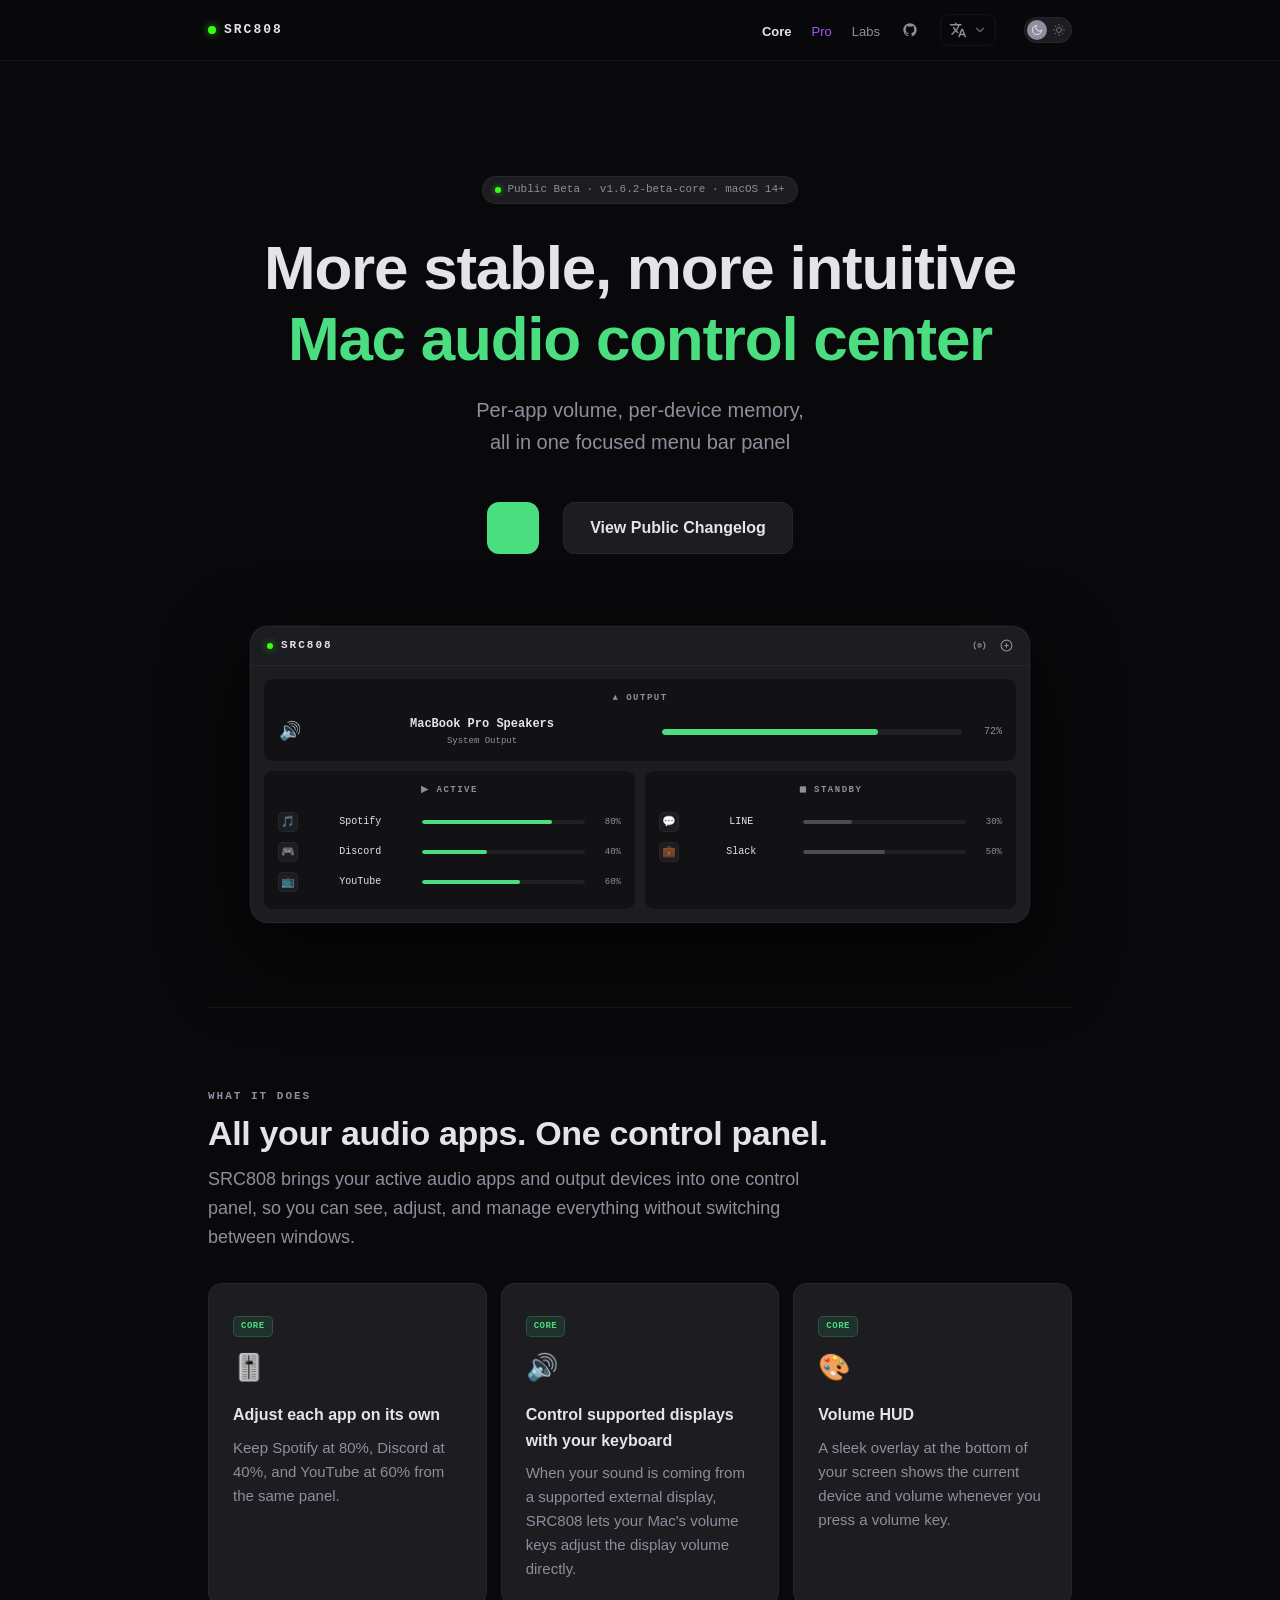
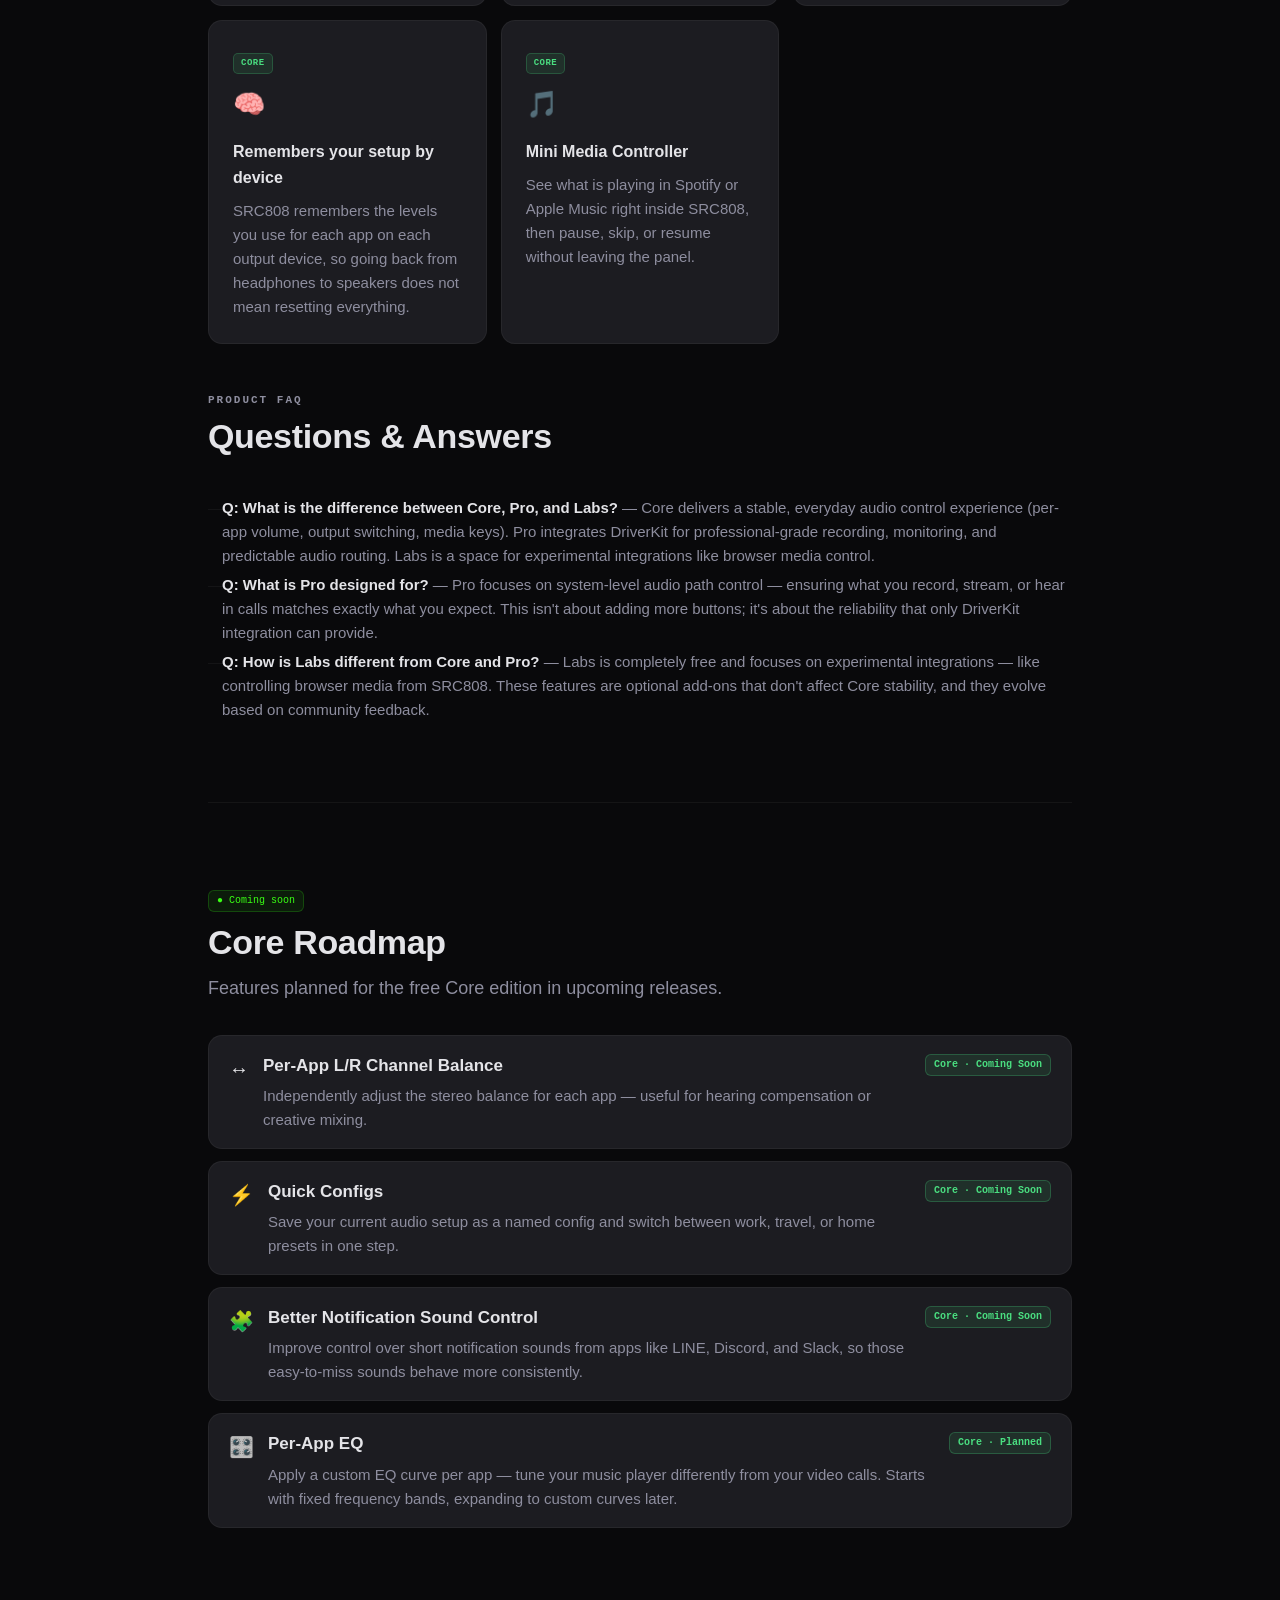
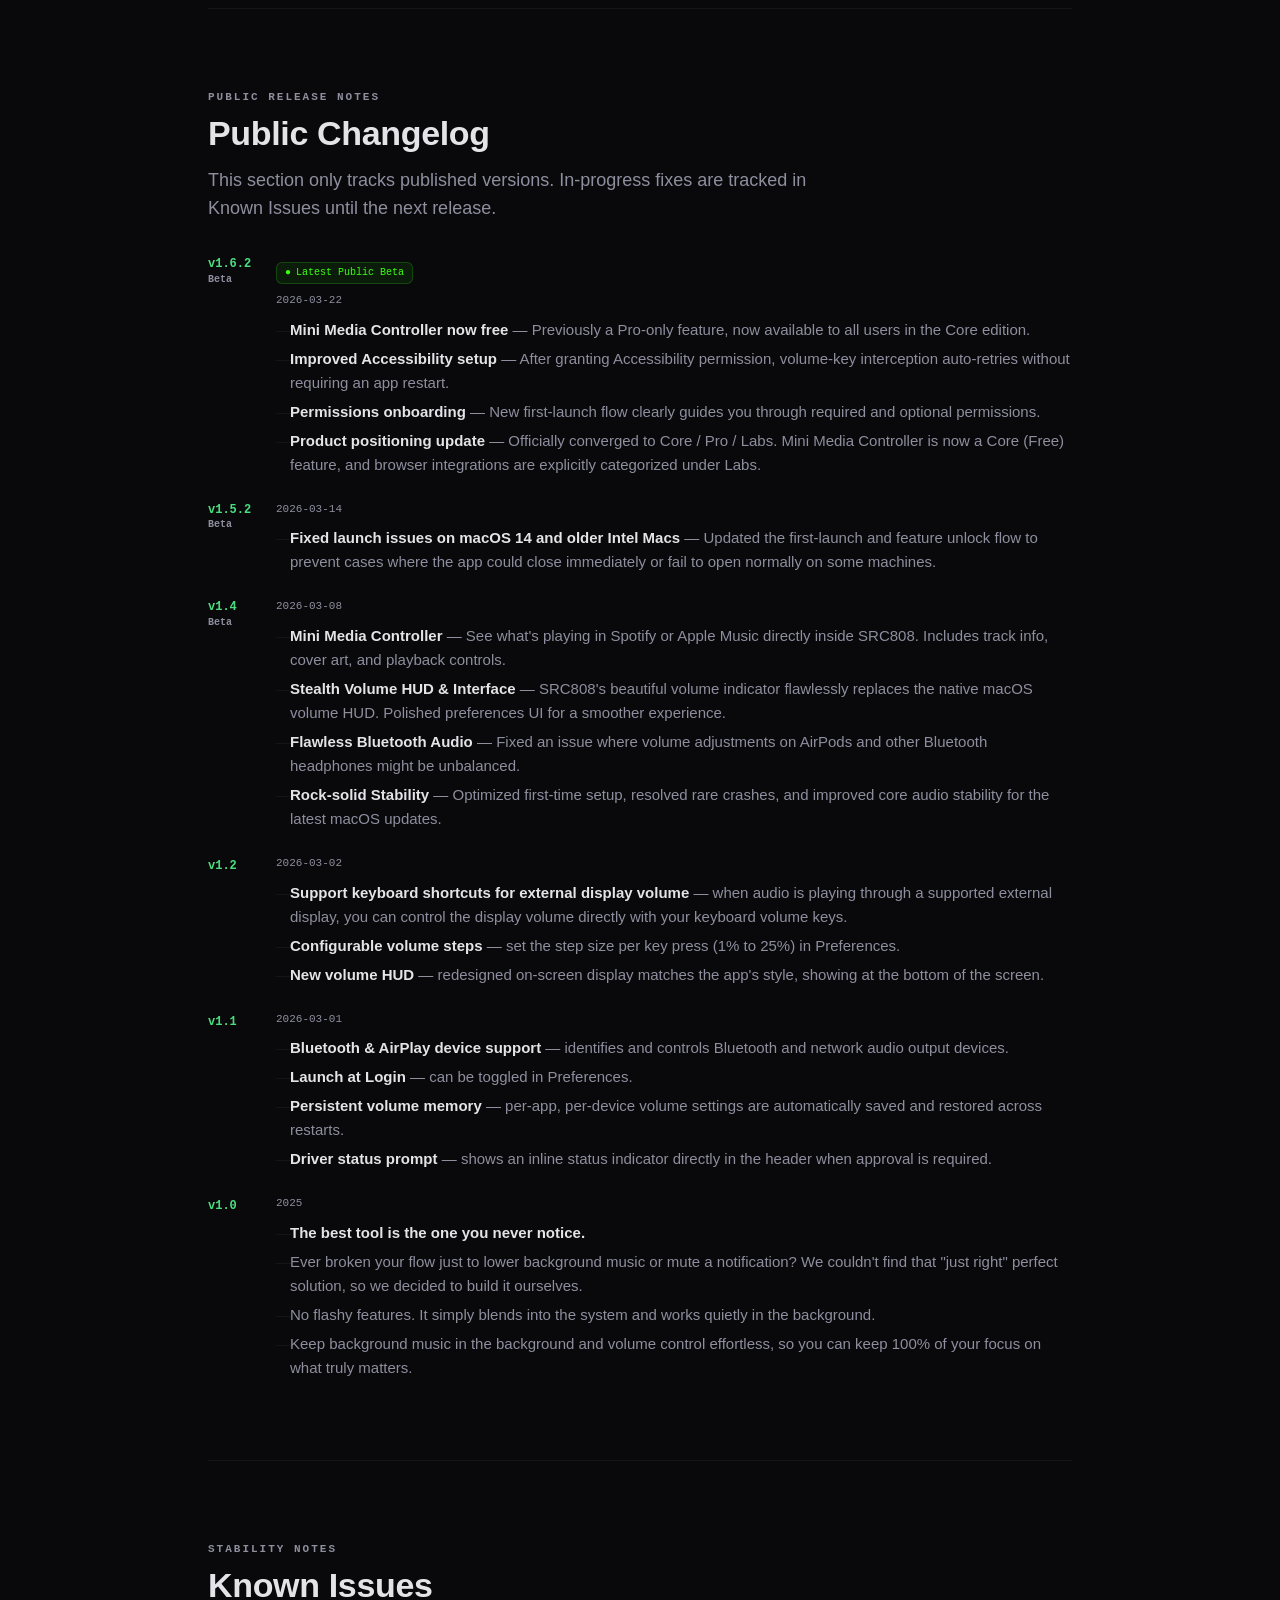
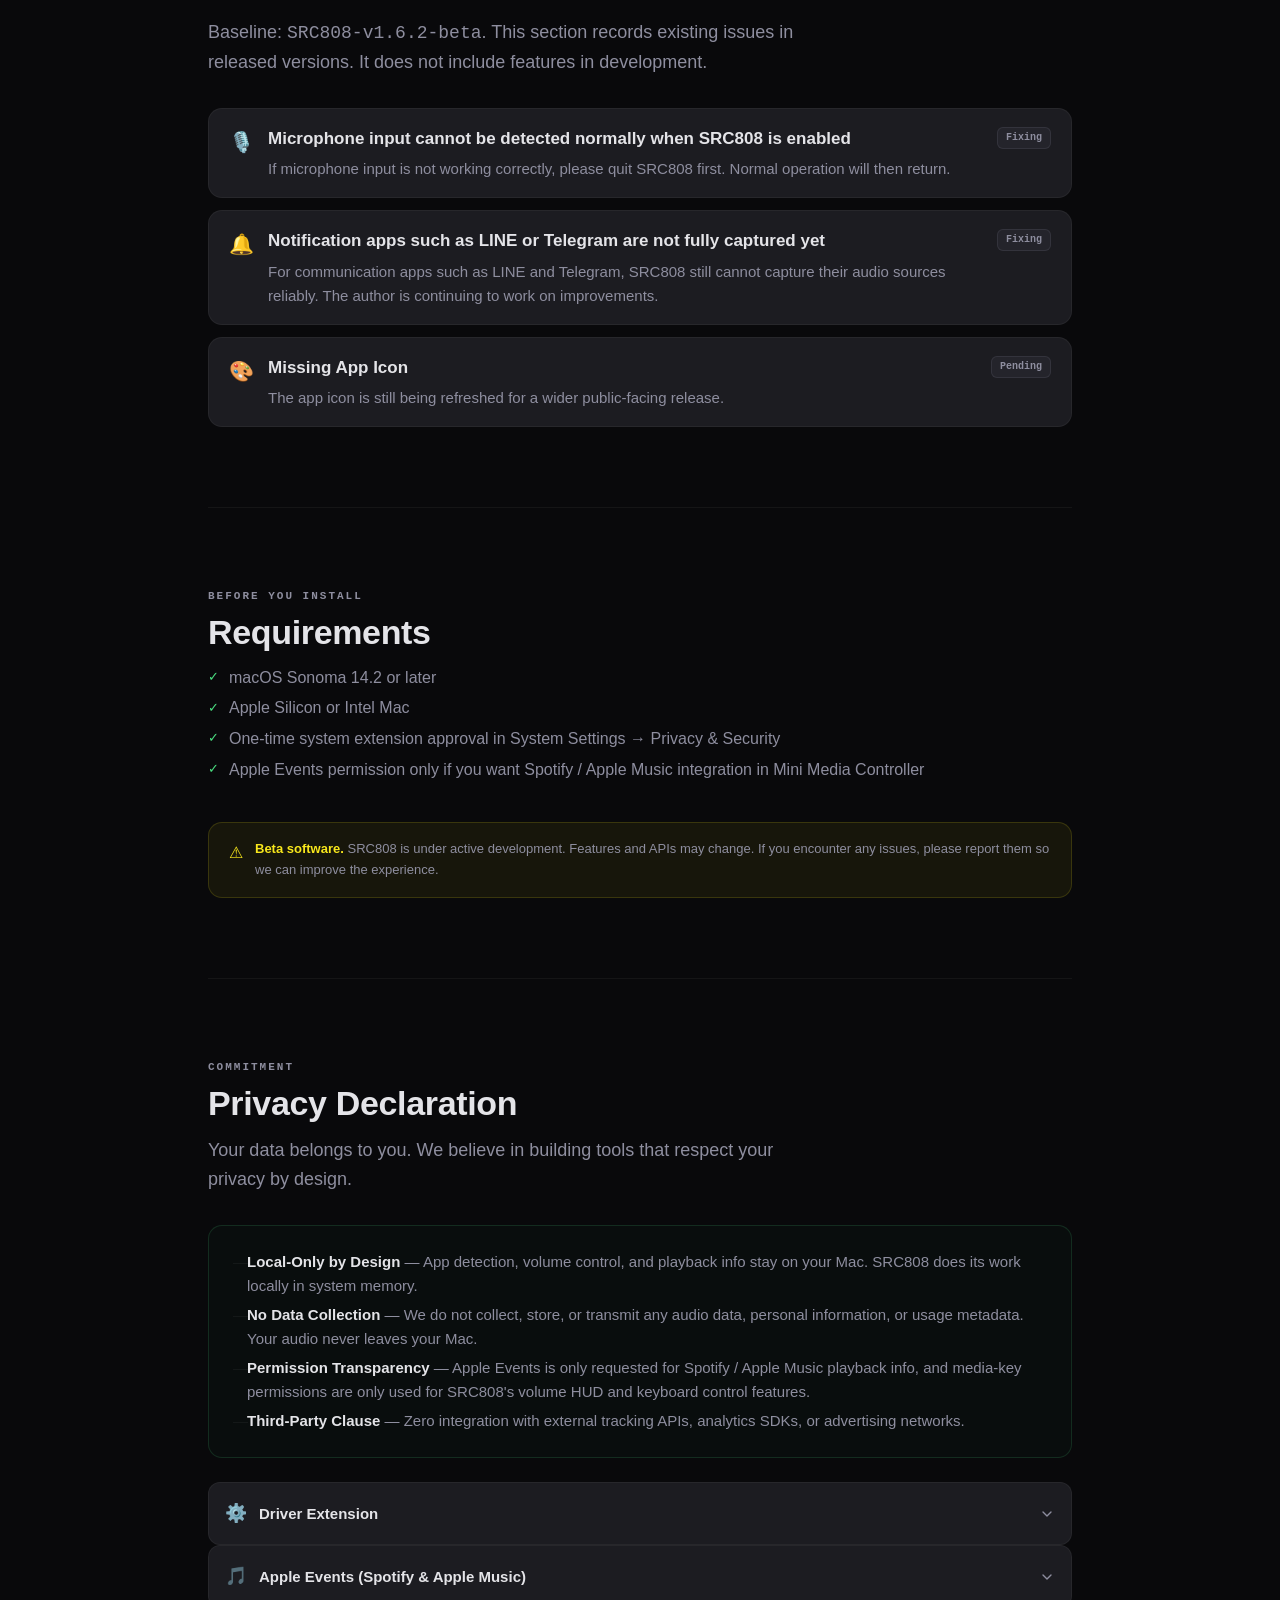
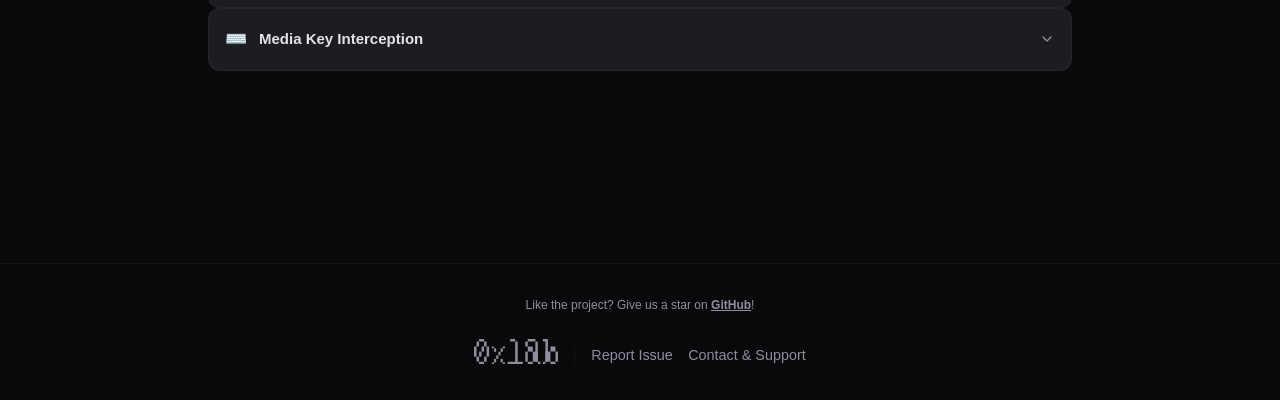
<file: index.html>
<!doctype html>
<html lang="en">

<head>
  <meta charset="UTF-8" />
  <meta name="viewport" content="width=device-width, initial-scale=1.0" />
  <title>SRC808 — Per-App Volume Control for macOS</title>
  <meta name="description"
    content="SRC808 lets you control the volume of every app independently on macOS, remember levels per output device, and add focused Pro media controls in the current public beta." />
  <link rel="canonical" href="https://0xlab-co.github.io/SRC808/" />
  <meta name="theme-color" content="#09090B" />
  <link rel="icon" type="image/svg+xml" href="assets/favicon.svg" />
  <link rel="icon" type="image/png" sizes="32x32" href="assets/favicon-32.png" />
  <link rel="icon" type="image/png" sizes="16x16" href="assets/favicon-16.png" />
  <link rel="apple-touch-icon" sizes="180x180" href="assets/apple-touch-icon.png" />
  <meta property="og:type" content="website" />
  <meta property="og:url" content="https://0xlab-co.github.io/SRC808/" />
  <meta property="og:site_name" content="SRC808" />
  <meta property="og:title" content="SRC808 — Per-App Volume Control for macOS" />
  <meta property="og:description"
    content="Control every app's volume independently on macOS, keep levels per output device, and add focused Pro media controls from one menu bar panel." />
  <meta property="og:image" content="https://0xlab-co.github.io/SRC808/assets/SRC808.png" />
  <meta property="og:image:type" content="image/png" />
  <meta property="og:image:width" content="3412" />
  <meta property="og:image:height" content="1896" />
  <meta property="og:image:alt" content="SRC808 social preview card showing per-app volume controls on macOS." />
  <meta name="twitter:card" content="summary_large_image" />
  <meta name="twitter:title" content="SRC808 — Per-App Volume Control for macOS" />
  <meta name="twitter:description"
    content="Control every app's volume independently on macOS, keep levels per output device, and add focused Pro media controls from one menu bar panel." />
  <meta name="twitter:image" content="https://0xlab-co.github.io/SRC808/assets/SRC808.png" />
  <meta name="twitter:image:alt" content="SRC808 social preview card showing per-app volume controls on macOS." />

  <link rel="stylesheet" href="css/style.css" />
</head>

<body class="lang-en">
  <site-header></site-header>

  <!-- Hero -->
  <div class="container">
    <section class="hero">
      <div class="hero-badge">
        <span class="dot"></span>
        Public Beta · v1.6.2-beta-core · macOS 14+
      </div>

      <h1 data-lang="en">
        More stable, more intuitive<br /><span>Mac audio control center</span>
      </h1>
      <h1 data-lang="zh">更穩、更直覺的<br /><span>Mac 音訊控制中心</span></h1>
      <h1 data-lang="zh-CN">更稳、更直觉的<br /><span>Mac 音频控制中心</span></h1>
      <h1 data-lang="ja">
        より安定した、直感的な<br /><span>Mac オーディオコントロール</span>
      </h1>
      <h1 data-lang="ko">더 안정적이고 직관적인<br /><span>Mac 오디오 컨트롤 센터</span></h1>

      <p class="hero-sub" data-lang="en">
        Per-app volume, per-device memory,<br />
        all in one focused menu bar panel
      </p>
      <p class="hero-sub" data-lang="zh">
        把每個 App、每個裝置的音量記憶，<br />
        集中在同一個選單列面板裡
      </p>
      <p class="hero-sub" data-lang="zh-CN">
        把每个 App 的音量、每台设备的音量记忆，<br />
        集中在同一个菜单栏面板里
      </p>
      <p class="hero-sub" data-lang="ja">
        アプリごとの音量とデバイスごとの音量記憶を、<br />
        ひとつのメニューバーパネルに集約します
      </p>
      <p class="hero-sub" data-lang="ko">
        앱별 볼륨과 기기별 볼륨 기억을,<br />
        하나의 메뉴 막대 패널에 모아 관리합니다
      </p>

      <div class="hero-cta">
        <a id="heroDownloadBtn"
          href="https://github.com/0xlab-co/SRC808/releases/download/v1.6-beta-pro/SRC808-v1.6-beta-pro.dmg"
          class="btn btn-primary" style="margin-right: 12px">
          <span data-lang="en" data-version-text></span>
          <span data-lang="zh" data-version-text></span>
          <span data-lang="zh-CN" data-version-text></span>
          <span data-lang="ja" data-version-text></span>
          <span data-lang="ko" data-version-text></span>
        </a>
        <a href="#changelog" class="btn btn-secondary">
          <span data-lang="en">View Public Changelog</span>
          <span data-lang="zh">查看公開版本紀錄</span>
          <span data-lang="zh-CN">查看公开版本记录</span>
          <span data-lang="ja">公開変更履歴を見る</span>
          <span data-lang="ko">공개 변경 내역 보기</span>
        </a>
      </div>

      <!-- App mockup (UI labels stay in EN) -->
      <div class="mockup">
        <div class="mockup-bar">
          <div class="mockup-brand">
            <span class="nav-dot" style="width: 6px; height: 6px"></span>
            <span class="mockup-title">SRC808</span>
          </div>
          <div class="mockup-icons">
            <svg viewBox="0 0 24 24" fill="none" stroke="currentColor" stroke-width="2">
              <circle cx="12" cy="12" r="3" />
              <path d="M19.07 4.93a10 10 0 0 1 0 14.14M4.93 4.93a10 10 0 0 0 0 14.14" />
            </svg>
            <svg viewBox="0 0 24 24" fill="none" stroke="currentColor" stroke-width="2">
              <circle cx="12" cy="12" r="10" />
              <line x1="12" y1="8" x2="12" y2="16" />
              <line x1="8" y1="12" x2="16" y2="12" />
            </svg>
          </div>
        </div>
        <div class="mockup-body">
          <div class="m-card">
            <div class="m-label">▲ OUTPUT</div>
            <div class="m-output-row">
              <div class="m-icon">🔊</div>
              <div class="m-device">
                <div class="m-device-name">MacBook Pro Speakers</div>
                <div class="m-device-sub">System Output</div>
              </div>
              <div class="m-vol-wrap">
                <div class="m-track">
                  <div class="m-fill" style="width: 72%"></div>
                </div>
                <div class="m-pct">72%</div>
              </div>
            </div>
          </div>
          <div class="m-row">
            <div class="m-card">
              <div class="m-label">▶ ACTIVE</div>
              <div class="m-app-row">
                <div class="m-app-icon">🎵</div>
                <div class="m-app-name">Spotify</div>
                <div class="m-app-track">
                  <div class="m-app-fill fill-green" style="width: 80%"></div>
                </div>
                <div class="m-app-pct">80%</div>
              </div>
              <div class="m-app-row">
                <div class="m-app-icon">🎮</div>
                <div class="m-app-name">Discord</div>
                <div class="m-app-track">
                  <div class="m-app-fill fill-green" style="width: 40%"></div>
                </div>
                <div class="m-app-pct">40%</div>
              </div>
              <div class="m-app-row">
                <div class="m-app-icon">📺</div>
                <div class="m-app-name">YouTube</div>
                <div class="m-app-track">
                  <div class="m-app-fill fill-green" style="width: 60%"></div>
                </div>
                <div class="m-app-pct">60%</div>
              </div>
            </div>
            <div class="m-card">
              <div class="m-label">◼ STANDBY</div>
              <div class="m-app-row">
                <div class="m-app-icon">💬</div>
                <div class="m-app-name">LINE</div>
                <div class="m-app-track">
                  <div class="m-app-fill fill-muted" style="width: 30%"></div>
                </div>
                <div class="m-app-pct">30%</div>
              </div>
              <div class="m-app-row">
                <div class="m-app-icon">💼</div>
                <div class="m-app-name">Slack</div>
                <div class="m-app-track">
                  <div class="m-app-fill fill-muted" style="width: 50%"></div>
                </div>
                <div class="m-app-pct">50%</div>
              </div>
            </div>
          </div>
        </div>
      </div>
    </section>

    <!-- Features -->
    <section id="features">
      <div class="section-label" data-lang="en">What it does</div>
      <div class="section-label" data-lang="zh">功能介紹</div>
      <div class="section-label" data-lang="zh-CN">功能介绍</div>
      <div class="section-label" data-lang="ja">機能紹介</div>
      <div class="section-label" data-lang="ko">기능 소개</div>

      <h2 data-lang="en">All your audio apps. One control panel.</h2>
      <h2 data-lang="zh">更穩、更直覺的 Mac 音量與音訊控制中心。</h2>
      <h2 data-lang="zh-CN">把所有音频，集中在同一个面板。</h2>
      <h2 data-lang="ja">すべてのオーディオを、一つのパネルに。</h2>
      <h2 data-lang="ko">모든 오디오를 하나의 패널에서.</h2>

      <p class="section-sub" data-lang="en">
        SRC808 brings your active audio apps and output devices into one
        control panel, so you can see, adjust, and manage everything without
        switching between windows.
      </p>
      <p class="section-sub" data-lang="zh">
        SRC808 會把目前電腦上正在運作的音訊
        App、輸出裝置整理到同一個控制面板裡，讓你不用來回切換視窗，就能直接在這個面板查看、調整與管理。
      </p>
      <p class="section-sub" data-lang="zh-CN">
        SRC808 会把目前电脑上正在运行的音频
        App、输出设备整理到同一个控制面板里，让你不用来回切换窗口，就能直接在这个面板查看、调整与管理。
      </p>
      <p class="section-sub" data-lang="ja">
        SRC808は、現在動作しているオーディオアプリと出力デバイスをひとつのコントロールパネルにまとめます。ウィンドウを行き来しなくても、このパネルから直接確認・調整・管理できます。
      </p>
      <p class="section-sub" data-lang="ko">
        SRC808은 지금 실행 중인 오디오 앱과 출력 장치를 하나의 컨트롤 패널에
        모아 보여줍니다. 창을 오갈 필요 없이 이 패널에서 바로 확인하고,
        조절하고, 관리할 수 있습니다.
      </p>

      <div class="features">
        <div class="feature-card">
          <span class="feature-tag tag-core">Core</span>
          <span class="feature-icon">🎚️</span>
          <div class="feature-title">
            <span data-lang="en">Adjust each app on its own</span>
            <span data-lang="zh">控制個別 App 最大音量</span>
            <span data-lang="zh-CN">单独调整每个 App 的音量</span>
            <span data-lang="ja">アプリごとに音量を調整</span>
            <span data-lang="ko">앱마다 볼륨 조절</span>
          </div>
          <div class="feature-desc">
            <span data-lang="en">Keep Spotify at 80%, Discord at 40%, and YouTube at 60% from
              the same panel.</span>
            <span data-lang="zh">Spotify 80%、Discord 40%、YouTube
              60%——同時進行，各自獨立。</span>
            <span data-lang="zh-CN">在同一个面板里，就能让 Spotify 维持 80%、Discord 40%、YouTube
              60%。</span>
            <span data-lang="ja">同じパネルから、Spotifyは80%、Discordは40%、YouTubeは60%というように整えられます。</span>
            <span data-lang="ko">같은 패널에서 Spotify 80%, Discord 40%, YouTube 60%처럼 앱마다
              다르게 맞출 수 있습니다.</span>
          </div>
        </div>
        <div class="feature-card">
          <span class="feature-tag tag-core">Core</span>
          <span class="feature-icon">🔊</span>
          <div class="feature-title">
            <span data-lang="en">Control supported displays with your keyboard</span>
            <span data-lang="zh">用鍵盤直接控制外接螢幕音量</span>
            <span data-lang="zh-CN">用键盘直接控制外接显示器音量</span>
            <span data-lang="ja">対応ディスプレイの音量をキーボードで操作</span>
            <span data-lang="ko">지원되는 외부 디스플레이 볼륨을 키보드로 조절</span>
          </div>
          <div class="feature-desc">
            <span data-lang="en">When your sound is coming from a supported external display,
              SRC808 lets your Mac's volume keys adjust the display volume
              directly.</span>
            <span data-lang="zh">當聲音輸出到支援的外接螢幕時，SRC808 可以讓 Mac
              鍵盤上的音量鍵直接控制螢幕音量。</span>
            <span data-lang="zh-CN">当声音输出到支持的外接显示器时，SRC808 可以让 Mac
              键盘上的音量键直接控制显示器音量。</span>
            <span data-lang="ja">音声の出力先が対応する外部ディスプレイなら、Macの音量キーでそのままディスプレイ音量を調整できます。</span>
            <span data-lang="ko">소리가 지원되는 외부 디스플레이로 나가고 있다면, Mac의 볼륨
              키로 그 디스플레이 볼륨을 바로 조절할 수 있습니다.</span>
          </div>
        </div>
        <div class="feature-card">
          <span class="feature-tag tag-core">Core</span>
          <span class="feature-icon">🎨</span>
          <div class="feature-title">
            <span data-lang="en">Volume HUD</span>
            <span data-lang="zh">音量 HUD 提示</span>
            <span data-lang="zh-CN">音量 HUD 提示</span>
            <span data-lang="ja">見やすい音量 HUD</span>
            <span data-lang="ko">한눈에 보이는 볼륨 HUD</span>
          </div>
          <div class="feature-desc">
            <span data-lang="en">A sleek overlay at the bottom of your screen shows the current
              device and volume whenever you press a volume key.</span>
            <span data-lang="zh">按下音量鍵時，螢幕底部會顯示簡潔的提示卡片，顯示當前輸出裝置與音量。</span>
            <span data-lang="zh-CN">按下音量键时，屏幕底部会显示简洁的提示卡片，显示当前输出设备与音量。</span>
            <span data-lang="ja">音量キーを押すたびに、画面下部に現在の出力先と音量をすっきり表示します。</span>
            <span data-lang="ko">볼륨 키를 누를 때마다 화면 하단에 현재 출력 장치와 볼륨이
              깔끔하게 표시됩니다.</span>
          </div>
        </div>
        <div class="feature-card">
          <span class="feature-tag tag-core">Core</span>
          <span class="feature-icon">🧠</span>
          <div class="feature-title">
            <span data-lang="en">Remembers your setup by device</span>
            <span data-lang="zh">記住你在每台裝置上的習慣設定</span>
            <span data-lang="zh-CN">记住你在每台设备上的习惯设置</span>
            <span data-lang="ja">デバイスごとの音量記憶</span>
            <span data-lang="ko">기기별 볼륨 기억</span>
          </div>
          <div class="feature-desc">
            <span data-lang="en">SRC808 remembers the levels you use for each app on each output
              device, so going back from headphones to speakers does not mean
              resetting everything.</span>
            <span data-lang="zh">SRC808 會記住你在不同輸出裝置上的各自 App
              慣用音量。從耳機切回喇叭時，不用重新全部調一遍。</span>
            <span data-lang="zh-CN">SRC808 会记住你在不同输出设备上的各自 App
              常用音量。从耳机切回扬声器时，不用重新全部调一遍。</span>
            <span data-lang="ja">SRC808は、出力デバイスごとに各アプリで使っていた音量を記憶します。ヘッドフォンからスピーカーに戻しても、毎回すべてを調整し直す必要はありません。</span>
            <span data-lang="ko">SRC808은 출력 장치마다 앱별로 쓰던 볼륨을 기억합니다.
              헤드폰에서 스피커로 돌아와도 처음부터 다시 전부 맞출 필요가
              없습니다.</span>
          </div>
        </div>
        <div class="feature-card">
          <span class="feature-tag tag-core">Core</span>
          <span class="feature-icon">🎵</span>
          <div class="feature-title">
            <span data-lang="en">Mini Media Controller</span>
            <span data-lang="zh">Mini Media Controller</span>
            <span data-lang="zh-CN">Mini Media Controller</span>
            <span data-lang="ja">ミニメディアコントローラー</span>
            <span data-lang="ko">미니 미디어 컨트롤러</span>
          </div>
          <div class="feature-desc">
            <span data-lang="en">See what is playing in Spotify or Apple Music right inside
              SRC808, then pause, skip, or resume without leaving the
              panel.</span>
            <span data-lang="zh">在 SRC808 面板內直接查看 Spotify 或 Apple Music
              的播放內容並控制播放，無需切換視窗。</span>
            <span data-lang="zh-CN">直接在 SRC808 面板内查看 Spotify 或 Apple Music
              的当前播放内容，并在不切换窗口的情况下控制播放。</span>
            <span data-lang="ja">SRC808パネル内でSpotifyやApple
              Musicの再生内容を確認し、そのまま再生・一時停止・スキップを操作できます。</span>
            <span data-lang="ko">SRC808 패널 안에서 Spotify 또는 Apple Music의 재생 내용을 바로
              보고, 창을 전환하지 않고 재생을 제어할 수 있습니다.</span>
          </div>
        </div>
      </div>
      <!-- FAQ -->
      <section id="faq" style="padding-top: 48px; padding-bottom: 80px;">
        <div class="section-label" data-lang="en">Product FAQ</div>
        <div class="section-label" data-lang="zh">產品常見問答</div>
        <div class="section-label" data-lang="zh-CN">产品常见问答</div>
        <div class="section-label" data-lang="ja">よくある質問</div>
        <div class="section-label" data-lang="ko">자주 묻는 질문</div>

        <h2 data-lang="en">Questions & Answers</h2>
        <h2 data-lang="zh">產品常見問答</h2>
        <h2 data-lang="zh-CN">产品常见问答</h2>
        <h2 data-lang="ja">よくあるご質問</h2>
        <h2 data-lang="ko">자주 묻는 질문</h2>

        <ul class="cl-items" data-lang="en" style="margin-top: 32px;">
          <li><strong>Q: What is the difference between Core, Pro, and Labs?</strong> — Core delivers a stable, everyday
            audio control experience (per-app volume, output switching, media keys). Pro integrates DriverKit for
            professional-grade recording, monitoring, and predictable audio routing. Labs is a space for experimental
            integrations like browser media control.</li>
          <li><strong>Q: What is Pro designed for?</strong> — Pro focuses on system-level audio path control — ensuring
            what you record, stream, or hear in calls matches exactly what you expect. This isn't about adding more
            buttons; it's about the reliability that only DriverKit integration can provide.</li>
          <li><strong>Q: How is Labs different from Core and Pro?</strong> — Labs is completely free and focuses on
            experimental integrations — like controlling browser media from SRC808. These features are optional add-ons
            that don't affect Core stability, and they evolve based on community feedback.</li>
        </ul>
        <ul class="cl-items" data-lang="zh" style="margin-top: 32px;">
          <li><strong>Q: Core / Pro / Labs 各自有什麼區別？</strong>——Core 專注於提供穩定的日常音訊控制體驗——各 App 獨立音量、輸出裝置切換、媒體鍵整合。Pro 整合
            DriverKit 系統層級架構，提供專業級的錄製、監聽與可預測的音訊路由能力。Labs 則是探索額外擴充（如瀏覽器媒體控制）的實驗場。</li>
          <li><strong>Q: Pro 版的應用方向為何？</strong>——Pro 版聚焦在系統層級的音訊路徑控制——讓錄製、直播、通話場景下的聲音輸出，與你實際聽到的完全一致。這不是介面功能的堆疊，而是底層
            DriverKit 架構帶來的可靠性升級。</li>
          <li><strong>Q: Labs 的功能與上述兩者有什麼差異呢？</strong>——Labs 完全免費，專注於實驗性的擴充整合——例如從 SRC808 面板直接控制瀏覽器內的媒體播放。這些功能不影響 Core
            的穩定性，屬於可選的附加體驗，並會根據社群回饋持續演進。</li>
        </ul>
        <ul class="cl-items" data-lang="zh-CN" style="margin-top: 32px;">
          <li><strong>Q: Core / Pro / Labs 各自有什么区别？</strong>——Core 专注于提供稳定的日常音频控制体验——各 App 独立音量、输出设备切换、媒体键整合。Pro 整合
            DriverKit 系统层级架构，提供专业级的录制、监听与可预测的音频路由能力。Labs 则是探索额外扩展（如浏览器媒体控制）的实验场。</li>
          <li><strong>Q: Pro 版的应用方向是什么？</strong>——Pro 版聚焦在系统层级的音频路径控制——让录制、直播、通话场景下的声音输出，与你实际听到的完全一致。这不是界面功能的堆叠，而是底层
            DriverKit 架构带来的可靠性升级。</li>
          <li><strong>Q: Labs 的功能与上述两者有什么差异？</strong>——Labs 完全免费，专注于实验性的扩展整合——例如从 SRC808 面板直接控制浏览器内的媒体播放。这些功能不影响 Core
            的稳定性，属于可选的附加体验，并会根据社区反馈持续演进。</li>
        </ul>
        <ul class="cl-items" data-lang="ja" style="margin-top: 32px;">
          <li><strong>Q: Core / Pro / Labs の違いは？</strong> —
            Coreは安定した日常のオーディオ制御体験を提供し、ProはDriverKitによる高度なルーティングと録音を、Labsはブラウザメディア制御などの実験的機能を提供します。</li>
          <li><strong>Q: Proは何のために設計されていますか？</strong> — ProはDriverKitによるシステムレベルのオーディオパス制御に焦点を当て、録音・配信・通話の出力を正確に一致させます。
          </li>
          <li><strong>Q: LabsはCoreやProとどう違いますか？</strong> —
            Labsは完全無料で、ブラウザメディア制御などの実験的統合に焦点を当てています。Coreの安定性には影響せず、コミュニティのフィードバックに基づいて進化します。</li>
        </ul>
        <ul class="cl-items" data-lang="ko" style="margin-top: 32px;">
          <li><strong>Q: Core / Pro / Labs의 차이점은?</strong> — Core는 안정적인 일상 오디오 제어를, Pro는 DriverKit 기반의 전문 라우팅과 녹음을,
            Labs는 브라우저 미디어 제어 등 실험적 기능을 제공합니다.</li>
          <li><strong>Q: Pro는 어떤 용도로 설계되었나요?</strong> — Pro는 시스템 수준의 오디오 경로 제어에 초점을 맞춰, 녹음·스트리밍·통화 시 출력이 정확히 일치하도록 합니다.
          </li>
          <li><strong>Q: Labs는 Core, Pro와 어떻게 다른가요?</strong> — Labs는 완전히 무료이며, 브라우저 미디어 제어 같은 실험적 통합에 초점을 맞춥니다. Core의
            안정성에 영향을 주지 않으며 커뮤니티 피드백을 바탕으로 발전합니다.</li>
        </ul>
      </section>

      <!-- Core Roadmap -->
      <section id="roadmap">
        <div class="cl-badge" style="margin-bottom: 3px">● Coming soon</div>

        <h2>
          <span data-lang="en">Core Roadmap</span>
          <span data-lang="zh">Core 開發路線圖</span>
          <span data-lang="zh-CN">Core 开发路线图</span>
          <span data-lang="ja">Core 開発ロードマップ</span>
          <span data-lang="ko">Core 개발 로드맵</span>
        </h2>

        <p class="section-sub" data-lang="en">
          Features planned for the free Core edition in upcoming releases.
        </p>
        <p class="section-sub" data-lang="zh">
          Core 免費版預計在後續版本推出的功能。
        </p>
        <p class="section-sub" data-lang="zh-CN">
          Core 免费版预计在后续版本推出的功能。
        </p>
        <p class="section-sub" data-lang="ja">
          無料のCore版で今後のリリースに予定されている機能。
        </p>
        <p class="section-sub" data-lang="ko">
          무료 Core 에디션에서 향후 릴리스에 계획된 기능입니다.
        </p>

        <div class="roadmap">
          <div class="rm-item">
            <span class="rm-icon">↔️</span>
            <div class="rm-content">
              <div class="rm-title">
                <span data-lang="en">Per-App L/R Channel Balance</span>
                <span data-lang="zh">各 App 左右聲道調整</span>
                <span data-lang="zh-CN">各 App 左右声道调整</span>
                <span data-lang="ja">アプリごとの L/R バランス</span>
                <span data-lang="ko">앱별 좌우 밸런스 조절</span>
              </div>
              <div class="rm-desc">
                <span data-lang="en">Independently adjust the stereo balance for each app — useful for hearing
                  compensation or creative mixing.</span>
                <span data-lang="zh">為每個 App 獨立調整立體聲左右聲道平衡，適合聽力補償或創意混音使用。</span>
                <span data-lang="zh-CN">为每个 App 独立调整立体声左右声道平衡，适合听力补偿或创意混音使用。</span>
                <span data-lang="ja">各アプリのステレオバランスを独立して調整します。聴力補正やクリエイティブなミキシングに役立ちます。</span>
                <span data-lang="ko">각 앱의 스테레오 밸런스를 독립적으로 조절합니다. 청력 보정이나 창의적인 믹싱에 유용합니다.</span>
              </div>
            </div>
            <span class="rm-tag tag-soon">
              <span data-lang="en">Core · Coming Soon</span>
              <span data-lang="zh">Core · 即將推出</span>
              <span data-lang="zh-CN">Core · 即将推出</span>
              <span data-lang="ja">Core · 近日公開</span>
              <span data-lang="ko">Core · 곧 출시</span>
            </span>
          </div>

          <div class="rm-item">
            <span class="rm-icon">⚡</span>
            <div class="rm-content">
              <div class="rm-title">
                <span data-lang="en">Quick Configs</span>
                <span data-lang="zh">快速情境切換</span>
                <span data-lang="zh-CN">快速情境切换</span>
                <span data-lang="ja">クイック設定</span>
                <span data-lang="ko">빠른 설정 전환</span>
              </div>
              <div class="rm-desc">
                <span data-lang="en">Save your current audio setup as a named config and switch between work, travel, or
                  home presets in one step.</span>
                <span data-lang="zh">把目前整套音訊設定儲存成命名情境，一鍵在工作、出差或在家的配置之間切換。</span>
                <span data-lang="zh-CN">把目前整套音频设置保存成命名情境，一键在工作、出差或在家的配置之间切换。</span>
                <span data-lang="ja">現在のオーディオ設定全体を名前付き構成として保存し、仕事・出張・自宅などのプリセットをワンステップで切り替えます。</span>
                <span data-lang="ko">현재 오디오 설정 전체를 이름 있는 구성으로 저장하고, 업무·이동·집 등 프리셋을 한 번에 전환합니다.</span>
              </div>
            </div>
            <span class="rm-tag tag-soon">
              <span data-lang="en">Core · Coming Soon</span>
              <span data-lang="zh">Core · 即將推出</span>
              <span data-lang="zh-CN">Core · 即将推出</span>
              <span data-lang="ja">Core · 近日公開</span>
              <span data-lang="ko">Core · 곧 출시</span>
            </span>
          </div>

          <div class="rm-item">
            <span class="rm-icon">🧩</span>
            <div class="rm-content">
              <div class="rm-title">
                <span data-lang="en">Better Notification Sound Control</span>
                <span data-lang="zh">通訊軟體通知音控制改善</span>
                <span data-lang="zh-CN">通讯软件通知音控制改善</span>
                <span data-lang="ja">通知音コントロールの改善</span>
                <span data-lang="ko">알림음 제어 개선</span>
              </div>
              <div class="rm-desc">
                <span data-lang="en">Improve control over short notification sounds from apps like LINE, Discord, and
                  Slack, so those easy-to-miss sounds behave more consistently.</span>
                <span data-lang="zh">針對 LINE、Discord、Slack 這類通訊軟體的短通知音做加強，目標是讓這些容易漏掉的聲音也能更穩定地被控制到。</span>
                <span data-lang="zh-CN">针对 LINE、Discord、Slack 这类通讯软件的短通知音做加强，目标是让这些容易漏掉的声音也能更稳定地被控制到。</span>
                <span
                  data-lang="ja">通知音が独立したヘルパープロセスから再生されるコミュニケーションアプリ向けの研究項目です。LINE、Discord、Slackなどの短い通知音をより確実に制御することを目指します。</span>
                <span data-lang="ko">알림음이 별도 헬퍼 프로세스에서 재생되는 커뮤니케이션 앱을 위한 연구 항목입니다. LINE, Discord, Slack 같은 앱의 짧은 알림음을 더
                  안정적으로 제어하는 것이 목표입니다.</span>
              </div>
            </div>
            <span class="rm-tag tag-soon">
              <span data-lang="en">Core · Coming Soon</span>
              <span data-lang="zh">Core · 即將推出</span>
              <span data-lang="zh-CN">Core · 即将推出</span>
              <span data-lang="ja">Core · 近日公開</span>
              <span data-lang="ko">Core · 곧 출시</span>
            </span>
          </div>

          <div class="rm-item">
            <span class="rm-icon">🎛️</span>
            <div class="rm-content">
              <div class="rm-title">
                <span data-lang="en">Per-App EQ</span>
                <span data-lang="zh">各 App 獨立等化器</span>
                <span data-lang="zh-CN">各 App 独立均衡器</span>
                <span data-lang="ja">アプリごとの EQ</span>
                <span data-lang="ko">앱별 독립 EQ</span>
              </div>
              <div class="rm-desc">
                <span data-lang="en">Apply a custom EQ curve per app — tune your music player differently from your
                  video calls. Starts with fixed frequency bands, expanding to custom curves later.</span>
                <span data-lang="zh">為每個 App 套用獨立的 EQ 曲線——讓音樂播放器和視訊通話可以分開調音。先從固定頻段開始，再逐步擴充自定義曲線。</span>
                <span data-lang="zh-CN">为每个 App 套用独立的 EQ 曲线——让音乐播放器和视频通话可以分开调音。先从固定频段开始，再逐步扩充自定义曲线。</span>
                <span
                  data-lang="ja">アプリごとに独立したEQカーブを適用します。音楽プレーヤーとビデオ通話を別々にチューニングできます。まず固定周波数帯から始め、後にカスタムカーブへ拡張します。</span>
                <span data-lang="ko">앱별로 독립적인 EQ 커브를 적용합니다. 음악 플레이어와 화상 통화를 따로 조정할 수 있습니다. 고정 주파수 밴드로 시작해 이후 커스텀 커브로
                  확장합니다.</span>
              </div>
            </div>
            <span class="rm-tag tag-soon">
              <span data-lang="en">Core · Planned</span>
              <span data-lang="zh">Core · 規劃中</span>
              <span data-lang="zh-CN">Core · 规划中</span>
              <span data-lang="ja">Core · 計画中</span>
              <span data-lang="ko">Core · 계획됨</span>
            </span>
          </div>
        </div>
      </section>

      <!-- Changelog -->
      <section id="changelog">
        <div class="section-label" data-lang="en">Public Release Notes</div>
        <div class="section-label" data-lang="zh">Public Release Notes</div>
        <div class="section-label" data-lang="zh-CN">Public Release Notes</div>
        <div class="section-label" data-lang="ja">Public Release Notes</div>
        <div class="section-label" data-lang="ko">Public Release Notes</div>

        <h2>
          <span data-lang="en">Public Changelog</span>
          <span data-lang="zh">公開發佈記錄</span>
          <span data-lang="zh-CN">公开发布记录</span>
          <span data-lang="ja">公開変更履歴</span>
          <span data-lang="ko">공개 변경 내역</span>
        </h2>
        <p class="section-sub" data-lang="en">
          This section only tracks published versions. In-progress fixes are
          tracked in Known Issues until the next release.
        </p>
        <p class="section-sub" data-lang="zh">
          此區僅記錄「已發佈」版本；尚未發佈的修正會先記錄在「已知問題」區塊，待下版一併釋出。
        </p>
        <p class="section-sub" data-lang="zh-CN">
          此区仅记录“已发布”版本；尚未发布的修正会先记录在“已知问题”区块，待下版一并释出。
        </p>
        <p class="section-sub" data-lang="ja">
          このセクションでは公開されたバージョンのみを追跡します。進行中の修正は、次のリリースまで「既知の問題」で追跡されます。
        </p>
        <p class="section-sub" data-lang="ko">
          이 섹션에서는 공개된 버전만 추적합니다. 진행 중인 수정 사항은 다음
          릴리스 전까지 '알려진 문제'에서 추적됩니다.
        </p>

        <div class="changelog">
          <div class="cl-entry">
            <div class="cl-version" style="line-height: 1.2">
              v1.6.2<br /><span style="font-size: 10px; color: var(--muted)">Beta</span>
            </div>
            <div class="cl-body">
              <div class="cl-badge">
                ●
                <span data-lang="en">Latest Public Beta</span>
                <span data-lang="zh">目前公開 Beta</span>
                <span data-lang="zh-CN">目前公开 Beta</span>
                <span data-lang="ja">最新の公開ベータ</span>
                <span data-lang="ko">최신 공개 베타</span>
              </div>
              <div class="cl-date">2026-03-22</div>
              <ul class="cl-items" data-lang="en">
                <li>
                  <strong>Mini Media Controller now free</strong> — Previously a Pro-only feature, now available to all
                  users in the Core edition.
                </li>
                <li>
                  <strong>Improved Accessibility setup</strong> — After granting Accessibility permission, volume-key
                  interception auto-retries without requiring an app restart.
                </li>
                <li>
                  <strong>Permissions onboarding</strong> — New first-launch flow clearly guides you through required
                  and optional permissions.
                </li>
                <li>
                  <strong>Product positioning update</strong> — Officially converged to Core / Pro / Labs. Mini Media
                  Controller is now a Core (Free) feature, and browser integrations are explicitly categorized under
                  Labs.
                </li>
              </ul>
              <ul class="cl-items" data-lang="zh">
                <li>
                  <strong>Mini Media Controller 免費開放</strong>——原為 Pro 專屬功能，現已開放給所有 Core 版使用者。
                </li>
                <li>
                  <strong>輔助使用權限自動偵測</strong>——授予「輔助使用」權限後，音量鍵攔截自動重試生效，無需手動重啟 App。
                </li>
                <li>
                  <strong>全新權限引導流程</strong>——首次啟動時清楚引導必要與選用權限的設定步驟。
                </li>
                <li>
                  <strong>產品定位正式收斂</strong>——正式劃分為 Core / Pro / Labs 三層架構。Mini Media Controller 歸入 Core（免費），瀏覽器整合歸入
                  Labs。
                </li>
              </ul>
              <ul class="cl-items" data-lang="zh-CN">
                <li>
                  <strong>Mini Media Controller 免费开放</strong>——原为 Pro 专属功能，现已开放给所有 Core 版用户。
                </li>
                <li>
                  <strong>辅助使用权限自动检测</strong>——授予「辅助使用」权限后，音量键拦截自动重试生效，无需手动重启 App。
                </li>
                <li>
                  <strong>全新权限引导流程</strong>——首次启动时清楚引导必要与选用权限的设置步骤。
                </li>
                <li>
                  <strong>产品定位正式收敛</strong>——正式划分为 Core / Pro / Labs 三层架构。Mini Media Controller 归入 Core（免费），浏览器整合归入
                  Labs。
                </li>
              </ul>
              <ul class="cl-items" data-lang="ja">
                <li>
                  <strong>Mini Media Controller が無料化</strong> — 以前はPro限定の機能でしたが、Core版のすべてのユーザーに開放されました。
                </li>
                <li>
                  <strong>アクセシビリティ設定の改善</strong> — アクセシビリティ権限を許可した後、音量キーの制御が自動で有効になり、アプリの再起動が不要になりました。
                </li>
                <li>
                  <strong>権限オンボーディング</strong> — 初回起動時に必要な権限とオプション権限を明確にガイドするフローを追加しました。
                </li>
                <li>
                  <strong>製品ポジショニングの更新</strong> — Core / Pro / Labs の3層に正式統合。
                </li>
              </ul>
              <ul class="cl-items" data-lang="ko">
                <li>
                  <strong>Mini Media Controller 무료 개방</strong> — 이전에는 Pro 전용 기능이었으나, 이제 Core 에디션의 모든 사용자에게 제공됩니다.
                </li>
                <li>
                  <strong>접근성 설정 개선</strong> — 접근성 권한 부여 후 볼륨 키 제어가 자동으로 재시도되어 앱 재시작이 필요 없습니다.
                </li>
                <li>
                  <strong>권한 온보딩</strong> — 첫 실행 시 필수 및 선택 권한을 명확하게 안내하는 흐름을 추가했습니다.
                </li>
                <li>
                  <strong>제품 포지셔닝 업데이트</strong> — Core / Pro / Labs 3계층으로 공식 통합.
                </li>
              </ul>
            </div>
          </div>

          <div class="cl-entry">
            <div class="cl-version" style="line-height: 1.2">
              v1.5.2<br /><span style="font-size: 10px; color: var(--muted)">Beta</span>
            </div>
            <div class="cl-body">
              <div class="cl-date">2026-03-14</div>
              <ul class="cl-items" data-lang="en">
                <li>
                  <strong>Fixed launch issues on macOS 14 and older Intel
                    Macs</strong>
                  — Updated the first-launch and feature unlock flow to prevent
                  cases where the app could close immediately or fail to open
                  normally on some machines.
                </li>
              </ul>
              <ul class="cl-items" data-lang="zh">
                <li>
                  <strong>修正 macOS 14 與舊款 Intel Mac 的啟動問題</strong>——調整首次啟動與功能解鎖流程，解決部分裝置上可能直接關閉或無法正常開啟的情況。
                </li>
              </ul>
              <ul class="cl-items" data-lang="zh-CN">
                <li>
                  <strong>修复 macOS 14 与旧款 Intel Mac 的启动问题</strong>——调整首次启动与功能解锁流程，解决部分设备上可能直接关闭或无法正常打开的情况。
                </li>
              </ul>
              <ul class="cl-items" data-lang="ja">
                <li>
                  <strong>macOS 14 と旧型 Intel Mac の起動問題を修正</strong> —
                  初回起動と機能アンロックの流れを見直し、一部の環境でアプリがすぐ終了したり正常に開けなかったりする問題を解消しました。
                </li>
              </ul>
              <ul class="cl-items" data-lang="ko">
                <li>
                  <strong>macOS 14 및 구형 Intel Mac의 실행 문제 수정</strong> —
                  첫 실행과 기능 활성화 흐름을 조정해 일부 기기에서 앱이 바로
                  종료되거나 정상적으로 열리지 않던 문제를 해결했습니다.
                </li>
              </ul>
            </div>
          </div>

          <div class="cl-entry">
            <div class="cl-version" style="line-height: 1.2">
              v1.4<br /><span style="font-size: 10px; color: var(--muted)">Beta</span>
            </div>
            <div class="cl-body">
              <div class="cl-date">2026-03-08</div>
              <ul class="cl-items" data-lang="en">
                <li>
                  <strong>Mini Media Controller</strong> — See what's
                  playing in Spotify or Apple Music directly inside SRC808.
                  Includes track info, cover art, and playback controls.
                </li>
                <li>
                  <strong>Stealth Volume HUD & Interface</strong> — SRC808's
                  beautiful volume indicator flawlessly replaces the native
                  macOS volume HUD. Polished preferences UI for a smoother
                  experience.
                </li>
                <li>
                  <strong>Flawless Bluetooth Audio</strong> — Fixed an issue
                  where volume adjustments on AirPods and other Bluetooth
                  headphones might be unbalanced.
                </li>
                <li>
                  <strong>Rock-solid Stability</strong> — Optimized first-time
                  setup, resolved rare crashes, and improved core audio
                  stability for the latest macOS updates.
                </li>
              </ul>
              <ul class="cl-items" data-lang="zh">
                <li>
                  <strong>Mini Media Controller</strong>——直接在 SRC808
                  面板內查看 Spotify 或 Apple Music
                  的現正播放資訊，包含封面與播放控制。
                </li>
                <li>
                  <strong>專屬音量 HUD 與介面優化</strong>——音量提示現在能完美取代系統原生的音量圖示。同時打磨了偏好設定的互動流程與待機應用程式的視覺顯示。
                </li>
                <li>
                  <strong>修正藍牙立體聲</strong>——解決了在 AirPods
                  或藍牙耳機上調整音量時，可能會有些微左右聲道不平衡的問題。
                </li>
                <li>
                  <strong>極致穩定</strong>——優化了首次解鎖功能時的權限請求流程，修復少見的閃退錯誤，全面提升整體穩定度與相容性。
                </li>
              </ul>
              <ul class="cl-items" data-lang="zh-CN">
                <li>
                  <strong>Mini Media Controller</strong>——直接在 SRC808
                  面板内查看 Spotify 或 Apple Music
                  的现正播放信息，包含封面与播放控制。
                </li>
                <li>
                  <strong>专属音量 HUD 与界面优化</strong>——音量提示现在能完美取代系统原生的音量图标。同时打磨了偏好设置的互动流程与待机应用程序的视觉显示。
                </li>
                <li>
                  <strong>修正蓝牙立体声</strong>——解决了在 AirPods
                  或蓝牙耳机上调整音量时，可能会有些微左右声道不平衡的问题。
                </li>
                <li>
                  <strong>极致稳定</strong>——优化了首次解锁功能时的权限请求流程，修复少见的闪退错误，全面提升整体稳定度与兼容性。
                </li>
              </ul>
              <ul class="cl-items" data-lang="ja">
                <li>
                  <strong>ミニメディアコントローラー</strong> —
                  SRC808内でSpotifyやApple
                  Musicの再生中情報を直接確認できます。トラック情報、カバーアート、再生コントロールが含まれます。
                </li>
                <li>
                  <strong>ステルス音量HUDとインターフェース</strong> —
                  macOSのネイティブ音量HUDを完璧に置き換える美しい音量インジケーター。設定UIも洗練されました。
                </li>
                <li>
                  <strong>完璧なBluetoothオーディオ</strong> —
                  AirPodsなどのBluetoothヘッドフォンでの音量調整が不均衡になる問題を修正しました。
                </li>
                <li>
                  <strong>強固な安定性</strong> —
                  初回セットアップの最適化、まれなクラッシュの解消、そして最新のmacOSアップデートに向けた全体的な安定性向上を行いました。
                </li>
              </ul>
              <ul class="cl-items" data-lang="ko">
                <li>
                  <strong>미니 미디어 컨트롤러</strong> — SRC808 내에서
                  Spotify 또는 Apple Music의 재생 중 정보를 직접 확인하세요.
                  트랙 정보, 앨범 아트 및 재생 컨트롤이 포함됩니다.
                </li>
                <li>
                  <strong>스텔스 볼륨 HUD 및 인터페이스</strong> — macOS의 기본
                  볼륨 HUD를 완벽하게 대체하는 아름다운 볼륨 표시기입니다. 설정
                  UI도 개선되었습니다.
                </li>
                <li>
                  <strong>완벽한 블루투스 오디오</strong> — AirPods 및 기타
                  블루투스 헤드폰에서 볼륨 조절이 불균형해지는 문제를
                  수정했습니다.
                </li>
                <li>
                  <strong>강력한 안정성</strong> — 초기 설정을 다듬고 드문
                  충돌을 해결했으며, 최신 macOS 업데이트에서도 전반적인 안정성을
                  높였습니다.
                </li>
              </ul>
            </div>
          </div>

          <div class="cl-entry">
            <div class="cl-version">v1.2</div>
            <div class="cl-body">
              <div class="cl-date">2026-03-02</div>
              <ul class="cl-items" data-lang="en">
                <li>
                  <strong>Support keyboard shortcuts for external display
                    volume</strong>
                  — when audio is playing through a supported external display,
                  you can control the display volume directly with your keyboard
                  volume keys.
                </li>
                <li>
                  <strong>Configurable volume steps</strong> — set the step size
                  per key press (1% to 25%) in Preferences.
                </li>
                <li>
                  <strong>New volume HUD</strong> — redesigned on-screen display
                  matches the app's style, showing at the bottom of the screen.
                </li>
              </ul>
              <ul class="cl-items" data-lang="zh">
                <li>
                  <strong>支援外接螢幕調整音量</strong>——當聲音輸出到支援的外接螢幕時，可直接用鍵盤音量鍵控制螢幕音量。
                </li>
                <li>
                  <strong>可自定音量步幅</strong>——在偏好設定中設定每次按鍵增減幅度（1%～25%）。
                </li>
                <li>
                  <strong>全新音量 HUD</strong>——重新設計的提示介面，與 App
                  風格一致，顯示於螢幕底部。
                </li>
              </ul>
              <ul class="cl-items" data-lang="zh-CN">
                <li>
                  <strong>支持用键盘快捷键调整外接显示器音量</strong>——当声音输出到支持的外接显示器时，可直接用键盘音量键控制显示器音量。
                </li>
                <li>
                  <strong>可自定义音量步幅</strong>——在偏好设置中设定每次按键增减幅度（1%～25%）。
                </li>
                <li>
                  <strong>全新音量 HUD</strong>——重新设计的提示界面，与 App
                  风格一致，显示于屏幕底部。
                </li>
              </ul>
              <ul class="cl-items" data-lang="ja">
                <li>
                  <strong>外部ディスプレイ音量のキーボード操作に対応</strong> —
                  音声の出力先が対応する外部ディスプレイなら、キーボードの音量キーでそのままディスプレイ音量を調整できます。
                </li>
                <li>
                  <strong>設定可能な音量ステップ</strong> —
                  キーを押すごとのステップサイズ（1%〜25%）を設定できます。
                </li>
                <li>
                  <strong>新しい音量HUD</strong> —
                  アプリのスタイルに合わせた新しい画面表示。
                </li>
              </ul>
              <ul class="cl-items" data-lang="ko">
                <li>
                  <strong>외부 디스플레이 볼륨 키보드 조절 지원</strong> —
                  소리가 지원되는 외부 디스플레이로 나갈 때 키보드의 볼륨 키로
                  디스플레이 볼륨을 직접 조절할 수 있습니다.
                </li>
                <li>
                  <strong>구성 가능한 볼륨 단계</strong> — 키 누름당 단계
                  크기(1%~25%)를 설정할 수 있습니다.
                </li>
                <li>
                  <strong>새로운 볼륨 HUD</strong> — 앱 스타일에 맞춘 새로운
                  화면 표시 디자인.
                </li>
              </ul>
            </div>
          </div>

          <div class="cl-entry">
            <div class="cl-version">v1.1</div>
            <div class="cl-body">
              <div class="cl-date">2026-03-01</div>
              <ul class="cl-items" data-lang="en">
                <li>
                  <strong>Bluetooth &amp; AirPlay device support</strong> —
                  identifies and controls Bluetooth and network audio output
                  devices.
                </li>
                <li>
                  <strong>Launch at Login</strong> — can be toggled in
                  Preferences.
                </li>
                <li>
                  <strong>Persistent volume memory</strong> — per-app,
                  per-device volume settings are automatically saved and
                  restored across restarts.
                </li>
                <li>
                  <strong>Driver status prompt</strong> — shows an inline status
                  indicator directly in the header when approval is required.
                </li>
              </ul>
              <ul class="cl-items" data-lang="zh">
                <li>
                  <strong>藍牙與 AirPlay 裝置支援</strong>——識別並控制藍牙及網路音訊輸出裝置。
                </li>
                <li><strong>登入時自動啟動</strong>——可在偏好設定中切換。</li>
                <li>
                  <strong>重啟後保留音量設定</strong>——每個 App
                  在每個裝置上的音量設定均自動儲存與還原。
                </li>
                <li>
                  <strong>驅動程式狀態提示</strong>——需要批准時，在標題列顯示內嵌狀態提示。
                </li>
              </ul>
              <ul class="cl-items" data-lang="zh-CN">
                <li>
                  <strong>蓝牙与 AirPlay 设备支持</strong>——识别并控制蓝牙及网络音频输出设备。
                </li>
                <li><strong>登录时自动启动</strong>——可在偏好设置中切换。</li>
                <li>
                  <strong>重启后保留音量设置</strong>——每个 App
                  在每个设备上的音量设置均自动保存与还原。
                </li>
                <li>
                  <strong>驱动程序状态提示</strong>——需要批准时，在标题栏显示内嵌状态提示。
                </li>
              </ul>
              <ul class="cl-items" data-lang="ja">
                <li>
                  <strong>Bluetooth & AirPlayデバイスのサポート</strong> —
                  Bluetoothおよびネットワークオーディオ出力デバイスを識別して制御します。
                </li>
                <li>
                  <strong>ログイン時に起動</strong> —
                  環境設定で切り替え可能です。
                </li>
                <li>
                  <strong>永続的な音量記憶</strong> —
                  再起動後も音量設定が自動的に保存・復元されます。
                </li>
                <li>
                  <strong>ドライバーステータスプロンプト</strong> —
                  承認が必要な場合、ヘッダーに直接ステータスインジケーターを表示します。
                </li>
              </ul>
              <ul class="cl-items" data-lang="ko">
                <li>
                  <strong>블루투스 및 AirPlay 기기 지원</strong> — 블루투스 및
                  네트워크 오디오 출력 기기를 식별하고 제어합니다.
                </li>
                <li>
                  <strong>로그인 시 시작</strong> — 환경 설정에서 전환할 수
                  있습니다.
                </li>
                <li>
                  <strong>영구적인 볼륨 기억</strong> — 재시작 후에도 볼륨
                  설정이 자동으로 저장되고 복원됩니다.
                </li>
                <li>
                  <strong>드라이버 상태 프롬프트</strong> — 승인이 필요한 경우
                  헤더에 직접 상태 표시기를 보여줍니다.
                </li>
              </ul>
            </div>
          </div>

          <div class="cl-entry">
            <div class="cl-version">v1.0</div>
            <div class="cl-body">
              <div class="cl-date">2025</div>
              <ul class="cl-items" data-lang="en">
                <li>
                  <strong>The best tool is the one you never notice.</strong>
                </li>
                <li>
                  Ever broken your flow just to lower background music or mute a
                  notification? We couldn't find that "just right" perfect
                  solution, so we decided to build it ourselves.
                </li>
                <li>
                  No flashy features. It simply blends into the system and works
                  quietly in the background.
                </li>
                <li>
                  Keep background music in the background and volume control
                  effortless, so you can keep 100% of your focus on what truly
                  matters.
                </li>
              </ul>
              <ul class="cl-items" data-lang="zh">
                <li><strong>最好的工具，是讓你『感覺不到它的存在』</strong></li>
                <li>
                  想要調低後台音樂、靜音系統通知，卻總被打斷了工作節奏。因為找不到那款「剛剛好」的完美解法，我們決定自己動手做
                </li>
                <li>它沒有花俏的功能，只為純粹地融入系統、默默在背景運作</li>
                <li>
                  讓背景音樂不再喧賓奪主、讓聲音的控制變得理所當然，幫你將 100%
                  的精力留給真正重要的事
                </li>
              </ul>
              <ul class="cl-items" data-lang="zh-CN">
                <li><strong>最好的工具，是让你“感觉不到它的存在”</strong></li>
                <li>
                  想要调低后台音乐、静音系统通知，却总被打断了工作节奏。因为找不到那款“刚刚好”的完美解法，我们决定自己动手做
                </li>
                <li>它没有花哨的功能，只为纯粹地融入系统、默默在背景运行</li>
                <li>
                  让背景音乐不再喧宾夺主、让声音的控制变得理所当然，帮你将 100%
                  的精力留给真正重要的事
                </li>
              </ul>
              <ul class="cl-items" data-lang="ja">
                <li>
                  <strong>最高のツールは、その存在に気づかないものです。</strong>
                </li>
                <li>
                  BGMを下げたり通知をミュートするために作業のフローを妨げられたことはありませんか？私たちは「ちょうどいい」解決策を見つけられなかったため、自分たちで作ることにしました。
                </li>
                <li>
                  派手な機能はありません。ただシステムに溶け込み、バックグラウンドで静かに機能します。
                </li>
                <li>
                  BGMをバックグラウンドに留め、音量コントロールを簡単にすることで、本当に重要なことに100%集中できるようにします。
                </li>
              </ul>
              <ul class="cl-items" data-lang="ko">
                <li>
                  <strong>최고의 도구는 당신이 결코 알아차리지 못하는
                    도구입니다.</strong>
                </li>
                <li>
                  배경 음악을 낮추거나 알림을 음소거하기 위해 작업 흐름을 끊은
                  적이 있습니까? 우리는 "딱 맞는" 완벽한 솔루션을 찾지 못해 직접
                  만들기로 결정했습니다.
                </li>
                <li>
                  화려한 기능은 없습니다. 그저 시스템에 섞여 배경에서 조용히
                  작동할 뿐입니다.
                </li>
                <li>
                  배경 음악은 배경에 남겨두고 볼륨 조절을 수월하게 하여 정말
                  중요한 일에 100% 집중할 수 있도록 돕습니다.
                </li>
              </ul>
            </div>
          </div>
        </div>
      </section>

      <!-- Known Issues -->
      <section id="known-issues">
        <div class="section-label" data-lang="en">Stability Notes</div>
        <div class="section-label" data-lang="zh">穩定性說明</div>
        <div class="section-label" data-lang="zh-CN">稳定性说明</div>
        <div class="section-label" data-lang="ja">安定性に関する注意事項</div>
        <div class="section-label" data-lang="ko">안정성 참고 사항</div>

        <h2>
          <span data-lang="en">Known Issues</span>
          <span data-lang="zh">已知問題</span>
          <span data-lang="zh-CN">已知问题</span>
          <span data-lang="ja">既知の問題</span>
          <span data-lang="ko">알려진 문제</span>
        </h2>

        <p class="section-sub" data-lang="en">
          Baseline: <code>SRC808-v1.6.2-beta</code>. This section records
          existing issues in released versions. It does not include features in
          development.
        </p>
        <p class="section-sub" data-lang="zh">
          基準版本：<code>SRC808-v1.6.2-beta</code>。此區塊記錄已發佈版本尚存在的問題，不包含開發中功能。
        </p>
        <p class="section-sub" data-lang="zh-CN">
          基准版本：<code>SRC808-v1.6.2-beta</code>。此区块记录已发布版本尚存在的问题，不包含开发中功能。
        </p>
        <p class="section-sub" data-lang="ja">
          基準バージョン：<code>SRC808-v1.6.2-beta</code>。このセクションではリリース済みバージョンの既存の問題を記録しており、開発中の機能は含まれません。
        </p>
        <p class="section-sub" data-lang="ko">
          기준 버전：<code>SRC808-v1.6.2-beta</code>。이 섹션은 출시된
          버전의 기존 문제를 기록하며 개발 중인 기능은 포함하지 않습니다.
        </p>

        <div class="roadmap">
          <div class="rm-item">
            <span class="rm-icon">🎙️</span>
            <div class="rm-content">
              <div class="rm-title">
                <span data-lang="en">Microphone input cannot be detected normally when SRC808 is
                  enabled</span>
                <span data-lang="zh">啟用 SRC808 時，麥克風輸入無法正常偵測</span>
                <span data-lang="zh-CN">启用 SRC808 时，麦克风输入无法正常检测</span>
                <span data-lang="ja">SRC808を有効にすると、マイク入力が正常に検出されません</span>
                <span data-lang="ko">SRC808을 활성화하면 마이크 입력이 정상적으로 감지되지
                  않습니다</span>
              </div>
              <div class="rm-desc">
                <span data-lang="en">If microphone input is not working correctly, please quit
                  SRC808 first. Normal operation will then return.</span>
                <span data-lang="zh">當使用麥克風無法準確輸入時，請先關閉 SRC808
                  程式，即可恢復正常運作。</span>
                <span data-lang="zh-CN">当麦克风无法准确输入时，请先关闭 SRC808
                  程序，即可恢复正常运作。</span>
                <span data-lang="ja">マイク入力が正常に動作しない場合は、まずSRC808を終了してください。終了後、通常どおり動作するようになります。</span>
                <span data-lang="ko">마이크 입력이 정확하게 동작하지 않을 때는 먼저 SRC808을
                  종료해 주세요. 그러면 정상 작동으로 돌아옵니다.</span>
              </div>
            </div>
            <span class="rm-tag tag-fixing">
              <span data-lang="en">Fixing</span>
              <span data-lang="zh">待修正</span>
              <span data-lang="zh-CN">待修正</span>
              <span data-lang="ja">修正中</span>
              <span data-lang="ko">수정 중</span>
            </span>
          </div>

          <div class="rm-item">
            <span class="rm-icon">🔔</span>
            <div class="rm-content">
              <div class="rm-title">
                <span data-lang="en">Notification apps such as LINE or Telegram are not fully
                  captured yet</span>
                <span data-lang="zh">某些很短的通知音，現在可能還抓不到</span>
                <span data-lang="zh-CN">像 LINE、Telegram 这类通讯软件，目前 SRC808
                  还不能捕捉到其来源</span>
                <span data-lang="ja">LINEやTelegramなどの通知音の発生元は、現在まだSRC808で捕捉できません</span>
                <span data-lang="ko">LINE, Telegram 같은 메신저 앱의 소리 출처는 아직 SRC808이
                  잡아내지 못합니다</span>
              </div>
              <div class="rm-desc">
                <span data-lang="en">For communication apps such as LINE and Telegram, SRC808
                  still cannot capture their audio sources reliably. The author
                  is continuing to work on improvements.</span>
                <span data-lang="zh">通訊軟體如 LINE、Telegram 目前 SRC808
                  尚不能捕捉到其來源，作者持續努力改進中。</span>
                <span data-lang="zh-CN">通讯软件如 LINE、Telegram 目前 SRC808
                  还不能捕捉到其来源，作者仍在持续努力改进中。</span>
                <span
                  data-lang="ja">LINEやTelegramなどのコミュニケーションアプリについては、現在まだSRC808でその音の発生元を正確に捕捉できません。作者は継続して改善に取り組んでいます。</span>
                <span data-lang="ko">LINE, Telegram 같은 메신저 앱은 현재 SRC808이 그 소리 출처를
                  아직 정확히 잡아내지 못합니다. 작성자는 계속 개선을 진행하고
                  있습니다.</span>
              </div>
            </div>
            <span class="rm-tag tag-fixing">
              <span data-lang="en">Fixing</span>
              <span data-lang="zh">待修正</span>
              <span data-lang="zh-CN">待修正</span>
              <span data-lang="ja">修正中</span>
              <span data-lang="ko">수정 중</span>
            </span>
          </div>

          <div class="rm-item">
            <span class="rm-icon">🎨</span>
            <div class="rm-content">
              <div class="rm-title">
                <span data-lang="en">Missing App Icon</span>
                <span data-lang="zh">App 圖示仍待更新</span>
                <span data-lang="zh-CN">App 图标仍待更新</span>
                <span data-lang="ja">アプリアイコンは更新予定</span>
                <span data-lang="ko">앱 아이콘 업데이트 예정</span>
              </div>
              <div class="rm-desc">
                <span data-lang="en">The app icon is still being refreshed for a wider
                  public-facing release.</span>
                <span data-lang="zh">目前 App
                  圖示仍在整理中，會在更完整的對外版本中一併更新。</span>
                <span data-lang="zh-CN">目前 App
                  图标仍在整理中，会在更完整的对外版本中一并更新。</span>
                <span data-lang="ja">アプリアイコンは、より正式な公開版に向けて更新作業中です。</span>
                <span data-lang="ko">앱 아이콘은 더 완성도 높은 공개 버전에 맞춰 현재 정리
                  중입니다.</span>
              </div>
            </div>
            <span class="rm-tag tag-fixing">
              <span data-lang="en">Pending</span>
              <span data-lang="zh">待處理</span>
              <span data-lang="zh-CN">待处理</span>
              <span data-lang="ja">保留中</span>
              <span data-lang="ko">대기 중</span>
            </span>
          </div>
        </div>
      </section>

      <section id="requirements">
        <div class="section-label" data-lang="en">Before you install</div>
        <div class="section-label" data-lang="zh">安裝前須知</div>
        <div class="section-label" data-lang="zh-CN">安装前须知</div>
        <div class="section-label" data-lang="ja">インストールする前に</div>
        <div class="section-label" data-lang="ko">설치하기 전에</div>

        <h2 data-lang="en">Requirements</h2>
        <h2 data-lang="zh">系統需求</h2>
        <h2 data-lang="zh-CN">系统要求</h2>
        <h2 data-lang="ja">システム要件</h2>
        <h2 data-lang="ko">시스템 요구 사항</h2>

        <ul class="req-list" data-lang="en">
          <li><span class="check">✓</span> macOS Sonoma 14.2 or later</li>
          <li><span class="check">✓</span> Apple Silicon or Intel Mac</li>
          <li>
            <span class="check">✓</span> One-time system extension approval in
            System Settings → Privacy &amp; Security
          </li>
          <li>
            <span class="check">✓</span> Apple Events permission only if you
            want Spotify / Apple Music integration in Mini Media Controller
          </li>
        </ul>
        <ul class="req-list" data-lang="zh">
          <li><span class="check">✓</span> macOS Sonoma 14.2 或更新版本</li>
          <li><span class="check">✓</span> Apple Silicon 或 Intel Mac</li>
          <li>
            <span class="check">✓</span> 首次使用需在「系統設定 →
            隱私權與安全性」批准系統延伸功能
          </li>
          <li>
            <span class="check">✓</span> 若要使用 Mini Media Controller 的
            Spotify / Apple Music 整合，需額外允許 Apple Events
          </li>
        </ul>
        <ul class="req-list" data-lang="zh-CN">
          <li><span class="check">✓</span> macOS Sonoma 14.2 或更新版本</li>
          <li><span class="check">✓</span> Apple Silicon 或 Intel Mac</li>
          <li>
            <span class="check">✓</span> 首次使用需在“系统设置 →
            隐私与安全性”批准系统扩展功能
          </li>
          <li>
            <span class="check">✓</span> 若要使用 Mini Media Controller 的
            Spotify / Apple Music 整合，需额外允许 Apple Events
          </li>
        </ul>
        <ul class="req-list" data-lang="ja">
          <li><span class="check">✓</span> macOS Sonoma 14.2 以降</li>
          <li><span class="check">✓</span> Apple Silicon または Intel Mac</li>
          <li>
            <span class="check">✓</span> 「システム設定 →
            プライバシーとセキュリティ」での初回システム拡張機能の承認
          </li>
          <li>
            <span class="check">✓</span> Mini Media Controller で Spotify /
            Apple Music 連携を使う場合のみ Apple Events の許可
          </li>
        </ul>
        <ul class="req-list" data-lang="ko">
          <li><span class="check">✓</span> macOS Sonoma 14.2 이상</li>
          <li><span class="check">✓</span> Apple Silicon 또는 Intel Mac</li>
          <li>
            <span class="check">✓</span> '시스템 설정 → 개인정보 보호 및
            보안'에서 1회 시스템 확장 프로그램 승인
          </li>
          <li>
            <span class="check">✓</span> Mini Media Controller에서 Spotify /
            Apple Music 연동을 사용할 때만 Apple Events 권한 필요
          </li>
        </ul>

        <div class="beta-banner">
          <span class="icon">⚠</span>
          <p data-lang="en">
            <strong>Beta software.</strong>
            SRC808 is under active development. Features and APIs may change. If
            you encounter any issues, please report them so we can improve the
            experience.
          </p>
          <p data-lang="zh">
            <strong>Beta 版本。</strong>
            SRC808 仍在積極開發中，功能與介面可能有所調整。
            如遇到任何問題，歡迎回報，協助我們改善使用體驗。
          </p>
          <p data-lang="zh-CN">
            <strong>Beta 版本。</strong>
            SRC808 仍在积极开发中，功能与界面可能有所调整。
            如遇到任何问题，欢迎反馈，协助我们改善使用体验。
          </p>
          <p data-lang="ja">
            <strong>ベータ版ソフトウェア。</strong>
            SRC808は現在積極的に開発中です。機能やAPIは変更される可能性があります。
            問題が発生した場合は、体験を向上させるためにご報告ください。
          </p>
          <p data-lang="ko">
            <strong>베타 소프트웨어.</strong>
            SRC808은 현재 활발히 개발 중입니다. 기능과 API는 변경될 수 있습니다.
            문제가 발생하면 경험을 개선할 수 있도록 보고해 주시기 바랍니다.
          </p>
        </div>
      </section>

      <section id="privacy">
        <div class="section-label" data-lang="en">Commitment</div>
        <div class="section-label" data-lang="zh">我們的承諾</div>
        <div class="section-label" data-lang="zh-CN">我们的承诺</div>
        <div class="section-label" data-lang="ja">コミットメント</div>
        <div class="section-label" data-lang="ko">우리의 약속</div>

        <h2 data-lang="en">Privacy Declaration</h2>
        <h2 data-lang="zh">隱私權聲明</h2>
        <h2 data-lang="zh-CN">隐私权声明</h2>
        <h2 data-lang="ja">プライバシー宣言</h2>
        <h2 data-lang="ko">개인정보 보호 선언</h2>

        <p class="section-sub" data-lang="en">
          Your data belongs to you. We believe in building tools that respect
          your privacy by design.
        </p>
        <p class="section-sub" data-lang="zh">
          您的資料屬於您。我們致力於打造在設計上就尊重隱私的工具。
        </p>
        <p class="section-sub" data-lang="zh-CN">
          您的数据属于您。我们致力于打造在设计上就尊重隐私的工具。
        </p>
        <p class="section-sub" data-lang="ja">
          あなたのデータはあなたのものです。私たちは、プライバシーを尊重するツールを構築することを信条としています。
        </p>
        <p class="section-sub" data-lang="ko">
          당신의 데이터는 당신의 것입니다. 우리는 설계 단계부터 개인정보를
          존중하는 도구를 만드는 것을 믿습니다.
        </p>

        <div class="feature-card" style="
            border-color: rgba(74, 222, 128, 0.15);
            background: rgba(74, 222, 128, 0.02);
          ">
          <div class="feature-desc">
            <ul class="cl-items" data-lang="en">
              <li>
                <strong>Local-Only by Design</strong> — App detection, volume
                control, and playback info stay on your Mac. SRC808 does its
                work locally in system memory.
              </li>
              <li>
                <strong>No Data Collection</strong> — We do not collect, store,
                or transmit any audio data, personal information, or usage
                metadata. Your audio never leaves your Mac.
              </li>
              <li>
                <strong>Permission Transparency</strong> — Apple Events is only
                requested for Spotify / Apple Music playback info, and media-key
                permissions are only used for SRC808's volume HUD and keyboard
                control features.
              </li>
              <li>
                <strong>Third-Party Clause</strong> — Zero integration with
                external tracking APIs, analytics SDKs, or advertising networks.
              </li>
            </ul>
            <ul class="cl-items" data-lang="zh">
              <li>
                <strong>全在地化設計</strong> — App
                偵測、音量控制與播放資訊都留在您的 Mac 上，SRC808
                只在本機系統記憶體中運作。
              </li>
              <li>
                <strong>零資料收集</strong> —
                我們不收集、不儲存、亦不傳輸任何音訊資料、個人資訊或使用行為數據。您的音訊絕不會離開您的
                Mac。
              </li>
              <li>
                <strong>透明權限說明</strong> — Apple Events 只在您啟用 Spotify
                / Apple Music 播放資訊時使用；媒體按鍵相關權限只用來顯示 SRC808
                的音量提示與鍵盤控制功能。
              </li>
              <li>
                <strong>第三方條款</strong> — 絕無整合任何外部追蹤 API、數據分析
                SDK 或廣告網路。
              </li>
            </ul>
            <ul class="cl-items" data-lang="zh-CN">
              <li>
                <strong>全本地化设计</strong> — App
                检测、音量控制与播放信息都留在您的 Mac 上，SRC808
                只在本地系统内存中运行。
              </li>
              <li>
                <strong>零数据收集</strong> —
                我们不收集、不存储、亦不传输任何音频数据、个人信息或使用行为数据。您的音频绝不会离开您的
                Mac。
              </li>
              <li>
                <strong>透明权限说明</strong> — Apple Events 只在你启用 Spotify
                / Apple Music 播放信息时使用；媒体按键相关权限只用来显示 SRC808
                的音量提示与键盘控制功能。
              </li>
              <li>
                <strong>第三方条款</strong> — 绝无整合任何外部追踪 API、数据分析
                SDK 或广告网络。
              </li>
            </ul>
            <ul class="cl-items" data-lang="ja">
              <li>
                <strong>完全ローカル設計</strong> —
                アプリ検出、音量コントロール、再生情報はすべてMac上に留まり、SRC808はシステムメモリ内だけで動作します。
              </li>
              <li>
                <strong>データ収集なし</strong> —
                オーディオデータ、個人情報、または使用状況メタデータを収集、保存、または送信することはありません。音声がMacの外に出ることはありません。
              </li>
              <li>
                <strong>権限の透明性</strong> — Apple EventsはSpotify / Apple
                Musicの再生情報表示にのみ使用し、メディアキー関連の権限はSRC808の音量HUDとキーボード操作機能のためだけに使われます。
              </li>
              <li>
                <strong>第三者条項</strong> —
                外部トラッキングAPI、分析SDK、または広告ネットワークとの統合は一切ありません。
              </li>
            </ul>
            <ul class="cl-items" data-lang="ko">
              <li>
                <strong>완전 로컬 설계</strong> — 앱 감지, 볼륨 제어, 재생
                정보는 모두 Mac 안에 머물며, SRC808은 시스템 메모리 안에서만
                동작합니다.
              </li>
              <li>
                <strong>데이터 수집 없음</strong> — 오디오 데이터, 개인 정보
                또는 사용 데이터를 수집, 저장 또는 전송하지 않습니다. 귀하의
                오디오는 Mac을 떠나지 않습니다.
              </li>
              <li>
                <strong>권한의 투명성</strong> — Apple Events는 Spotify / Apple
                Music 재생 정보 표시용으로만 요청되며, 미디어 키 관련 권한은
                SRC808의 볼륨 HUD와 키보드 제어 기능에만 사용됩니다.
              </li>
              <li>
                <strong>제3자 조항</strong> — 외부 추적 API, 분석 SDK 또는 광고
                네트워크와 통합되어 있지 않습니다.
              </li>
            </ul>
          </div>
        </div>

        <div class="req-accordion" data-lang="en">
          <details>
            <summary>
              <span class="icon">⚙️</span> Driver Extension
              <svg class="arrow" width="16" height="16" viewBox="0 0 24 24" fill="none" stroke="currentColor"
                stroke-width="2" stroke-linecap="round" stroke-linejoin="round">
                <path d="m6 9 6 6 6-6" />
              </svg>
            </summary>
            <div class="content">
              <p>
                <strong>"SRC808" would like to use a new driver extension</strong>
              </p>
              <p>
                You can enable this extension in Login Items &amp; Extensions.
                Driver extensions run in the background and can monitor hardware
                accessories connected to your Mac.
              </p>
              <p>
                <em>Purpose: SRC808 uses this extension so per-app controls and
                  compatible device behavior can keep working reliably in the
                  background.</em>
              </p>
            </div>
          </details>
          <details>
            <summary>
              <span class="icon">🎵</span> Apple Events (Spotify &amp; Apple
              Music)
              <svg class="arrow" width="16" height="16" viewBox="0 0 24 24" fill="none" stroke="currentColor"
                stroke-width="2" stroke-linecap="round" stroke-linejoin="round">
                <path d="m6 9 6 6 6-6" />
              </svg>
            </summary>
            <div class="content">
              <p>
                <strong>"SRC808.app" wants access to control "Spotify.app"</strong>
              </p>
              <p>
                Allowing control will provide access to documents and data in
                "Spotify.app", and to perform actions within that app.
              </p>
              <p>
                <em>Purpose: SRC808 uses Apple Events to safely read now-playing
                  track info (title, artist, album art) from Spotify and Apple
                  Music to display on the Mini Media Controller. We do not
                  modify or access your personal data.</em>
              </p>
            </div>
          </details>
          <details>
            <summary>
              <span class="icon">⌨️</span> Media Key Interception
              <svg class="arrow" width="16" height="16" viewBox="0 0 24 24" fill="none" stroke="currentColor"
                stroke-width="2" stroke-linecap="round" stroke-linejoin="round">
                <path d="m6 9 6 6 6-6" />
              </svg>
            </summary>
            <div class="content">
              <p><strong>Input Monitoring / Accessibility</strong></p>
              <p>
                SRC808 intercepts volume keys to show its own HUD. This is
                managed automatically.
              </p>
              <p>
                <em>Purpose: To replace the default macOS volume overlay with
                  SRC808's enhanced UI when you press the media keys on your
                  keyboard, we need permission to listen for those specific key
                  presses.</em>
              </p>
            </div>
          </details>
        </div>

        <div class="req-accordion" data-lang="zh">
          <details>
            <summary>
              <span class="icon">⚙️</span> 驅動程式延伸功能 (Driver Extension)
              <svg class="arrow" width="16" height="16" viewBox="0 0 24 24" fill="none" stroke="currentColor"
                stroke-width="2" stroke-linecap="round" stroke-linejoin="round">
                <path d="m6 9 6 6 6-6" />
              </svg>
            </summary>
            <div class="content">
              <p><strong>「SRC808」想要使用新的驅動程式延伸功能</strong></p>
              <p>
                您可以在登入項目與延伸功能中啟用此延伸功能。驅動程式延伸功能在背景執行，且可以監視連接到這部
                Mac 的硬體配件。
              </p>
              <p>
                <em>用途：SRC808 需要透過這個驅動程式延伸功能，讓個別 App
                  控制與相容裝置行為能在背景穩定運作。</em>
              </p>
            </div>
          </details>
          <details>
            <summary>
              <span class="icon">🎵</span> Apple Events (Spotify &amp; Apple
              Music 控制)
              <svg class="arrow" width="16" height="16" viewBox="0 0 24 24" fill="none" stroke="currentColor"
                stroke-width="2" stroke-linecap="round" stroke-linejoin="round">
                <path d="m6 9 6 6 6-6" />
              </svg>
            </summary>
            <div class="content">
              <p>
                <strong>「SRC808.app」想要連接來控制「Spotify.app」</strong>
              </p>
              <p>
                允許控制將會提供權限存取「Spotify.app」中的文件和資料，以及在該
                App 中執行動作。
              </p>
              <p>
                <em>用途：SRC808 利用 Apple Events 來讀取 Spotify 或 Apple Music
                  目前播放的歌曲資訊（如歌名、歌手與專輯封面），並顯示在 Mini
                  Media Controller 面板上。我們不會存取或修改您的私人資料。</em>
              </p>
            </div>
          </details>
          <details>
            <summary>
              <span class="icon">⌨️</span> 多媒體按鍵攔截 (Media Key
              Interception)
              <svg class="arrow" width="16" height="16" viewBox="0 0 24 24" fill="none" stroke="currentColor"
                stroke-width="2" stroke-linecap="round" stroke-linejoin="round">
                <path d="m6 9 6 6 6-6" />
              </svg>
            </summary>
            <div class="content">
              <p>
                <strong>輸入監控 / 輔助使用 (Input Monitoring /
                  Accessibility)</strong>
              </p>
              <p>
                SRC808 會攔截音量按鍵以顯示專屬的 HUD 介面。此功能會自動管理。
              </p>
              <p>
                <em>用途：當您按下鍵盤上的音量鍵時，為了使用 SRC808
                  更美觀的專屬音量介面來取代 macOS
                  原生的音量圖示，我們需要權限來監聽這些特定的按鍵操作。</em>
              </p>
            </div>
          </details>
        </div>

        <div class="req-accordion" data-lang="zh-CN">
          <details>
            <summary>
              <span class="icon">⚙️</span> 驱动程序扩展功能 (Driver Extension)
              <svg class="arrow" width="16" height="16" viewBox="0 0 24 24" fill="none" stroke="currentColor"
                stroke-width="2" stroke-linecap="round" stroke-linejoin="round">
                <path d="m6 9 6 6 6-6" />
              </svg>
            </summary>
            <div class="content">
              <p><strong>“SRC808”想要使用新的驱动程序扩展功能</strong></p>
              <p>
                您可以在登录项与扩展功能中启用此扩展功能。驱动程序扩展功能在背景运行，且可以监视连接到这部
                Mac 的硬件配件。
              </p>
              <p>
                <em>用途：SRC808 需要通过这个驱动程序扩展功能，让个别 App
                  控制与兼容设备行为能在后台稳定运行。</em>
              </p>
            </div>
          </details>
          <details>
            <summary>
              <span class="icon">🎵</span> Apple Events (Spotify &amp; Apple
              Music 控制)
              <svg class="arrow" width="16" height="16" viewBox="0 0 24 24" fill="none" stroke="currentColor"
                stroke-width="2" stroke-linecap="round" stroke-linejoin="round">
                <path d="m6 9 6 6 6-6" />
              </svg>
            </summary>
            <div class="content">
              <p><strong>“SRC808.app”想要连接来控制“Spotify.app”</strong></p>
              <p>
                允许控制将会提供权限访问“Spotify.app”中的文档和数据，以及在该
                App 中执行动作。
              </p>
              <p>
                <em>用途：SRC808 利用 Apple Events 来读取 Spotify 或 Apple Music
                  目前播放的歌曲信息（如歌名、歌手与专辑封面），并显示在 Mini
                  Media Controller 面板上。我们不会访问或修改您的私人数据。</em>
              </p>
            </div>
          </details>
          <details>
            <summary>
              <span class="icon">⌨️</span> 多媒体按键拦截 (Media Key
              Interception)
              <svg class="arrow" width="16" height="16" viewBox="0 0 24 24" fill="none" stroke="currentColor"
                stroke-width="2" stroke-linecap="round" stroke-linejoin="round">
                <path d="m6 9 6 6 6-6" />
              </svg>
            </summary>
            <div class="content">
              <p>
                <strong>输入监控 / 辅助使用 (Input Monitoring /
                  Accessibility)</strong>
              </p>
              <p>
                SRC808 会拦截音量按键以显示专属的 HUD 界面。此功能会自动管理。
              </p>
              <p>
                <em>用途：当您按下键盘上的音量键时，为了使用 SRC808
                  更美观的专属音量界面来取代 macOS
                  原生的音量图标，我们需要权限来监听这些特定的按键操作。</em>
              </p>
            </div>
          </details>
        </div>

        <div class="req-accordion" data-lang="ja">
          <details>
            <summary>
              <span class="icon">⚙️</span> ドライバー拡張機能
              <svg class="arrow" width="16" height="16" viewBox="0 0 24 24" fill="none" stroke="currentColor"
                stroke-width="2" stroke-linecap="round" stroke-linejoin="round">
                <path d="m6 9 6 6 6-6" />
              </svg>
            </summary>
            <div class="content">
              <p>
                <strong>"SRC808"
                  は新しいドライバー拡張機能を使用しようとしています</strong>
              </p>
              <p>
                この拡張機能は、「ログイン項目と拡張機能」で有効にできます。ドライバー拡張機能はバックグラウンドで実行され、Macに接続されているハードウェアアクセサリを監視できます。
              </p>
              <p>
                <em>目的：SRC808はこのドライバー拡張機能を使って、アプリごとのコントロールと対応デバイスの挙動をバックグラウンドで安定して動かします。</em>
              </p>
            </div>
          </details>
          <details>
            <summary>
              <span class="icon">🎵</span> Apple Events (Spotify & Apple Music)
              <svg class="arrow" width="16" height="16" viewBox="0 0 24 24" fill="none" stroke="currentColor"
                stroke-width="2" stroke-linecap="round" stroke-linejoin="round">
                <path d="m6 9 6 6 6-6" />
              </svg>
            </summary>
            <div class="content">
              <p>
                <strong>"SRC808.app" は "Spotify.app"
                  を制御するためのアクセスを求めています</strong>
              </p>
              <p>
                制御を許可すると、"Spotify.app"
                内のドキュメントやデータへのアクセス、およびそのアプリ内でのアクションの実行が可能になります。
              </p>
              <p>
                <em>目的：SRC808はApple Eventsを使用して、SpotifyおよびApple
                  Musicから再生中のトラック情報（タイトル、アーティスト、アルバムアート）を安全に読み取り、ミニメディアコントローラーに表示します。個人データの変更やアクセスは行いません。</em>
              </p>
            </div>
          </details>
          <details>
            <summary>
              <span class="icon">⌨️</span> メディアキーの傍受
              <svg class="arrow" width="16" height="16" viewBox="0 0 24 24" fill="none" stroke="currentColor"
                stroke-width="2" stroke-linecap="round" stroke-linejoin="round">
                <path d="m6 9 6 6 6-6" />
              </svg>
            </summary>
            <div class="content">
              <p><strong>入力監視 / アクセシビリティ</strong></p>
              <p>
                SRC808は音量キーを傍受して独自のHUDを表示します。これは自動的に管理されます。
              </p>
              <p>
                <em>目的：キーボードのメディアキーを押したときに、デフォルトのmacOS音量オーバーレイをSRC808の強化されたUIに置き換えるため、特定のキー入力を監視する権限が必要です。</em>
              </p>
            </div>
          </details>
        </div>

        <div class="req-accordion" data-lang="ko">
          <details>
            <summary>
              <span class="icon">⚙️</span> 드라이버 확장 프로그램
              <svg class="arrow" width="16" height="16" viewBox="0 0 24 24" fill="none" stroke="currentColor"
                stroke-width="2" stroke-linecap="round" stroke-linejoin="round">
                <path d="m6 9 6 6 6-6" />
              </svg>
            </summary>
            <div class="content">
              <p>
                <strong>"SRC808"이(가) 새로운 드라이버 확장 프로그램을 사용하려고
                  합니다.</strong>
              </p>
              <p>
                로그인 항목 및 확장 프로그램에서 이 확장 프로그램을 활성화할 수
                있습니다. 드라이버 확장 프로그램은 백그라운드에서 실행되며 Mac에
                연결된 하드웨어 액세서리를 모니터링할 수 있습니다.
              </p>
              <p>
                <em>목적: SRC808은 이 드라이버 확장 프로그램을 통해 앱별 제어와
                  호환 장치 동작이 백그라운드에서 안정적으로 계속 작동하도록
                  합니다.</em>
              </p>
            </div>
          </details>
          <details>
            <summary>
              <span class="icon">🎵</span> Apple Events (Spotify & Apple Music)
              <svg class="arrow" width="16" height="16" viewBox="0 0 24 24" fill="none" stroke="currentColor"
                stroke-width="2" stroke-linecap="round" stroke-linejoin="round">
                <path d="m6 9 6 6 6-6" />
              </svg>
            </summary>
            <div class="content">
              <p>
                <strong>"SRC808.app"이(가) "Spotify.app"을(를) 제어하기 위한 접근
                  권한을 원합니다.</strong>
              </p>
              <p>
                제어를 허용하면 "Spotify.app"의 문서 및 데이터에 접근하고 해당
                앱 내에서 작업을 수행할 수 있습니다.
              </p>
              <p>
                <em>목적: SRC808은 Apple Events를 사용하여 Spotify 및 Apple
                  Music에서 재생 중인 트랙 정보(제목, 아티스트, 앨범 아트)를
                  안전하게 읽어와 미니 미디어 컨트롤러에 표시합니다. 개인
                  데이터를 수정하거나 접근하지 않습니다.</em>
              </p>
            </div>
          </details>
          <details>
            <summary>
              <span class="icon">⌨️</span> 미디어 키 가로채기
              <svg class="arrow" width="16" height="16" viewBox="0 0 24 24" fill="none" stroke="currentColor"
                stroke-width="2" stroke-linecap="round" stroke-linejoin="round">
                <path d="m6 9 6 6 6-6" />
              </svg>
            </summary>
            <div class="content">
              <p><strong>입력 모니터링 / 접근성</strong></p>
              <p>
                SRC808은 볼륨 키를 가로채어 자체 HUD를 표시합니다. 이것은
                자동으로 관리됩니다.
              </p>
              <p>
                <em>목적: 키보드의 미디어 키를 누를 때 기본 macOS 볼륨 오버레이를
                  SRC808의 향상된 UI로 대체하려면 특정 키 누름을 수신할 수 있는
                  권한이 필요합니다.</em>
              </p>
            </div>
          </details>
        </div>
      </section>
  </div>

  <site-footer></site-footer>


  <script src="js/components.js"></script>
  <script src="js/main.js"></script>
</body>

</html>
</file>
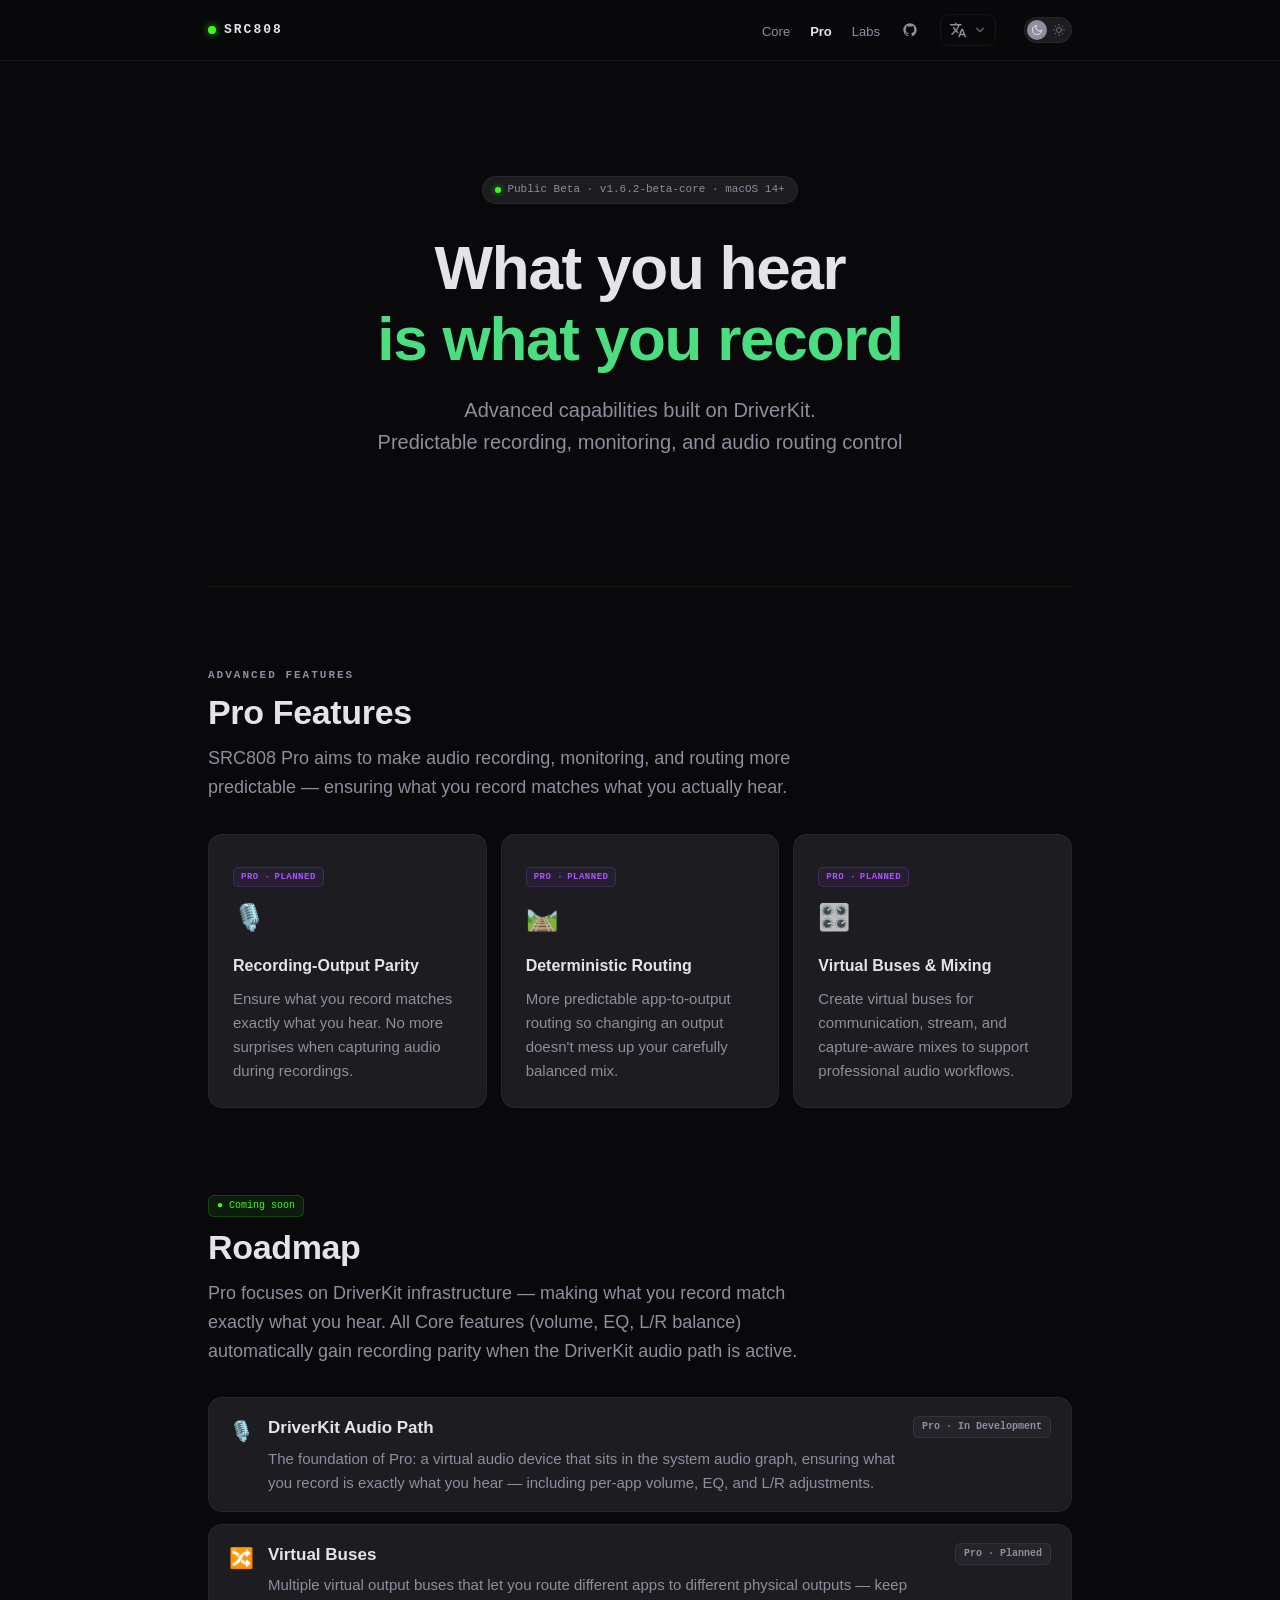
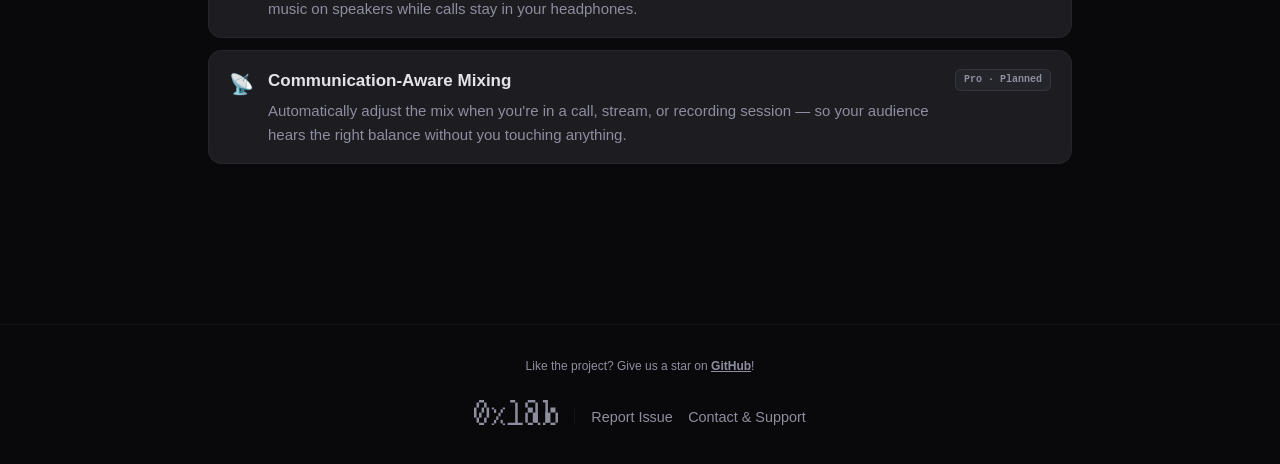
<file: pro.html>
<!doctype html>
<html lang="en">

<head>
  <meta charset="UTF-8" />
  <meta name="viewport" content="width=device-width, initial-scale=1.0" />
  <title>SRC808 — Per-App Volume Control for macOS</title>
  <meta name="description"
    content="SRC808 lets you control the volume of every app independently on macOS, remember levels per output device, and add focused Pro media controls in the current public beta." />
  <link rel="canonical" href="https://0xlab-co.github.io/SRC808/" />
  <meta name="theme-color" content="#09090B" />
  <link rel="icon" type="image/svg+xml" href="assets/favicon.svg" />
  <link rel="icon" type="image/png" sizes="32x32" href="assets/favicon-32.png" />
  <link rel="icon" type="image/png" sizes="16x16" href="assets/favicon-16.png" />
  <link rel="apple-touch-icon" sizes="180x180" href="assets/apple-touch-icon.png" />
  <meta property="og:type" content="website" />
  <meta property="og:url" content="https://0xlab-co.github.io/SRC808/" />
  <meta property="og:site_name" content="SRC808" />
  <meta property="og:title" content="SRC808 — Per-App Volume Control for macOS" />
  <meta property="og:description"
    content="Control every app's volume independently on macOS, keep levels per output device, and add focused Pro media controls from one menu bar panel." />
  <meta property="og:image" content="https://0xlab-co.github.io/SRC808/assets/SRC808.png" />
  <meta property="og:image:type" content="image/png" />
  <meta property="og:image:width" content="3412" />
  <meta property="og:image:height" content="1896" />
  <meta property="og:image:alt" content="SRC808 social preview card showing per-app volume controls on macOS." />
  <meta name="twitter:card" content="summary_large_image" />
  <meta name="twitter:title" content="SRC808 — Per-App Volume Control for macOS" />
  <meta name="twitter:description"
    content="Control every app's volume independently on macOS, keep levels per output device, and add focused Pro media controls from one menu bar panel." />
  <meta name="twitter:image" content="https://0xlab-co.github.io/SRC808/assets/SRC808.png" />
  <meta name="twitter:image:alt" content="SRC808 social preview card showing per-app volume controls on macOS." />

  <link rel="stylesheet" href="css/style.css" />
</head>

<body class="lang-en">
  <site-header></site-header>

  <!-- Hero -->
  <div class="container">
    <section class="hero">
      <div class="hero-badge">
        <span class="dot"></span>
        Public Beta · v1.6.2-beta-core · macOS 14+
      </div>

      <h1 data-lang="en">
        What you hear<br /><span>is what you record</span>
      </h1>
      <h1 data-lang="zh">你聽到的<br /><span>就是你錄到的</span></h1>
      <h1 data-lang="zh-CN">你听到的<br /><span>就是你录到的</span></h1>
      <h1 data-lang="ja">
        聞こえる音が<br /><span>そのまま録れる</span>
      </h1>
      <h1 data-lang="ko">듣는 소리 그대로<br /><span>녹음됩니다</span></h1>

      <p class="hero-sub" data-lang="en">
        Advanced capabilities built on DriverKit.<br />
        Predictable recording, monitoring, and audio routing control
      </p>
      <p class="hero-sub" data-lang="zh">
        建立在 DriverKit 方向上的進階能力。<br />
        提供可預測的錄製、監聽與音訊路由控制
      </p>
      <p class="hero-sub" data-lang="zh-CN">
        建立在 DriverKit 方向上的高级能力。<br />
        提供可预测的录制、监听与音频路由控制
      </p>
      <p class="hero-sub" data-lang="ja">
        DriverKit上に構築された高度な機能。<br />
        予測可能な録音、モニタリング、オーディオルーティング制御
      </p>
      <p class="hero-sub" data-lang="ko">
        DriverKit 기반의 고급 기능.<br />
        예측 가능한 녹음, 모니터링, 오디오 라우팅 제어
      </p>

      <!-- App mockup (UI labels stay in EN) -->

    </section>


    <!-- PRO Features Section -->
    <section id="pro">
      <div class="section-label" data-lang="en">Advanced Features</div>
      <div class="section-label" data-lang="zh">進階功能</div>
      <div class="section-label" data-lang="zh-CN">高级功能</div>
      <div class="section-label" data-lang="ja">高度な機能</div>
      <div class="section-label" data-lang="ko">고급 기능</div>

      <h2 data-lang="en">Pro Features</h2>
      <h2 data-lang="zh">Pro 功能詳細說明</h2>
      <h2 data-lang="zh-CN">Pro 功能详细说明</h2>
      <h2 data-lang="ja">Pro 機能の詳細</h2>
      <h2 data-lang="ko">Pro 기능 상세</h2>

      <p class="section-sub" data-lang="en">
        SRC808 Pro aims to make audio recording, monitoring, and routing more predictable — ensuring what you record
        matches what you actually hear.
      </p>
      <p class="section-sub" data-lang="zh">
        SRC808 Pro 的目標是把音訊錄製、監聽與路由控制做得更可預測——讓錄到的聲音與實際聽到的外放結果完全一致。
      </p>
      <p class="section-sub" data-lang="zh-CN">
        SRC808 Pro 的目标是把音频录制、监听与路由控制做得更可预测——让录到的声音与实际听到的外放结果完全一致。
      </p>
      <p class="section-sub" data-lang="ja">
        SRC808 Pro はオーディオの録音、モニタリング、ルーティングをより予測可能にすることを目指します——録音される音が実際に聞こえる音と完全に一致するようにします。
      </p>
      <p class="section-sub" data-lang="ko">
        SRC808 Pro는 오디오 녹음, 모니터링, 라우팅을 더 예측 가능하게 만드는 것을 목표로 합니다 — 녹음되는 소리가 실제로 듣는 소리와 정확히 일치하도록 합니다.
      </p>

      <div class="features">


        <div class="feature-card">
          <span class="feature-tag tag-pro">
            Pro ·
            <span data-lang="en">Planned</span>
            <span data-lang="zh">規劃中</span>
            <span data-lang="zh-CN">规划中</span>
            <span data-lang="ja">計画中</span>
            <span data-lang="ko">계획됨</span>
          </span>
          <span class="feature-icon">🎙️</span>
          <div class="feature-title">
            <span data-lang="en">Recording-Output Parity</span>
            <span data-lang="zh">錄音外放一致性</span>
            <span data-lang="zh-CN">录音外放一致性</span>
            <span data-lang="ja">録音・出力のパリティ</span>
            <span data-lang="ko">녹음-출력 일치</span>
          </div>
          <div class="feature-desc">
            <span data-lang="en">Ensure what you record matches exactly what you hear. No more surprises when capturing
              audio during recordings.</span>
            <span data-lang="zh">讓錄到的聲音更接近實際聽到的外放結果。不再發生錄影時聽到的聲音跟實際錄出來不一樣的狀況。</span>
            <span data-lang="zh-CN">让录到的声音更接近实际听到的外放结果。不再发生录影时听到的声音跟实际录出来不一样的状况。</span>
            <span data-lang="ja">録音される音が実際に聞こえる音と正確に一致するようにします。</span>
            <span data-lang="ko">녹음되는 소리가 실제로 들리는 소리와 정확히 일치하도록 보장합니다.</span>
          </div>
        </div>

        <div class="feature-card">
          <span class="feature-tag tag-pro">
            Pro ·
            <span data-lang="en">Planned</span>
            <span data-lang="zh">規劃中</span>
            <span data-lang="zh-CN">规划中</span>
            <span data-lang="ja">計画中</span>
            <span data-lang="ko">계획됨</span>
          </span>
          <span class="feature-icon">🛤️</span>
          <div class="feature-title">
            <span data-lang="en">Deterministic Routing</span>
            <span data-lang="zh">可預測的音訊路由</span>
            <span data-lang="zh-CN">可预测的音频路由</span>
            <span data-lang="ja">決定論的ルーティング</span>
            <span data-lang="ko">결정론적 라우팅</span>
          </div>
          <div class="feature-desc">
            <span data-lang="en">More predictable app-to-output routing so changing an output doesn't mess up your
              carefully balanced mix.</span>
            <span data-lang="zh">更可預測的 app-to-output routing，切換輸出裝置後不再讓整個音量平衡亂掉。</span>
            <span data-lang="zh-CN">更可预测的 app-to-output routing，切换输出设备后不再让整个音量平衡乱掉。</span>
            <span data-lang="ja">より予測可能なアプリから出力へのルーティングにより、出力デバイスを切り替えても音量バランスが崩れません。</span>
            <span data-lang="ko">예측 가능한 앱 간 출력 라우팅으로 출력 기기를 바꿔도 애써 맞춘 볼륨 균형이 깨지지 않습니다.</span>
          </div>
        </div>

        <div class="feature-card">
          <span class="feature-tag tag-pro">
            Pro ·
            <span data-lang="en">Planned</span>
            <span data-lang="zh">規劃中</span>
            <span data-lang="zh-CN">规划中</span>
            <span data-lang="ja">計画中</span>
            <span data-lang="ko">계획됨</span>
          </span>
          <span class="feature-icon">🎛️</span>
          <div class="feature-title">
            <span data-lang="en">Virtual Buses & Mixing</span>
            <span data-lang="zh">虛擬 Bus 與進階混音</span>
            <span data-lang="zh-CN">虚拟 Bus 与高级混音</span>
            <span data-lang="ja">仮装バスとミキシング</span>
            <span data-lang="ko">가상 버스 및 믹싱</span>
          </div>
          <div class="feature-desc">
            <span data-lang="en">Create virtual buses for communication, stream, and capture-aware mixes to support
              professional audio workflows.</span>
            <span data-lang="zh">建立虛擬 bus，實現更適合直播、錄影、通話與多來源工作流的音訊控制與混音能力。</span>
            <span data-lang="zh-CN">建立虚拟 bus，实现更适合直播、录影、通话与多来源工作流的音频控制与混音能力。</span>
            <span data-lang="ja">ライブ配信や録音、通話などの高度なワークフロー向けに仮想バスを作成しミキシングします。</span>
            <span data-lang="ko">라이브 스트리밍, 녹음, 통화 등 고급 워크플로우를 위한 가상 버스를 만들고 믹싱합니다.</span>
          </div>
        </div>
      </div>

      <section id="roadmap">
        <div class="cl-badge" style="margin-bottom: 3px">● Coming soon</div>

        <h2>
          <span data-lang="en">Roadmap</span>
          <span data-lang="zh">開發路線圖</span>
          <span data-lang="zh-CN">开发路线图</span>
          <span data-lang="ja">開発ロードマップ</span>
          <span data-lang="ko">개발 로드맵</span>
        </h2>

        <p class="section-sub" data-lang="en">
          Pro focuses on DriverKit infrastructure — making what you record match exactly what you hear. All Core
          features (volume, EQ, L/R balance) automatically gain recording parity when the DriverKit audio path is
          active.
        </p>
        <p class="section-sub" data-lang="zh">
          Pro 聚焦於 DriverKit 底層建設——讓你錄到的與實際聽到的完全一致。當 DriverKit 音訊路徑啟用後，所有 Core 功能（音量、EQ、左右聲道）都會自動獲得錄製一致性。
        </p>
        <p class="section-sub" data-lang="zh-CN">
          Pro 聚焦于 DriverKit 底层建设——让你录到的与实际听到的完全一致。当 DriverKit 音频路径启用后，所有 Core 功能（音量、EQ、左右声道）都会自动获得录制一致性。
        </p>
        <p class="section-sub" data-lang="ja">
          ProはDriverKitインフラに焦点を当て、録音が実際に聞こえる音と完全に一致するようにします。DriverKitオーディオパスがアクティブになると、すべてのCore機能（音量、EQ、L/Rバランス）が自動的に録音パリティを獲得します。
        </p>
        <p class="section-sub" data-lang="ko">
          Pro는 DriverKit 인프라에 집중합니다 — 녹음이 실제 듣는 소리와 정확히 일치하도록 합니다. DriverKit 오디오 경로가 활성화되면 모든 Core 기능(볼륨, EQ, L/R 밸런스)이
          자동으로 녹음 패리티를 갖추게 됩니다.
        </p>

        <div class="roadmap">
          <div class="rm-item">
            <span class="rm-icon">🎙️</span>
            <div class="rm-content">
              <div class="rm-title">
                <span data-lang="en">DriverKit Audio Path</span>
                <span data-lang="zh">DriverKit 音訊路徑</span>
                <span data-lang="zh-CN">DriverKit 音频路径</span>
                <span data-lang="ja">DriverKit オーディオパス</span>
                <span data-lang="ko">DriverKit 오디오 패스</span>
              </div>
              <div class="rm-desc">
                <span data-lang="en">The foundation of Pro: a virtual audio device that sits in the system audio graph,
                  ensuring what you record is exactly what you hear — including per-app volume, EQ, and L/R
                  adjustments.</span>
                <span data-lang="zh">Pro 的核心基礎：一個位於系統音訊圖中的虛擬音訊裝置，確保螢幕錄影、直播串流、通話錄製的結果與你實際聽到的完全一致——包含各 App 音量、EQ
                  與左右聲道調整。</span>
                <span data-lang="zh-CN">Pro 的核心基础：一个位于系统音频图中的虚拟音频设备，确保屏幕录制、直播串流、通话录制的结果与你实际听到的完全一致——包含各 App 音量、EQ
                  与左右声道调整。</span>
                <span data-lang="ja">Proの基盤：システムオーディオグラフに配置される仮想オーディオデバイスで、画面録画やライブ配信が実際に聞こえる音と完全に一致することを保証します。</span>
                <span data-lang="ko">Pro의 핵심 기반: 시스템 오디오 그래프에 배치되는 가상 오디오 장치로, 화면 녹화와 라이브 스트리밍이 실제 듣는 소리와 정확히 일치하도록
                  보장합니다.</span>
              </div>
            </div>
            <span class="rm-tag tag-planned">
              <span data-lang="en">Pro · In Development</span>
              <span data-lang="zh">Pro · 開發中</span>
              <span data-lang="zh-CN">Pro · 开发中</span>
              <span data-lang="ja">Pro · 開発中</span>
              <span data-lang="ko">Pro · 개발 중</span>
            </span>
          </div>

          <div class="rm-item">
            <span class="rm-icon">🔀</span>
            <div class="rm-content">
              <div class="rm-title">
                <span data-lang="en">Virtual Buses</span>
                <span data-lang="zh">虛擬匯流排</span>
                <span data-lang="zh-CN">虚拟总线</span>
                <span data-lang="ja">仮想バス</span>
                <span data-lang="ko">가상 버스</span>
              </div>
              <div class="rm-desc">
                <span data-lang="en">Multiple virtual output buses that let you route different apps to different
                  physical outputs — keep music on speakers while calls stay in your headphones.</span>
                <span data-lang="zh">多組虛擬輸出匯流排，讓不同 App 可以路由到不同的實體輸出裝置——把音樂留在喇叭、把通話留在耳機。</span>
                <span data-lang="zh-CN">多组虚拟输出总线，让不同 App 可以路由到不同的实体输出设备——把音乐留在扬声器、把通话留在耳机。</span>
                <span data-lang="ja">複数の仮想出力バスにより、異なるアプリを異なる物理出力にルーティングできます。音楽をスピーカーに、通話をヘッドフォンに。</span>
                <span data-lang="ko">여러 가상 출력 버스를 통해 서로 다른 앱을 서로 다른 물리적 출력으로 라우팅할 수 있습니다. 음악은 스피커로, 통화는 헤드폰으로.</span>
              </div>
            </div>
            <span class="rm-tag tag-planned">
              <span data-lang="en">Pro · Planned</span>
              <span data-lang="zh">Pro · 規劃中</span>
              <span data-lang="zh-CN">Pro · 规划中</span>
              <span data-lang="ja">Pro · 計画中</span>
              <span data-lang="ko">Pro · 계획됨</span>
            </span>
          </div>

          <div class="rm-item">
            <span class="rm-icon">📡</span>
            <div class="rm-content">
              <div class="rm-title">
                <span data-lang="en">Communication-Aware Mixing</span>
                <span data-lang="zh">通話場景智慧混音</span>
                <span data-lang="zh-CN">通话场景智能混音</span>
                <span data-lang="ja">通話シーン対応ミキシング</span>
                <span data-lang="ko">통화 인식 믹싱</span>
              </div>
              <div class="rm-desc">
                <span data-lang="en">Automatically adjust the mix when you're in a call, stream, or recording session —
                  so your audience hears the right balance without you touching anything.</span>
                <span data-lang="zh">在通話、直播或錄製場景下自動調整混音策略——讓對方或觀眾聽到的平衡恰到好處，不需要你手動調整。</span>
                <span data-lang="zh-CN">在通话、直播或录制场景下自动调整混音策略——让对方或观众听到的平衡恰到好处，不需要你手动调整。</span>
                <span data-lang="ja">通話、配信、録音中にミックスを自動調整し、相手やリスナーが適切なバランスで聞こえるようにします。手動調整は不要です。</span>
                <span data-lang="ko">통화, 스트리밍, 녹음 세션에서 믹스를 자동으로 조정하여 상대방이나 시청자가 적절한 밸런스로 들을 수 있게 합니다.</span>
              </div>
            </div>
            <span class="rm-tag tag-planned">
              <span data-lang="en">Pro · Planned</span>
              <span data-lang="zh">Pro · 規劃中</span>
              <span data-lang="zh-CN">Pro · 规划中</span>
              <span data-lang="ja">Pro · 計画中</span>
              <span data-lang="ko">Pro · 계획됨</span>
            </span>
          </div>

        </div>
      </section>

  </div>

  <site-footer></site-footer>


  <script src="js/components.js"></script>
  <script src="js/main.js"></script>
</body>

</html>
</file>
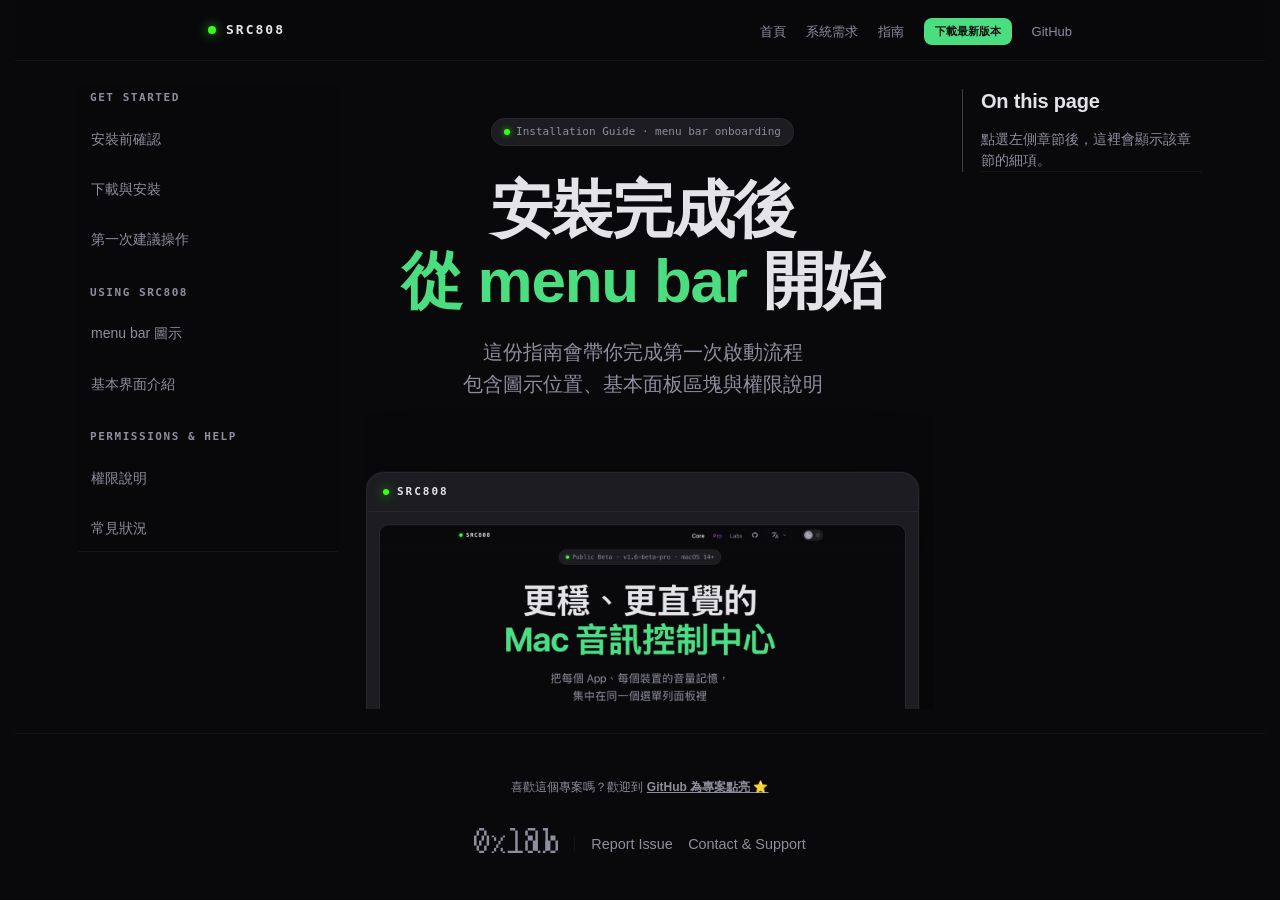
<file: guide/installation.html>
<!DOCTYPE html>
<html lang="zh-Hant">

<head>
  <meta charset="UTF-8" />
  <meta name="viewport" content="width=device-width, initial-scale=1.0" />
  <title>SRC808 安裝指南</title>
  <meta name="description" content="SRC808 安裝與初次啟動指南，包含 menu bar 圖示、基本面板介紹、權限說明與第一次使用建議。" />
  <link rel="canonical" href="https://0xlab-co.github.io/SRC808/guide/installation.html" />
  <link rel="icon" type="image/svg+xml" href="../assets/favicon.svg" />
  <link rel="icon" type="image/png" sizes="32x32" href="../assets/favicon-32.png" />
  <link rel="icon" type="image/png" sizes="16x16" href="../assets/favicon-16.png" />
  <link rel="apple-touch-icon" sizes="180x180" href="../assets/apple-touch-icon.png" />
  <meta name="theme-color" content="#09090B" />
  <style>
    :root {
      --bg: #09090B;
      --card: #1C1C21;
      --border: rgba(228, 228, 232, 0.05);
      --text: #E4E4E8;
      --muted: #8E8E9F;
      --green: #39FF14;
      --accent: #4ADE80;
      --radius: 14px;
      --mono: "SF Mono", "Fira Code", "Cascadia Code", ui-monospace, monospace;
      --nav-bg: rgba(9, 9, 11, 0.85);
      --card-inner: rgba(9, 9, 11, 0.5);
      --mockup-shadow: 0 32px 80px rgba(0, 0, 0, 0.6), 0 0 0 1px rgba(255, 255, 255, 0.03);
      --btn-primary-text: #09090B;
      --hover-bg: rgba(255, 255, 255, 0.06);
      --mobile-shadow: 0 12px 30px rgba(0, 0, 0, 0.45);
    }

    * {
      box-sizing: border-box;
    }

    html {
      scroll-behavior: smooth;
      scrollbar-gutter: stable both-edges;
    }

    body {
      margin: 0;
      height: 100vh;
      height: 100dvh;
      min-height: 100vh;
      min-height: 100dvh;
      background: var(--bg);
      color: var(--text);
      font-family: -apple-system, BlinkMacSystemFont, "Helvetica Neue", "PingFang TC", sans-serif;
      font-size: 18px;
      line-height: 1.6;
      -webkit-font-smoothing: antialiased;
      overflow-x: hidden;
      overflow-y: hidden;
      display: grid;
      grid-template-rows: auto minmax(0, 1fr) auto;
    }

    a {
      color: inherit;
    }

    img {
      max-width: 100%;
      display: block;
    }

    .container {
      max-width: 920px;
      margin: 0 auto;
      padding: 0 28px;
    }

    nav {
      position: relative;
      z-index: 100;
      backdrop-filter: blur(16px);
      -webkit-backdrop-filter: blur(16px);
      background: var(--nav-bg);
      border-bottom: 1px solid var(--border);
    }

    .nav-inner {
      max-width: 920px;
      margin: 0 auto;
      padding: 0 28px;
      height: 60px;
      display: flex;
      align-items: center;
      justify-content: space-between;
      gap: 16px;
    }

    .nav-brand {
      display: inline-flex;
      align-items: center;
      gap: 10px;
      text-decoration: none;
    }

    .nav-dot {
      width: 8px;
      height: 8px;
      border-radius: 999px;
      background: var(--green);
      box-shadow: 0 0 12px rgba(57, 255, 20, 0.8);
    }

    .nav-title {
      font-family: var(--mono);
      font-size: 13px;
      letter-spacing: 2px;
      font-weight: 700;
    }

    .nav-links {
      display: flex;
      align-items: center;
      gap: 20px;
      list-style: none;
      margin: 0;
      padding: 0;
    }

    .nav-links a {
      text-decoration: none;
      color: var(--muted);
      font-size: 13px;
      transition: color .15s;
    }

    .nav-links a:hover,
    .section-nav a:hover {
      color: var(--text);
    }

    .nav-links .primary-link {
      display: inline-flex;
      align-items: center;
      padding: 4px 10px;
      border-radius: 8px;
      border: 1px solid transparent;
      background: var(--accent);
      color: var(--btn-primary-text);
      font-size: 11px;
      font-weight: 600;
    }

    .nav-links .primary-link:hover {
      color: var(--btn-primary-text);
      opacity: .88;
    }

    .page {
      max-width: 1180px;
      margin: 0 auto;
      padding: 24px 28px;
      width: 100%;
      height: 100%;
      min-height: 0;
      display: grid;
      grid-template-columns: 260px minmax(0, 1fr) 240px;
      gap: 28px;
      align-items: stretch;
      overflow: hidden;
    }

    .sidebar,
    .rightbar {
      height: 100%;
    }

    .sidebar {
      width: 100%;
      max-width: 260px;
    }

    .rightbar {
      width: 100%;
      max-width: 240px;
    }

    .callout,
    .mockup {
      background: var(--card);
      border: 1px solid var(--border);
      border-radius: var(--radius);
      box-shadow: var(--mobile-shadow);
    }

    .eyebrow {
      margin: 0 0 10px;
      color: var(--green);
      font-family: var(--mono);
      font-size: 11px;
      font-weight: 700;
      letter-spacing: 0.16em;
      text-transform: uppercase;
    }

    .section-nav {
      margin-top: 0;
      display: grid;
      gap: 10px;
    }

    .sidebar-group {
      display: grid;
      gap: 6px;
    }

    .sidebar-group+.sidebar-group {
      margin-top: 8px;
    }

    .sidebar-label {
      color: var(--muted);
      font-family: var(--mono);
      font-size: 11px;
      font-weight: 700;
      letter-spacing: 0.14em;
      text-transform: uppercase;
      padding: 4px 12px;
    }

    .section-nav a {
      display: block;
      text-decoration: none;
      color: var(--muted);
      border: 1px solid transparent;
      border-radius: 12px;
      padding: 10px 12px;
      font-size: 14px;
      transition: color 0.2s ease, background 0.2s ease, border-color 0.2s ease;
    }

    .section-nav a.active {
      color: var(--text);
      background: rgba(74, 222, 128, 0.08);
      border-color: rgba(74, 222, 128, 0.18);
    }

    .outline {
      border-left: 1px solid rgba(228, 228, 232, 0.25);
      padding-left: 18px;
      margin-top: 4px;
    }

    .outline-title {
      margin: 0 0 16px;
      font-size: 20px;
      line-height: 1.2;
      letter-spacing: -0.01em;
    }

    .outline-nav {
      display: grid;
      gap: 4px;
    }

    .outline-hint {
      margin: 0;
      color: var(--muted);
      font-size: 14px;
      line-height: 1.5;
    }

    .outline-nav a {
      color: var(--muted);
      text-decoration: none;
      font-size: 14px;
      font-weight: 500;
      line-height: 1.45;
      padding: 6px 0;
      transition: color 0.18s ease;
    }

    .outline-nav a:hover {
      color: var(--text);
    }

    .outline-nav a.active {
      color: var(--text);
      font-weight: 500;
    }

    .main {
      min-width: 0;
      height: 100%;
      overflow: hidden;
      min-height: 0;
    }

    .main-scroll {
      height: 100%;
      overflow-y: auto;
      overflow-x: hidden;
      padding-right: 0;
      scrollbar-gutter: stable;
      overscroll-behavior: contain;
    }

    .hero {
      padding: 30px 0 84px;
      text-align: center;
      margin-bottom: 28px;
    }

    .hero.is-hidden {
      display: none;
    }

    .hero-badge {
      display: inline-flex;
      align-items: center;
      gap: 6px;
      background: var(--card);
      border: 1px solid var(--border);
      border-radius: 100px;
      padding: 4px 12px;
      font-family: var(--mono);
      font-size: 11px;
      color: var(--muted);
      margin-bottom: 28px;
    }

    .hero-badge .dot {
      width: 6px;
      height: 6px;
      border-radius: 50%;
      background: var(--green);
      box-shadow: 0 0 6px rgba(57, 255, 20, 0.7);
    }

    .hero h1 {
      font-size: clamp(38px, 6.4vw, 62px);
      font-weight: 700;
      line-height: 1.15;
      letter-spacing: -0.02em;
      margin: 0 0 20px;
    }

    .hero h1 span {
      color: var(--accent);
    }

    .hero-sub {
      font-size: 20px;
      color: var(--muted);
      max-width: 620px;
      margin: 0 auto 44px;
    }

    .hero-cta {
      display: inline-flex;
      gap: 12px;
      flex-wrap: wrap;
      justify-content: center;
    }

    .btn {
      display: inline-flex;
      align-items: center;
      gap: 8px;
      padding: 12px 26px;
      border-radius: 12px;
      font-size: 16px;
      font-weight: 600;
      text-decoration: none;
      transition: opacity .15s, transform .1s;
      cursor: pointer;
      border: none;
    }

    .btn:hover {
      opacity: .85;
      transform: translateY(-1px);
    }

    .btn-primary {
      background: var(--accent);
      color: var(--btn-primary-text);
    }

    .btn-secondary {
      background: var(--card);
      border: 1px solid var(--border);
      color: var(--text);
    }

    .mockup {
      margin: 72px auto 0;
      max-width: 780px;
      border-radius: 18px;
      box-shadow: var(--mockup-shadow);
      overflow: hidden;
    }

    .mockup-bar {
      padding: 10px 16px;
      display: flex;
      align-items: center;
      justify-content: space-between;
      border-bottom: 1px solid var(--border);
    }

    .mockup-brand {
      display: flex;
      align-items: center;
      gap: 8px;
    }

    .mockup-title {
      font-family: var(--mono);
      font-size: 11px;
      font-weight: 700;
      color: var(--text);
      letter-spacing: 2px;
    }

    .mockup-body {
      padding: 12px;
    }

    .mockup-body img {
      border-radius: 10px;
      border: 1px solid var(--border);
    }

    .mockup-caption {
      margin-top: 10px;
      color: var(--muted);
      font-size: 13px;
    }

    .content-card {
      display: none;
      padding: 0;
      margin-bottom: 42px;
      background: transparent;
      border: none;
      border-radius: 0;
      box-shadow: none;
      scroll-margin-top: 16px;
    }

    .content-card.is-active {
      display: block;
    }

    .content-card h3 {
      margin: 0 0 12px;
      font-size: 28px;
      line-height: 1.2;
    }

    .content-card p {
      margin: 0 0 14px;
      color: var(--muted);
    }

    .content-card ul,
    .content-card ol {
      margin: 0;
      padding-left: 20px;
      color: var(--muted);
    }

    .content-card li+li {
      margin-top: 8px;
    }

    .doc-subsection+.doc-subsection {
      margin-top: 20px;
      padding-top: 20px;
      border-top: 1px solid var(--border);
    }

    .doc-subsection {
      scroll-margin-top: 16px;
    }

    .doc-subsection h4 {
      margin: 0 0 8px;
      font-size: 18px;
      line-height: 1.3;
    }

    .doc-subsection p:last-child,
    .doc-subsection ul:last-child,
    .doc-subsection ol:last-child {
      margin-bottom: 0;
    }

    .grid-two {
      display: grid;
      grid-template-columns: repeat(2, minmax(0, 1fr));
      gap: 14px;
      margin-top: 18px;
    }

    .callout {
      padding: 18px;
      background: var(--card-inner);
    }

    .callout strong {
      display: block;
      margin-bottom: 6px;
      font-size: 15px;
    }

    .badge-row {
      display: flex;
      gap: 10px;
      flex-wrap: wrap;
      margin-top: 18px;
    }

    .badge {
      display: inline-flex;
      align-items: center;
      gap: 8px;
      padding: 8px 12px;
      border-radius: 999px;
      background: rgba(255, 255, 255, 0.04);
      border: 1px solid var(--border);
      color: var(--text);
      font-size: 13px;
    }

    .menu-chip {
      display: inline-flex;
      align-items: center;
      gap: 8px;
      padding: 10px 12px;
      border-radius: 14px;
      border: 1px solid rgba(74, 222, 128, 0.2);
      background: rgba(74, 222, 128, 0.08);
      color: var(--text);
      font-family: var(--mono);
      font-size: 13px;
      font-weight: 700;
      margin: 10px 0 16px;
    }

    .menu-dot {
      width: 8px;
      height: 8px;
      border-radius: 999px;
      background: var(--green);
      box-shadow: 0 0 10px rgba(57, 255, 20, 0.85);
    }

    .panel-grid {
      display: grid;
      grid-template-columns: repeat(2, minmax(0, 1fr));
      gap: 14px;
      margin-top: 18px;
    }

    .panel-card {
      padding: 18px;
      border: 1px solid var(--border);
      border-radius: 16px;
      background: var(--card-inner);
    }

    .panel-card h4 {
      margin: 0 0 8px;
      font-size: 16px;
    }

    .panel-card p {
      margin: 0;
      font-size: 14px;
    }

    .mini-steps {
      display: grid;
      gap: 12px;
      margin-top: 18px;
    }

    .mini-step {
      display: grid;
      grid-template-columns: 32px minmax(0, 1fr);
      gap: 12px;
      align-items: start;
      padding: 16px;
      border-radius: 16px;
      border: 1px solid var(--border);
      background: var(--card-inner);
    }

    .mini-step .num {
      width: 32px;
      height: 32px;
      border-radius: 999px;
      display: inline-flex;
      align-items: center;
      justify-content: center;
      color: #09110b;
      background: var(--green);
      font-weight: 800;
      font-size: 14px;
    }

    .mini-step strong {
      display: block;
      margin-bottom: 4px;
    }

    .info-list {
      display: grid;
      gap: 12px;
      margin-top: 18px;
    }

    .info-item {
      border-left: 3px solid rgba(74, 222, 128, 0.6);
      padding: 0 0 0 14px;
    }

    .info-item strong {
      display: block;
      margin-bottom: 4px;
    }

    footer {
      position: relative;
      background: var(--bg);
      border-top: 1px solid var(--border);
      padding: 32px 0;
      text-align: center;
    }

    footer p {
      font-size: 12px;
      color: var(--muted);
    }

    footer a {
      color: var(--muted);
      text-decoration: none;
      transition: color 0.15s ease-in-out;
    }

    footer a:hover {
      color: var(--text);
    }

    .company-logo {
      fill: var(--muted);
      transition: fill 0.2s ease, transform 0.2s ease;
    }

    .logo-link:hover .company-logo {
      fill: var(--text);
      transform: scale(1.05);
    }

    @media (max-width: 1180px) {
      .page {
        grid-template-columns: 240px minmax(0, 1fr);
      }

      .rightbar {
        display: none;
      }
    }

    @media (max-width: 900px) {
      .nav-inner {
        height: 56px;
        padding: 0 30px;
      }

      .page {
        padding-left: 30px;
        padding-right: 30px;
      }

      .nav-links {
        gap: 12px;
        max-width: 100%;
        overflow-x: auto;
        -webkit-overflow-scrolling: touch;
      }

      .nav-links li {
        flex: 0 0 auto;
      }
    }

    @media (max-width: 960px) {
      body {
        display: block;
        overflow-y: auto;
      }

      nav,
      footer {
        position: static;
      }

      .page {
        height: auto;
        margin-top: 0;
        overflow: visible;
        padding-top: 26px;
        padding-bottom: 72px;
        grid-template-columns: 1fr;
      }

      .sidebar,
      .rightbar {
        position: static;
        height: auto;
        max-width: none;
      }

      .main {
        height: auto;
        overflow: visible;
      }

      .main-scroll {
        height: auto;
        overflow: visible;
        padding-right: 0;
      }

      .grid-two,
      .panel-grid {
        grid-template-columns: 1fr;
      }
    }

    @media (max-width: 760px) {
      .hero h1 {
        font-size: 40px;
      }

      .hero-sub {
        font-size: 18px;
      }
    }

    @media (max-width: 640px) {

      .nav-inner,
      .page,
      .container {
        padding-left: 30px;
        padding-right: 30px;
      }

      .nav-inner {
        height: auto;
        min-height: 56px;
        padding-top: 10px;
        padding-bottom: 10px;
        align-items: flex-start;
        flex-direction: column;
      }

      .content-card {
        padding: 0;
      }

      .content-card h3 {
        font-size: 24px;
      }

      .hero {
        padding: 84px 0 64px;
      }

      .content-card,
      .doc-subsection {
        scroll-margin-top: 20px;
      }
    }
  </style>
</head>

<body>
  <nav>
    <div class="nav-inner">
      <a class="nav-brand" href="../index.html">
        <span class="nav-dot"></span>
        <span class="nav-title">SRC808</span>
      </a>
      <ul class="nav-links">
        <li><a href="../index.html">首頁</a></li>
        <li><a href="../index.html#requirements">系統需求</a></li>
        <li><a href="./installation.html">指南</a></li>
        <li><a class="primary-link" href="https://github.com/0xlab-co/SRC808/releases/latest" target="_blank"
            rel="noopener noreferrer">下載最新版本</a></li>
        <li><a href="https://github.com/0xlab-co/SRC808" target="_blank" rel="noopener noreferrer">GitHub</a></li>
      </ul>
    </div>
  </nav>

  <div class="page">
    <aside class="sidebar">
      <nav class="section-nav" aria-label="Guide sections">
        <div class="sidebar-group">
          <div class="sidebar-label">Get Started</div>
          <a href="#before-install">安裝前確認</a>
          <a href="#install-steps">下載與安裝</a>
          <a href="#first-run">第一次建議操作</a>
        </div>
        <div class="sidebar-group">
          <div class="sidebar-label">Using SRC808</div>
          <a href="#menu-bar">menu bar 圖示</a>
          <a href="#panel-overview">基本界面介紹</a>
        </div>
        <div class="sidebar-group">
          <div class="sidebar-label">Permissions & Help</div>
          <a href="#permissions">權限說明</a>
          <a href="#troubleshooting">常見狀況</a>
        </div>
      </nav>
    </aside>

    <main class="main">
      <div class="main-scroll" id="mainScroll">
      <section class="hero">
        <div class="hero-badge">
          <span class="dot"></span>
          Installation Guide · menu bar onboarding
        </div>
        <h1>安裝完成後<br><span>從 menu bar</span> 開始</h1>
        <p class="hero-sub">
          這份指南會帶你完成第一次啟動流程<br>包含圖示位置、基本面板區塊與權限說明
        </p>
        <div class="mockup">
          <div class="mockup-bar">
            <div class="mockup-brand">
              <span class="nav-dot" style="width:6px;height:6px;"></span>
              <span class="mockup-title">SRC808</span>
            </div>
          </div>
          <div class="mockup-body">
            <img src="../assets/SRC808.png" alt="SRC808 主畫面預覽" />
            <p class="mockup-caption">目前公開版本的面板預覽。實際使用時會由 menu bar 圖示進入。</p>
          </div>
        </div>
      </section>

      <section class="content-card" id="before-install">
        <p class="eyebrow">01</p>
        <h3>安裝前確認</h3>
        <p>在開始之前，先確定你的 Mac 符合基本條件。這裡延續首頁的 Requirements，但改成更接近操作前檢查表的寫法。</p>
        <div class="doc-subsection" id="req-environment">
          <h4>需要的環境</h4>
          <div class="callout">
            <ul>
              <li>macOS Sonoma 14.2 或更新版本</li>
              <li>Apple Silicon 或 Intel Mac</li>
              <li>能接受第一次啟動時出現系統權限提示</li>
            </ul>
          </div>
        </div>
        <div class="doc-subsection" id="req-prompts">
          <h4>你可能會看到的提示</h4>
          <div class="callout">
            <ul>
              <li>Driver Extension 批准</li>
              <li>Apple Events 權限</li>
              <li>媒體鍵相關權限提示</li>
            </ul>
          </div>
        </div>
      </section>

      <section class="content-card" id="install-steps">
        <p class="eyebrow">02</p>
        <h3>下載與安裝</h3>
        <p>這段保持簡單直接。首頁負責說服，指南頁負責帶你完成第一輪 setup。</p>
        <div class="doc-subsection" id="install-download">
          <h4>下載最新版本 DMG</h4>
          <div class="mini-step">
            <span class="num">1</span>
            <div>
              <strong>從 GitHub Releases 安裝到 Applications</strong>
              下載最新公開版本後，打開 DMG，將 SRC808 拖曳到 Applications。
            </div>
          </div>
        </div>
        <div class="doc-subsection" id="install-open">
          <h4>第一次開啟時允許系統檢查</h4>
          <div class="mini-step">
            <span class="num">2</span>
            <div>
              <strong>這是正常的 macOS 安全性流程</strong>
              若 macOS 顯示來自網路下載的 App 提示，依照系統流程確認開啟即可。
            </div>
          </div>
        </div>
        <div class="doc-subsection" id="install-launch-location">
          <h4>安裝完成後要去哪裡找</h4>
          <div class="mini-step">
            <span class="num">3</span>
            <div>
              <strong>先看 menu bar，不是先看 Dock</strong>
              成功啟動後，SRC808 主要會出現在螢幕右上角的 menu bar，而不是 Dock 中的主視窗式 App。
            </div>
          </div>
        </div>
      </section>

      <section class="content-card" id="menu-bar">
        <p class="eyebrow">03</p>
        <h3>menu bar 會出現什麼圖示</h3>
        <p>SRC808 是 menu bar 型產品，所以第一次安裝最常見的疑問就是「我已經打開了，但它在哪裡？」</p>
        <div class="menu-chip">
          <span class="menu-dot"></span>
          <span>SRC808 / menu bar presence</span>
        </div>
        <div class="doc-subsection" id="menu-bar-find">
          <h4>你要找的是螢幕右上角的 menu bar 圖示</h4>
          <div class="info-item">
            啟動成功後，SRC808 會駐留在 menu bar。點一下圖示，就會展開主要控制面板。
          </div>
        </div>
        <div class="doc-subsection" id="menu-bar-mismatch">
          <h4>如果圖示跟文件截圖不完全一樣</h4>
          <div class="info-item">
            目前 public beta 仍在調整對外視覺，圖示樣式與正式版可能會再微調，所以不一定代表異常。
          </div>
        </div>
        <div class="doc-subsection" id="menu-bar-missing">
          <h4>如果你沒看到圖示</h4>
          <div class="info-item">
            先確認 App 是否仍在執行，再檢查 menu bar 是否被其他項目擠壓，或先從 Applications 重新打開一次 SRC808。
          </div>
        </div>
      </section>

      <section class="content-card" id="panel-overview">
        <p class="eyebrow">04</p>
        <h3>基本界面介紹</h3>
        <p>點開 menu bar 圖示之後，你看到的會是一個集中式音訊控制面板。這裡建議用「區塊功能」來理解，而不是把它當成傳統偏好設定頁。</p>
        <div class="doc-subsection" id="panel-output">
          <h4>Output 區塊</h4>
          <div class="panel-card">
            <p>最上方會顯示目前音訊輸出裝置，例如 MacBook 喇叭、耳機或外接顯示器，並附上目前整體音量狀態。</p>
          </div>
        </div>
        <div class="doc-subsection" id="panel-apps">
          <h4>Active / Standby Apps</h4>
          <div class="panel-grid">
            <div class="panel-card">
              <h4>Active Apps</h4>
              <p>正在輸出音訊的 App 會列在這裡。你可以逐一調整各自音量，不必來回切換不同視窗。</p>
            </div>
            <div class="panel-card">
              <h4>Standby Apps</h4>
              <p>暫時沒有播放聲音、但仍可被 SRC808 記住音量狀態的 App 會待在這一區，方便隨時預先調整。</p>
            </div>
          </div>
        </div>
        <div class="doc-subsection" id="panel-controller">
          <h4>Mini Media Controller</h4>
          <div class="panel-card">
            <p>若你啟用了 Spotify / Apple Music 整合，這裡會顯示目前播放內容與基本播放控制。</p>
          </div>
        </div>
      </section>

      <section class="content-card" id="permissions">
        <p class="eyebrow">05</p>
        <h3>第一次啟動可能出現的權限</h3>
        <p>這些提示不是異常，而是 SRC808 能正常工作的必要條件。重點是讓使用者知道每個提示為什麼出現，而不是只看到系統跳窗就緊張。</p>
        <div class="doc-subsection" id="perm-driver">
          <h4>Driver Extension</h4>
          <div class="mini-step">
            <span class="num">A</span>
            <div>
              <strong>背景穩定運作需要這個授權</strong>
              讓 SRC808 在背景更穩定地處理相容裝置與音訊控制行為。若系統要求批准，請到「系統設定 → 隱私權與安全性」完成允許。
            </div>
          </div>
        </div>
        <div class="doc-subsection" id="perm-apple-events">
          <h4>Apple Events</h4>
          <div class="mini-step">
            <span class="num">B</span>
            <div>
              <strong>只有在播放資訊整合時才需要</strong>
              只有當你要讓 Mini Media Controller 顯示 Spotify 或 Apple Music 的播放資訊時才需要。它不是所有使用情境都必須開啟。
            </div>
          </div>
        </div>
        <div class="doc-subsection" id="perm-media-keys">
          <h4>媒體鍵相關權限</h4>
          <div class="mini-step">
            <span class="num">C</span>
            <div>
              <strong>讓 SRC808 顯示自己的音量 HUD</strong>
              SRC808 需要攔截音量鍵來顯示自己的 HUD，才能把原生 macOS 的音量提示替換成 SRC808 的版本。
            </div>
          </div>
        </div>
      </section>

      <section class="content-card" id="first-run">
        <p class="eyebrow">06</p>
        <h3>第一次建議操作</h3>
        <p>如果想讓新使用者在 30 秒內知道這款產品的價值，這裡是最重要的一段。</p>
        <div class="doc-subsection" id="first-run-device">
          <h4>先確認目前輸出裝置</h4>
          <p>先在 menu bar 打開 SRC808，確認目前輸出裝置是否正確，這會直接影響你接下來看到的音量狀態。</p>
        </div>
        <div class="doc-subsection" id="first-run-app-volume">
          <h4>用兩個 App 測一次 per-app volume</h4>
          <p>播放兩個不同 App 的音訊，試著把其中一個調低，最快能感受到 SRC808 和一般系統音量控制的差異。</p>
        </div>
        <div class="doc-subsection" id="first-run-memory">
          <h4>切換裝置看看記憶是否生效</h4>
          <p>切換到另一個輸出裝置，再切回來，觀察 SRC808 是否記住音量設定，這是這款產品很核心的價值之一。</p>
        </div>
        <div class="doc-subsection" id="first-run-media">
          <h4>需要時再開 Apple Events</h4>
          <p>若你會用 Spotify 或 Apple Music，再決定是否授予 Apple Events 來啟用 Mini Media Controller。</p>
        </div>
      </section>

      <section class="content-card" id="troubleshooting">
        <p class="eyebrow">07</p>
        <h3>常見狀況</h3>
        <div class="doc-subsection" id="trouble-no-icon">
          <h4>安裝後沒有看到圖示</h4>
          <div class="info-item">
            先確認 SRC808 是否真的還在執行，再重新從 Applications 開啟一次。若仍無反應，優先檢查權限或系統安全性提示是否尚未完成。
          </div>
        </div>
        <div class="doc-subsection" id="trouble-no-apple-events">
          <h4>為什麼沒有跳 Apple Events？</h4>
          <div class="info-item">
            這通常是正常的。只有當你使用 Spotify / Apple Music 播放資訊整合時，系統才需要額外詢問。
          </div>
        </div>
        <div class="doc-subsection" id="trouble-icon-different">
          <h4>文件中的圖示與我現在看到的不完全一致</h4>
          <div class="info-item">
            目前仍是 public beta，對外 icon 與細節視覺還在打磨中。只要功能與 menu bar 行為正常，多半不是故障。
          </div>
        </div>
      </section>
      </div>
    </main>

    <aside class="rightbar">
      <div class="outline" aria-label="Page table of contents">
        <h2 class="outline-title">On this page</h2>
        <p id="outlineHint" class="outline-hint">點選左側章節後，這裡會顯示該章節的細項。</p>
        <nav id="dynamicToc" class="outline-nav"></nav>
      </div>
    </aside>
  </div>

  <footer>
    <div class="container">
      <p style="margin-bottom: 24px;">
        喜歡這個專案嗎？歡迎到 <a href="https://github.com/0xlab-co/src808" target="_blank" rel="noopener noreferrer"
          style="font-weight: 600; text-decoration: underline;">GitHub 為專案點亮 ⭐</a>
      </p>

      <div style="display: flex; align-items: center; justify-content: center; gap: 16px;">
        <a href="https://github.com/0xlab-co" target="_blank" rel="noopener noreferrer" class="logo-link">
          <svg width="84" viewBox="0 0 2099.05 628.97" xmlns="http://www.w3.org/2000/svg" class="company-logo">
            <g>
              <rect x="62.92" y="62.92" width="62.69" height="125.61" />
              <rect x="251.68" y="62.92" width="62.69" height="125.61" />
              <polygon points="0 440.21 62.69 440.21 62.69 314.6 62.69 314.37 62.69 188.76 0 188.76 0 440.21" />
              <rect x="188.76" y="188.76" width="62.69" height="125.61" />
              <rect x="125.84" y="314.6" width="62.69" height="125.61" />
              <polygon
                points="314.6 188.76 314.6 314.37 314.6 314.6 314.6 440.21 377.29 440.21 377.29 188.76 314.6 188.76" />
              <rect x="62.92" y="440.44" width="62.69" height="125.61" />
              <rect x="251.68" y="440.44" width="62.69" height="125.61" />
              <polygon
                points="188.53 0 125.84 0 125.84 62.69 188.53 62.69 188.76 62.69 251.45 62.69 251.45 0 188.76 0 188.53 0" />
              <polygon
                points="188.53 566.28 125.84 566.28 125.84 628.97 188.53 628.97 188.76 628.97 251.45 628.97 251.45 566.28 188.76 566.28 188.53 566.28" />
            </g>
            <g>
              <polygon
                points="1155.48 566.28 1092.33 566.28 1092.33 440.44 1092.33 440.21 1092.33 314.6 1092.33 314.37 1092.33 188.76 1092.33 188.53 1092.33 62.92 1029.64 62.92 1029.64 188.53 1029.64 188.76 1029.64 314.37 1029.64 314.6 1029.64 440.21 1029.64 440.44 1029.64 566.28 966.72 566.28 966.49 566.28 903.57 566.28 840.88 566.28 840.88 628.97 840.88 628.97 840.88 628.97 840.88 628.97 903.57 628.97 966.49 628.97 966.72 628.97 1029.41 628.97 1029.64 628.97 1092.33 628.97 1092.56 628.97 1155.48 628.97 1218.17 628.97 1218.17 628.97 1218.17 566.28 1155.48 566.28" />
              <polygon
                points="966.72 62.69 1029.41 62.69 1029.41 0 966.72 0 966.49 0 903.8 0 903.8 62.69 966.49 62.69 966.72 62.69" />
            </g>
            <g>
              <polygon
                points="1281.32 566.05 1344.01 566.05 1344.01 440.44 1344.01 440.21 1344.01 314.6 1281.32 314.6 1281.32 566.05" />
              <polygon
                points="1595.92 566.28 1595.92 628.97 1658.61 628.97 1658.61 628.97 1658.61 628.97 1658.61 566.28 1595.92 566.28" />
              <rect x="1281.32" y="62.92" width="62.69" height="125.61" />
              <polygon
                points="1469.85 0 1407.16 0 1406.93 0 1344.24 0 1344.24 62.69 1406.93 62.69 1407.16 62.69 1469.85 62.69 1470.08 62.69 1532.77 62.69 1532.77 0 1470.08 0 1469.85 0" />
              <polygon
                points="1406.93 566.28 1344.24 566.28 1344.24 628.97 1406.93 628.97 1407.16 628.97 1469.85 628.97 1469.85 566.28 1407.16 566.28 1406.93 566.28" />
              <rect x="1344.01" y="188.76" width="125.84" height="125.84" />
              <rect x="1533" y="62.92" width="62.69" height="503.13" />
              <rect x="1470.08" y="314.37" width="125.61" height="251.68" />
            </g>
            <g>
              <polygon
                points="1784.45 0 1721.76 0 1721.76 62.69 1784.68 62.69 1784.68 566.05 1847.37 566.05 1847.37 0 1784.45 0" />
              <rect x="1784.68" y="314.37" width="125.61" height="251.68" />
              <polygon
                points="1973.21 188.76 1910.52 188.76 1910.52 314.37 1973.21 314.37 1973.44 314.37 2036.13 314.37 2036.13 188.76 1973.44 188.76 1973.21 188.76" />
              <rect x="1721.76" y="566.28" width="62.69" height="62.69" />
              <rect x="2036.36" y="314.6" width="62.69" height="251.45" />
              <rect x="1910.52" y="566.28" width="125.61" height="62.69" />
            </g>
            <g>
              <rect x="444.04" y="188.76" width="54.85" height="43.88" />
              <rect x="719.28" y="188.76" width="54.85" height="43.88" />
              <rect x="499.09" y="232.8" width="54.85" height="87.91" />
              <rect x="664.23" y="232.8" width="54.85" height="87.91" />
              <rect x="609.19" y="320.87" width="54.85" height="87.91" />
              <rect x="554.14" y="408.94" width="54.85" height="87.91" />
              <rect x="499.09" y="497.02" width="54.85" height="87.91" />
              <rect x="664.23" y="497.02" width="54.85" height="87.91" />
              <rect x="444.04" y="585.09" width="54.85" height="43.88" />
              <rect x="719.28" y="585.09" width="54.85" height="43.88" />
            </g>
          </svg>
        </a>
        <div style="width: 1px; height: 16px; background-color: var(--border);"></div>
        <p>
          <a href="https://github.com/0xlab-co/SRC808/issues" target="_blank" rel="noopener noreferrer"
            style="color: var(--muted); text-decoration: none; font-size: 0.9rem; transition: color 0.2s; margin-right: 12px;">Report
            Issue</a>
          <a href="#" id="contactEmail"
            style="color: var(--muted); text-decoration: none; font-size: 0.9rem; transition: color 0.2s;">Contact &
            Support</a>
        </p>
      </div>
    </div>
  </footer>

  <script>
    const topOutlineMap = [
      {
        id: "before-install",
        subs: [
          { id: "req-environment", label: "需要的環境" },
          { id: "req-prompts", label: "可能看到的提示" }
        ]
      },
      {
        id: "install-steps",
        subs: [
          { id: "install-download", label: "下載 DMG" },
          { id: "install-open", label: "第一次開啟" },
          { id: "install-launch-location", label: "安裝後去哪裡找" }
        ]
      },
      {
        id: "menu-bar",
        subs: [
          { id: "menu-bar-find", label: "圖示在哪裡" },
          { id: "menu-bar-mismatch", label: "圖示不同怎麼看" },
          { id: "menu-bar-missing", label: "沒看到圖示" }
        ]
      },
      {
        id: "panel-overview",
        subs: [
          { id: "panel-output", label: "Output 區塊" },
          { id: "panel-apps", label: "Active / Standby Apps" },
          { id: "panel-controller", label: "Mini Media Controller" }
        ]
      },
      {
        id: "permissions",
        subs: [
          { id: "perm-driver", label: "Driver Extension" },
          { id: "perm-apple-events", label: "Apple Events" },
          { id: "perm-media-keys", label: "媒體鍵相關權限" }
        ]
      },
      {
        id: "first-run",
        subs: [
          { id: "first-run-device", label: "確認輸出裝置" },
          { id: "first-run-app-volume", label: "試一次 per-app volume" },
          { id: "first-run-memory", label: "測試裝置記憶" },
          { id: "first-run-media", label: "需要時再開 Apple Events" }
        ]
      },
      {
        id: "troubleshooting",
        subs: [
          { id: "trouble-no-icon", label: "沒看到圖示" },
          { id: "trouble-no-apple-events", label: "沒有跳 Apple Events" },
          { id: "trouble-icon-different", label: "圖示不完全一致" }
        ]
      }
    ];

    const topIds = topOutlineMap.map((item) => item.id);
    const outlineByTop = new Map(topOutlineMap.map((item) => [item.id, item.subs]));
    const subToTop = new Map();

    topOutlineMap.forEach((item) => {
      item.subs.forEach((sub) => subToTop.set(sub.id, item.id));
    });

    const heroSection = document.querySelector(".hero");
    const topLinks = Array.from(document.querySelectorAll(".section-nav a"));
    const dynamicToc = document.getElementById("dynamicToc");
    const outlineHint = document.getElementById("outlineHint");
    const mainScroll = document.getElementById("mainScroll");

    const topSections = new Map(
      topIds
        .map((id) => [id, document.getElementById(id)])
        .filter((entry) => Boolean(entry[1]))
    );

    let currentTopId = null;

    const isDesktopInnerScroll = () => Boolean(mainScroll && window.innerWidth > 960);

    const setTopActiveState = (topId) => {
      topLinks.forEach((link) => {
        const isActive = topId && link.getAttribute("href") === `#${topId}`;
        link.classList.toggle("active", Boolean(isActive));
      });
    };

    let currentSubId = null;

    const setSubActiveState = (subId) => {
      if (!dynamicToc) return;
      if (currentSubId === subId) return;
      currentSubId = subId;
      const links = dynamicToc.querySelectorAll("a");
      links.forEach((link) => {
        const isActive = subId && link.getAttribute("href") === `#${subId}`;
        link.classList.toggle("active", Boolean(isActive));
      });
    };

    const setHeroVisibility = (show) => {
      if (!heroSection) return;
      heroSection.classList.toggle("is-hidden", !show);
    };

    const getScrollOffset = () => {
      if (isDesktopInnerScroll()) return 16;
      return 16;
    };

    const scrollToElementWithOffset = (element, behavior = "auto") => {
      if (!element) return;
      if (isDesktopInnerScroll()) {
        const y =
          mainScroll.scrollTop +
          (element.getBoundingClientRect().top - mainScroll.getBoundingClientRect().top) -
          getScrollOffset();
        mainScroll.scrollTo({
          top: Math.max(0, y),
          behavior
        });
        return;
      }

      const y = element.getBoundingClientRect().top + window.scrollY - getScrollOffset();
      window.scrollTo({
        top: Math.max(0, y),
        behavior
      });
    };

    const setContentVisibility = (topId) => {
      topSections.forEach((section, id) => {
        section.classList.toggle("is-active", id === topId);
      });
    };

    const renderOutline = (topId) => {
      if (!dynamicToc) return;

      const subs = topId ? outlineByTop.get(topId) || [] : [];
      dynamicToc.innerHTML = "";
      currentSubId = null;

      if (outlineHint) {
        outlineHint.hidden = subs.length > 0;
      }

      subs.forEach((sub) => {
        const link = document.createElement("a");
        link.href = `#${sub.id}`;
        link.textContent = sub.label;
        dynamicToc.appendChild(link);
      });
    };

    const detectSubByScroll = (topId) => {
      if (!topId) return null;
      const subs = outlineByTop.get(topId) || [];
      if (!subs.length) return null;

      const marker = isDesktopInnerScroll() ? mainScroll.scrollTop + 120 : window.scrollY + 170;
      let activeSub = subs[0].id;

      subs.forEach((sub) => {
        const section = document.getElementById(sub.id);
        if (!section) return;

        const sectionTop = isDesktopInnerScroll()
          ? mainScroll.scrollTop + (section.getBoundingClientRect().top - mainScroll.getBoundingClientRect().top)
          : section.offsetTop;

        if (sectionTop <= marker) {
          activeSub = sub.id;
        }
      });

      return activeSub;
    };

    const setCurrentTop = (topId, options = {}) => {
      const {
        scrollToSection = false,
        preserveHash = false,
        preferCurrentScrollSub = true
      } = options;

      if (!topId || !outlineByTop.has(topId) || !topSections.has(topId)) return;

      currentTopId = topId;
      setTopActiveState(topId);
      setHeroVisibility(false);
      setContentVisibility(topId);
      renderOutline(topId);

      const subs = outlineByTop.get(topId) || [];
      const fallbackSub = subs[0] ? subs[0].id : null;
      const activeSub = preferCurrentScrollSub ? detectSubByScroll(topId) || fallbackSub : fallbackSub;
      setSubActiveState(activeSub);

      if (!preserveHash) {
        history.replaceState(null, "", `#${topId}`);
      }

      if (scrollToSection) {
        const section = topSections.get(topId);
        if (section) {
          requestAnimationFrame(() => scrollToElementWithOffset(section));
        }
      }
    };

    const clearCurrentTop = () => {
      currentTopId = null;
      setTopActiveState(null);
      setHeroVisibility(true);
      setContentVisibility(null);
      renderOutline(null);
      setSubActiveState(null);
      if (isDesktopInnerScroll()) {
        mainScroll.scrollTo({ top: 0, behavior: "auto" });
      }
    };

    document.addEventListener("click", (event) => {
      const target = event.target;
      if (!(target instanceof Element)) return;

      const anchor = target.closest("a[href^='#']");
      if (!(anchor instanceof HTMLAnchorElement)) return;

      const id = anchor.getAttribute("href")?.slice(1);
      if (!id) return;

      if (outlineByTop.has(id)) {
        event.preventDefault();
        setCurrentTop(id, {
          scrollToSection: true,
          preserveHash: false,
          preferCurrentScrollSub: false
        });
        return;
      }

      if (subToTop.has(id)) {
        event.preventDefault();
        const topId = subToTop.get(id);
        setCurrentTop(topId, {
          scrollToSection: false,
          preserveHash: true,
          preferCurrentScrollSub: false
        });
        setSubActiveState(id);
        history.replaceState(null, "", `#${id}`);
        const subSection = document.getElementById(id);
        if (subSection) {
          requestAnimationFrame(() => scrollToElementWithOffset(subSection));
        }
      }
    });

    const onContentScroll = () => {
      if (!currentTopId) return;
      setSubActiveState(detectSubByScroll(currentTopId));
    };

    let boundScrollTarget = null;
    const bindContentScrollListener = () => {
      const nextTarget = isDesktopInnerScroll() ? mainScroll : window;
      if (!nextTarget) return;
      if (boundScrollTarget === nextTarget) return;
      if (boundScrollTarget) {
        boundScrollTarget.removeEventListener("scroll", onContentScroll);
      }
      nextTarget.addEventListener("scroll", onContentScroll, { passive: true });
      boundScrollTarget = nextTarget;
    };

    bindContentScrollListener();
    window.addEventListener("resize", () => {
      bindContentScrollListener();
      onContentScroll();
    });

    const initialHash = window.location.hash ? window.location.hash.slice(1) : "";

    if (initialHash && outlineByTop.has(initialHash)) {
      setCurrentTop(initialHash, {
        scrollToSection: false,
        preserveHash: true,
        preferCurrentScrollSub: false
      });
    } else if (initialHash && subToTop.has(initialHash)) {
      const topId = subToTop.get(initialHash);
      setCurrentTop(topId, {
        scrollToSection: false,
        preserveHash: true,
        preferCurrentScrollSub: false
      });
      setSubActiveState(initialHash);
    } else {
      clearCurrentTop();
    }

    const contactEmail = document.getElementById("contactEmail");
    if (contactEmail) {
      contactEmail.addEventListener("click", (event) => {
        event.preventDefault();
        const email = "0xlab.co+src808@gmail.com";
        const textArea = document.createElement("textarea");
        textArea.value = email;
        textArea.style.position = "fixed";
        textArea.style.left = "-9999px";
        document.body.appendChild(textArea);
        textArea.select();

        try {
          document.execCommand("copy");
          const originalText = contactEmail.innerText;
          contactEmail.innerText = "Copied!";
          setTimeout(() => {
            contactEmail.innerText = originalText;
          }, 2000);
        } finally {
          document.body.removeChild(textArea);
        }
      });
    }
  </script>
</body>

</html>
</file>
<file: css/style.css>
*,
      *::before,
      *::after {
        box-sizing: border-box;
        margin: 0;
        padding: 0;
      }

      :root {
        --bg: #09090b;
        --card: #1c1c21;
        --border: rgba(228, 228, 232, 0.05);
        --text: #e4e4e8;
        --muted: #8e8e9f;
        --green: #39ff14;
        --accent: #4ade80;
        --warn: #f8e71c;
        --pro: #a855f7;
        --radius: 14px;
        --mono:
          "SF Mono", "Fira Code", "Cascadia Code", ui-monospace, monospace;
        --nav-bg: rgba(9, 9, 11, 0.85);
        --card-inner: rgba(9, 9, 11, 0.5);
        --media-card-bg: #18181a;
        --mockup-shadow:
          0 32px 80px rgba(0, 0, 0, 0.6), 0 0 0 1px rgba(255, 255, 255, 0.03);
        --btn-primary-text: #09090b;
        --hover-bg: rgba(255, 255, 255, 0.06);
        --mobile-shadow: 0 12px 30px rgba(0, 0, 0, 0.45);
        --accordion-border: rgba(255, 255, 255, 0.1);
      }

      [data-theme="light"] {
        --bg: #f2f2f4;
        --card: #ffffff;
        --border: rgba(0, 0, 0, 0.08);
        --text: #1a1a2e;
        --muted: #6b6b80;
        --nav-bg: rgba(242, 242, 244, 0.88);
        --card-inner: rgba(0, 0, 0, 0.03);
        --media-card-bg: #f8f8fa;
        --mockup-shadow:
          0 32px 80px rgba(0, 0, 0, 0.1), 0 0 0 1px rgba(0, 0, 0, 0.06);
        --btn-primary-text: #09090b;
        --hover-bg: rgba(0, 0, 0, 0.04);
        --mobile-shadow: 0 12px 30px rgba(0, 0, 0, 0.12);
        --accordion-border: rgba(0, 0, 0, 0.1);
      }

      html {
        scroll-behavior: smooth;
      }

      body {
        background: var(--bg);
        color: var(--text);
        font-family:
          -apple-system, BlinkMacSystemFont, "Helvetica Neue", "PingFang TC",
          sans-serif;
        font-size: 18px;
        line-height: 1.6;
        -webkit-font-smoothing: antialiased;
      }

      /* ── Layout ── */
      .container {
        max-width: 920px;
        margin: 0 auto;
        padding: 0 28px;
      }

      /* ── Nav ── */
      nav {
        position: sticky;
        top: 0;
        z-index: 100;
        background: var(--nav-bg);
        backdrop-filter: blur(16px);
        -webkit-backdrop-filter: blur(16px);
        border-bottom: 1px solid var(--border);
      }

      .nav-inner {
        max-width: 920px;
        margin: 0 auto;
        padding: 0 28px;
        display: flex;
        align-items: center;
        justify-content: space-between;
        height: 60px;
      }

      .nav-left {
        display: flex;
        align-items: center;
        gap: 16px;
      }

      .nav-brand {
        display: flex;
        align-items: center;
        gap: 8px;
        text-decoration: none;
      }

      .nav-dot {
        width: 8px;
        height: 8px;
        border-radius: 50%;
        background: var(--green);
        box-shadow: 0 0 8px rgba(57, 255, 20, 0.7);
      }

      .nav-title {
        font-family: var(--mono);
        font-size: 13px;
        font-weight: 700;
        color: var(--text);
        letter-spacing: 2px;
      }

      .nav-right {
        display: flex;
        align-items: center;
        gap: 20px;
        position: relative;
      }

      .nav-links {
        display: flex;
        align-items: center;
        gap: 20px;
        list-style: none;
      }

      .nav-links a {
        font-size: 13px;
        color: var(--muted);
        text-decoration: none;
        transition: color 0.15s;
      }

      .nav-links a:hover {
        color: var(--text);
      }

      .nav-links a.active {
        color: var(--text);
        font-weight: 600;
      }

      .nav-links .nav-link-pro {
        color: var(--pro);
      }

      .nav-links .nav-link-pro:hover {
        color: var(--text);
      }

      .menu-toggle {
        display: none;
        width: 34px;
        height: 34px;
        border-radius: 8px;
        border: 1px solid var(--border);
        background: var(--card);
        color: var(--text);
        font-size: 18px;
        line-height: 1;
        cursor: pointer;
      }

      .menu-toggle:hover {
        border-color: rgba(228, 228, 232, 0.15);
      }

      /* ── Nav CTA ── */
      .btn.nav-cta {
        display: none;
        padding: 4px 10px;
        font-size: 11px;
        border-radius: 8px;
      }

      nav.show-cta .nav-cta {
        display: inline-flex;
      }

      @media (max-width: 900px) {
        .nav-cta {
          display: none !important;
        }
      }

      /* ── Language Toggle Dropdown ── */
      .lang-dropdown-wrapper {
        position: relative;
        display: inline-block;
      }

      .lang-toggle {
        display: flex;
        align-items: center;
        justify-content: center;
        height: 32px;
        padding: 0 8px;
        gap: 4px;
        background: none;
        border: 1px solid var(--border);
        border-radius: 8px;
        cursor: pointer;
        color: var(--muted);
        transition:
          color 0.15s,
          border-color 0.15s;
      }

      .lang-toggle:hover {
        color: var(--text);
        border-color: var(--muted);
      }

      .lang-toggle svg {
        width: 18px;
        height: 18px;
      }

      .lang-dropdown-menu {
        position: absolute;
        top: calc(100% + 8px);
        right: 0;
        background: var(--card);
        border: 1px solid var(--border);
        border-radius: 12px;
        padding: 8px;
        box-shadow: var(--mobile-shadow);
        display: flex;
        flex-direction: column;
        min-width: 120px;
        opacity: 0;
        visibility: hidden;
        transform: translateY(-5px);
        transition:
          opacity 0.2s,
          transform 0.2s,
          visibility 0.2s;
        z-index: 200;
      }

      .lang-dropdown-menu.show {
        opacity: 1;
        visibility: visible;
        transform: translateY(0);
      }

      .lang-option {
        background: none;
        border: none;
        padding: 8px 12px;
        text-align: left;
        font-size: 14px;
        color: var(--text);
        border-radius: 8px;
        cursor: pointer;
        transition: background 0.15s;
        display: flex;
        align-items: center;
        width: 100%;
      }

      .lang-option:hover {
        background: var(--hover-bg);
      }

      /* Active Language Indicator */
      .lang-option.active {
        color: var(--accent);
        font-weight: 600;
      }

      /* ── Theme Toggle (pill switch) ── */
      .theme-toggle {
        position: relative;
        width: 48px;
        height: 26px;
        background: var(--card);
        border: 1px solid var(--border);
        border-radius: 13px;
        cursor: pointer;
        margin-left: 8px;
        transition: background 0.25s;
      }

      .theme-icon {
        position: absolute;
        width: 14px;
        height: 14px;
        top: 5px;
        z-index: 1;
        transition: opacity 0.2s;
        pointer-events: none;
        display: flex;
        align-items: center;
        justify-content: center;
      }

      .theme-icon.moon {
        left: 5px;
        opacity: 1;
      }

      .theme-icon.sun {
        right: 5px;
        opacity: 0.4;
      }

      .theme-icon svg {
        width: 12px;
        height: 12px;
      }

      [data-theme="light"] .theme-icon.moon {
        opacity: 0.4;
      }

      [data-theme="light"] .theme-icon.sun {
        opacity: 1;
      }

      .theme-knob {
        position: absolute;
        top: 2px;
        left: 2px;
        width: 20px;
        height: 20px;
        background: var(--muted);
        border-radius: 50%;
        transition:
          left 0.25s ease,
          background 0.25s;
      }

      [data-theme="light"] .theme-toggle .theme-knob {
        left: 24px;
        background: var(--accent);
      }

      @media (max-width: 760px) {
        .nav-inner {
          padding: 0 30px;
        }

        .container {
          padding: 0 30px;
        }

        .compare-container {
          padding: 18px;
        }

        .compare-grid {
          display: grid;
          grid-template-columns: minmax(0, 1.55fr) minmax(86px, 0.85fr) minmax(
              86px,
              0.85fr
            );
          gap: 0;
        }

        .compare-mobile {
          display: none !important;
        }

        .compare-grid .cell {
          padding: 14px 10px;
          border-bottom: 1px solid var(--border);
        }

        .compare-grid .cell.head {
          padding-top: 14px;
          padding-bottom: 16px;
          font-size: 11px;
          line-height: 1.2;
          letter-spacing: 0.3px;
        }

        .compare-grid .cell.head.col-free,
        .compare-grid .cell.head.col-pro {
          flex-direction: column;
          align-items: center;
          justify-content: center;
          gap: 4px;
          text-align: center;
        }

        .compare-grid .cell.head .compare-head-brand,
        .compare-grid .cell.head .compare-head-sub {
          white-space: normal;
          word-break: keep-all;
          overflow-wrap: normal;
        }

        .compare-grid .cell:nth-child(3n + 1):not(.head) {
          align-items: flex-start;
          line-height: 1.45;
        }

        .compare-grid .tag-inline {
          margin-left: 8px;
          display: inline-flex;
          align-items: center;
          justify-content: center;
          min-width: 54px;
          min-height: 32px;
          padding: 5px 8px;
          white-space: normal;
          word-break: keep-all;
          overflow-wrap: anywhere;
          writing-mode: horizontal-tb;
          line-height: 1.15;
          text-align: center;
        }

        .cl-entry {
          grid-template-columns: 1fr;
          gap: 8px;
        }

        .cl-version {
          text-align: left;
          margin-bottom: 4px;
        }

        .hero h1 {
          font-size: 40px;
        }

        h2 {
          line-height: 1.16;
          margin-bottom: 2px;
        }

        .hero-sub {
          font-size: 18px;
        }

        .req-accordion {
          gap: 14px;
        }

        .req-accordion summary {
          padding: 18px;
        }

        .req-accordion .content {
          padding: 18px;
        }
      }

      @media (max-width: 900px) {
        .nav-inner {
          height: 56px;
          padding: 0 30px;
        }

        .container {
          padding: 0 30px;
        }

        .nav-right {
          gap: 10px;
        }

        .menu-toggle {
          display: inline-flex;
          align-items: center;
          justify-content: center;
        }

        .nav-links {
          display: none;
          position: absolute;
          top: calc(100% + 8px);
          right: 0;
          width: 220px;
          flex-direction: column;
          gap: 0;
          background: var(--card);
          border: 1px solid var(--border);
          border-radius: 12px;
          padding: 8px;
          box-shadow: var(--mobile-shadow);
        }

        .nav-links.open {
          display: flex;
        }

        .nav-links li {
          list-style: none;
        }

        .nav-links a {
          display: block;
          padding: 8px 10px;
          border-radius: 8px;
        }

        .nav-links a:hover {
          background: var(--hover-bg);
        }
      }

      /* ── i18n visibility ── */
      [data-lang] {
        display: none !important;
      }

      /* block elements */
      body.lang-en [data-lang="en"] {
        display: block !important;
      }

      body.lang-zh [data-lang="zh"] {
        display: block !important;
      }

      body.lang-zh-CN [data-lang="zh-CN"] {
        display: block !important;
      }

      body.lang-ja [data-lang="ja"] {
        display: block !important;
      }

      body.lang-ko [data-lang="ko"] {
        display: block !important;
      }

      /* inline elements */
      span[data-lang],
      a span[data-lang] {
        display: none !important;
      }

      body.lang-en span[data-lang="en"],
      body.lang-en a span[data-lang="en"] {
        display: inline !important;
      }

      body.lang-zh span[data-lang="zh"],
      body.lang-zh a span[data-lang="zh"] {
        display: inline !important;
      }

      body.lang-zh-CN span[data-lang="zh-CN"],
      body.lang-zh-CN a span[data-lang="zh-CN"] {
        display: inline !important;
      }

      body.lang-ja span[data-lang="ja"],
      body.lang-ja a span[data-lang="ja"] {
        display: inline !important;
      }

      body.lang-ko span[data-lang="ko"],
      body.lang-ko a span[data-lang="ko"] {
        display: inline !important;
      }

      body.lang-en .compare-grid .cell.head .compare-head-sub[data-lang="en"],
      body.lang-zh .compare-grid .cell.head .compare-head-sub[data-lang="zh"],
      body.lang-zh-CN
        .compare-grid
        .cell.head
        .compare-head-sub[data-lang="zh-CN"],
      body.lang-ja .compare-grid .cell.head .compare-head-sub[data-lang="ja"],
      body.lang-ko .compare-grid .cell.head .compare-head-sub[data-lang="ko"] {
        display: block !important;
      }

      /* list items */
      li[data-lang] {
        display: none !important;
      }

      body.lang-en li[data-lang="en"] {
        display: list-item !important;
      }

      body.lang-zh li[data-lang="zh"] {
        display: list-item !important;
      }

      body.lang-zh-CN li[data-lang="zh-CN"] {
        display: list-item !important;
      }

      body.lang-ja li[data-lang="ja"] {
        display: list-item !important;
      }

      body.lang-ko li[data-lang="ko"] {
        display: list-item !important;
      }

      /* ul/ol list containers */
      ul[data-lang],
      ol[data-lang] {
        display: none !important;
      }

      body.lang-en ul[data-lang="en"],
      body.lang-en ol[data-lang="en"] {
        display: flex !important;
        flex-direction: column;
        gap: 5px;
      }

      body.lang-zh ul[data-lang="zh"],
      body.lang-zh ol[data-lang="zh"] {
        display: flex !important;
        flex-direction: column;
        gap: 5px;
      }

      body.lang-zh-CN ul[data-lang="zh-CN"],
      body.lang-zh-CN ol[data-lang="zh-CN"] {
        display: flex !important;
        flex-direction: column;
        gap: 5px;
      }

      body.lang-ja ul[data-lang="ja"],
      body.lang-ja ol[data-lang="ja"] {
        display: flex !important;
        flex-direction: column;
        gap: 5px;
      }

      body.lang-ko ul[data-lang="ko"],
      body.lang-ko ol[data-lang="ko"] {
        display: flex !important;
        flex-direction: column;
        gap: 5px;
      }

      /* ── Hero ── */
      .hero {
        padding: 112px 0 84px;
        text-align: center;
      }

      .hero-badge {
        display: inline-flex;
        align-items: center;
        gap: 6px;
        background: var(--card);
        border: 1px solid var(--border);
        border-radius: 100px;
        padding: 4px 12px;
        font-family: var(--mono);
        font-size: 11px;
        color: var(--muted);
        margin-bottom: 28px;
      }

      .hero-badge .dot {
        width: 6px;
        height: 6px;
        border-radius: 50%;
        background: var(--green);
        box-shadow: 0 0 6px rgba(57, 255, 20, 0.7);
      }

      h1 {
        font-size: clamp(38px, 6.4vw, 62px);
        font-weight: 700;
        line-height: 1.15;
        letter-spacing: -0.02em;
        margin-bottom: 20px;
      }

      h1 span {
        color: var(--accent);
      }

      .hero-sub {
        font-size: 20px;
        color: var(--muted);
        max-width: 620px;
        margin: 0 auto 44px;
      }

      .hero-cta {
        display: inline-flex;
        gap: 12px;
        flex-wrap: wrap;
        justify-content: center;
      }

      .btn {
        display: inline-flex;
        align-items: center;
        gap: 8px;
        padding: 12px 26px;
        border-radius: 12px;
        font-size: 16px;
        font-weight: 600;
        text-decoration: none;
        transition:
          opacity 0.15s,
          transform 0.1s;
        cursor: pointer;
        border: none;
      }

      .btn:hover {
        opacity: 0.85;
        transform: translateY(-1px);
      }

      .btn-primary {
        background: var(--accent);
        color: var(--btn-primary-text);
      }

      .btn-secondary {
        background: var(--card);
        border: 1px solid var(--border);
        color: var(--text);
      }

      /* ── App mockup ── */
      .mockup {
        margin: 72px auto 0;
        max-width: 780px;
        background: var(--card);
        border: 1px solid var(--border);
        border-radius: 18px;
        box-shadow: var(--mockup-shadow);
        overflow: hidden;
      }

      .mockup-bar {
        padding: 10px 16px;
        display: flex;
        align-items: center;
        justify-content: space-between;
        border-bottom: 1px solid var(--border);
      }

      .mockup-brand {
        display: flex;
        align-items: center;
        gap: 8px;
      }

      .mockup-title {
        font-family: var(--mono);
        font-size: 11px;
        font-weight: 700;
        color: var(--text);
        letter-spacing: 2px;
      }

      .mockup-icons {
        display: flex;
        gap: 14px;
      }

      .mockup-icons svg {
        width: 13px;
        height: 13px;
        color: var(--muted);
      }

      .mockup-body {
        padding: 12px;
        display: flex;
        flex-direction: column;
        gap: 8px;
      }

      .m-card {
        background: var(--card-inner);
        border: 1px solid var(--border);
        border-radius: 10px;
        padding: 12px 14px;
      }

      .m-label {
        font-family: var(--mono);
        font-size: 9px;
        font-weight: 700;
        color: var(--muted);
        letter-spacing: 1.5px;
        margin-bottom: 10px;
      }

      .m-output-row {
        display: flex;
        align-items: center;
        gap: 10px;
      }

      .m-icon {
        font-size: 18px;
        color: var(--muted);
        width: 24px;
        text-align: center;
      }

      .m-device {
        flex: 1;
      }

      .m-device-name {
        font-family: var(--mono);
        font-size: 12px;
        font-weight: 700;
        color: var(--text);
      }

      .m-device-sub {
        font-family: var(--mono);
        font-size: 9px;
        color: var(--muted);
      }

      .m-vol-wrap {
        flex: 1;
        display: flex;
        align-items: center;
        gap: 8px;
      }

      .m-track {
        flex: 1;
        height: 6px;
        background: var(--hover-bg);
        border-radius: 3px;
        overflow: hidden;
      }

      .m-fill {
        height: 100%;
        border-radius: 3px;
        background: var(--accent);
      }

      .m-pct {
        font-family: var(--mono);
        font-size: 10px;
        color: var(--muted);
        width: 32px;
        text-align: right;
      }

      .m-row {
        display: flex;
        gap: 8px;
      }

      .m-row .m-card {
        flex: 1;
        min-height: 140px;
      }

      .m-app-row {
        display: flex;
        align-items: center;
        gap: 8px;
        padding: 5px 0;
      }

      .m-app-icon {
        width: 20px;
        height: 20px;
        border-radius: 5px;
        background: var(--card);
        border: 1px solid var(--border);
        display: flex;
        align-items: center;
        justify-content: center;
        font-size: 11px;
        flex-shrink: 0;
      }

      .m-app-name {
        font-family: var(--mono);
        font-size: 10px;
        color: var(--text);
        flex: 1;
      }

      .m-app-track {
        flex: 1.5;
        height: 4px;
        background: var(--hover-bg);
        border-radius: 2px;
        overflow: hidden;
      }

      .m-app-fill {
        height: 100%;
        border-radius: 2px;
      }

      .fill-green {
        background: var(--accent);
      }

      .fill-muted {
        background: var(--muted);
        opacity: 0.4;
      }

      .m-app-pct {
        font-family: var(--mono);
        font-size: 9px;
        color: var(--muted);
        width: 28px;
        text-align: right;
      }

      /* ── Section ── */
      section {
        padding: 80px 0;
      }

      section + section {
        border-top: 1px solid var(--border);
      }

      .section-label {
        font-family: var(--mono);
        font-size: 11px;
        font-weight: 700;
        color: var(--muted);
        letter-spacing: 2px;
        text-transform: uppercase;
      }

      h2 {
        font-size: 34px;
        font-weight: 700;
        margin-bottom: 5px;
        letter-spacing: -0.01em;
      }

      .section-sub {
        color: var(--muted);
        max-width: 620px;
        margin-bottom: 32px;
      }

      .tag-soon {
        background: rgba(142, 142, 159, 0.15);
        color: var(--muted);
      }

      /* ── Comparison grid ── */
      .compare-container {
        background: var(--card);
        border: 1px solid var(--border);
        border-radius: var(--radius);
        padding: 24px;
        margin-bottom: 40px;
      }

      .compare-grid {
        display: grid;
        grid-template-columns: 1.4fr 1fr 1fr;
        border-radius: 8px;
      }

      .compare-mobile {
        display: none;
      }

      .cell {
        padding: 16px;
        border-bottom: 1px solid var(--border);
        font-size: 15px;
        display: flex;
        align-items: center;
      }

      /* Remove bottom border from last row */
      .compare-grid .cell:nth-last-child(-n + 3) {
        border-bottom: none;
      }

      .cell.head {
        font-family: var(--mono);
        font-weight: 700;
        font-size: 13px;
        letter-spacing: 0.5px;
        color: var(--muted);
        border-bottom: 1px solid var(--accordion-border);
        padding-bottom: 20px;
        margin-bottom: 8px;
      }

      .cell.col-free {
        color: var(--text);
        justify-content: center;
      }

      .cell.col-pro {
        color: var(--pro);
        justify-content: center;
      }

      .cell-center {
        justify-content: center;
      }

      .ok-free {
        color: var(--text);
        font-weight: 600;
      }

      .ok-pro {
        color: var(--pro);
        font-weight: 600;
      }

      .cell-muted {
        color: var(--border);
      }

      .cell-planned {
        color: var(--muted);
        font-size: 13px;
      }

      .tag-inline {
        display: inline-block;
        border-radius: 4px;
        padding: 2px 6px;
        font-family: var(--mono);
        font-size: 9px;
        font-weight: 700;
        letter-spacing: 0.5px;
        text-transform: uppercase;
        margin-left: 8px;
      }

      .tag-now {
        background: rgba(168, 85, 247, 0.15);
        color: var(--pro);
      }

      /* ── Features grid ── */
      .features {
        display: grid;
        grid-template-columns: repeat(auto-fit, minmax(260px, 1fr));
        gap: 14px;
      }

      .feature-card {
        background: var(--card);
        border: 1px solid var(--border);
        border-radius: var(--radius);
        padding: 24px;
      }

      .feature-icon {
        font-size: 26px;
        margin-bottom: 14px;
        display: block;
      }

      .feature-title {
        font-weight: 600;
        font-size: 16px;
        margin-bottom: 8px;
      }

      .feature-desc {
        font-size: 15px;
        color: var(--muted);
        line-height: 1.6;
      }

      .feature-tag {
        display: inline-flex;
        align-items: center;
        gap: 4px;
        border-radius: 5px;
        padding: 2px 7px;
        font-family: var(--mono);
        font-size: 9px;
        font-weight: 700;
        letter-spacing: 0.5px;
        text-transform: uppercase;
        margin-bottom: 10px;
      }

      .tag-core {
        background: rgba(74, 222, 128, 0.1);
        border: 1px solid rgba(74, 222, 128, 0.22);
        color: var(--accent);
      }

      .tag-pro {
        background: rgba(168, 85, 247, 0.08);
        border: 1px solid rgba(168, 85, 247, 0.2);
        color: var(--pro);
      }

      /* ── Changelog ── */
      .changelog {
        display: flex;
        flex-direction: column;
        gap: 24px;
      }

      .cl-entry {
        display: flex;
        gap: 20px;
      }

      .cl-version {
        font-family: var(--mono);
        font-size: 12px;
        font-weight: 700;
        color: var(--accent);
        width: 48px;
        flex-shrink: 0;
        padding-top: 2px;
      }

      .cl-body {
        flex: 1;
      }

      .cl-date {
        font-family: var(--mono);
        font-size: 11px;
        color: var(--muted);
        margin-bottom: 8px;
      }

      .cl-items {
        list-style: none;
        display: flex;
        flex-direction: column;
        gap: 5px;
      }

      .cl-items li {
        font-size: 15px;
        color: var(--muted);
        padding-left: 14px;
        position: relative;
      }

      .cl-items li::before {
        content: "—";
        position: absolute;
        left: 0;
        color: var(--border);
      }

      .cl-items li strong {
        color: var(--text);
        font-weight: 600;
      }

      .cl-badge {
        display: inline-flex;
        align-items: center;
        gap: 5px;
        background: rgba(57, 255, 20, 0.08);
        border: 1px solid rgba(57, 255, 20, 0.2);
        border-radius: 6px;
        padding: 2px 8px;
        font-family: var(--mono);
        font-size: 10px;
        color: var(--green);
        margin-bottom: 8px;
      }

      /* ── Roadmap ── */
      .roadmap {
        display: flex;
        flex-direction: column;
        gap: 12px;
      }

      .rm-item {
        background: var(--card);
        border: 1px solid var(--border);
        border-radius: var(--radius);
        padding: 16px 20px;
        display: flex;
        align-items: flex-start;
        gap: 14px;
      }

      .rm-item.soon {
        border-color: rgba(74, 222, 128, 0.2);
      }

      .rm-icon {
        font-size: 20px;
        flex-shrink: 0;
        margin-top: 1px;
      }

      .rm-content {
        flex: 1;
      }

      .rm-title {
        font-weight: 600;
        font-size: 17px;
        margin-bottom: 5px;
      }

      .rm-desc {
        font-size: 15px;
        color: var(--muted);
        line-height: 1.6;
      }

      .rm-tag {
        display: inline-flex;
        align-items: center;
        gap: 4px;
        border-radius: 6px;
        padding: 2px 8px;
        font-family: var(--mono);
        font-size: 10px;
        font-weight: 600;
        flex-shrink: 0;
        margin-top: 2px;
      }

      .tag-soon {
        background: rgba(74, 222, 128, 0.1);
        border: 1px solid rgba(74, 222, 128, 0.25);
        color: var(--accent);
      }

      .tag-planned {
        background: rgba(142, 142, 159, 0.08);
        border: 1px solid rgba(142, 142, 159, 0.15);
        color: var(--muted);
      }

      .tag-fixing {
        background: rgba(142, 142, 159, 0.08);
        /* Muted background */
        border: 1px solid rgba(142, 142, 159, 0.15);
        /* Muted border */
        color: var(--muted);
      }

      .tag-fixed {
        background: rgba(74, 222, 128, 0.1);
        border: 1px solid rgba(74, 222, 128, 0.25);
        color: var(--accent);
      }

      /* ── Requirements ── */
      .req-list {
        list-style: none;
        display: flex;
        flex-direction: column;
        gap: 8px;
      }

      .req-list li {
        display: flex;
        align-items: center;
        gap: 10px;
        font-size: 16px;
        color: var(--muted);
      }

      .req-list li .check {
        color: var(--accent);
        font-size: 13px;
      }

      /* ── Requirements Accordion ── */
      .req-accordion {
        margin-top: 24px;
        display: flex;
        flex-direction: column;
        gap: 12px;
        margin-bottom: 32px;
      }

      .req-accordion details {
        background: var(--card);
        border: 1px solid var(--border);
        border-radius: 12px;
        overflow: hidden;
      }

      .req-accordion summary {
        padding: 16px;
        font-size: 15px;
        font-weight: 600;
        color: var(--text);
        cursor: pointer;
        display: flex;
        align-items: center;
        gap: 12px;
        list-style: none;
      }

      .req-accordion summary::-webkit-details-marker {
        display: none;
      }

      .req-accordion summary .icon {
        font-size: 18px;
      }

      .req-accordion summary .arrow {
        margin-left: auto;
        color: var(--muted);
        transition: transform 0.2s;
      }

      .req-accordion details[open] summary .arrow {
        transform: rotate(180deg);
      }

      .req-accordion details[open] summary {
        border-bottom: 1px solid var(--border);
      }

      .req-accordion .content {
        padding: 16px;
        font-size: 14px;
        color: var(--muted);
        line-height: 1.6;
        background: var(--card-inner);
      }

      .req-accordion .content p {
        margin-bottom: 8px;
      }

      .req-accordion .content p:last-child {
        margin-bottom: 0;
      }

      /* ── Beta banner ── */
      .beta-banner {
        background: rgba(248, 231, 28, 0.06);
        border: 1px solid rgba(248, 231, 28, 0.15);
        border-radius: var(--radius);
        padding: 16px 20px;
        display: flex;
        gap: 12px;
        align-items: flex-start;
        margin-top: 40px;
      }

      .beta-banner .icon {
        color: var(--warn);
        font-size: 16px;
        flex-shrink: 0;
        margin-top: 1px;
      }

      .beta-banner p {
        font-size: 13px;
        color: var(--muted);
      }

      .beta-banner p strong {
        color: var(--warn);
      }

      /* ── Pro UI Mockup Overrides ── */
      .mockup.mockup-pro {
        margin-top: 48px;
        margin-bottom: 48px;
      }

      .media-player-card {
        background: var(--media-card-bg);
        border: 1px solid var(--border);
        border-radius: 12px;
        display: flex;
        align-items: center;
        padding: 16px;
        gap: 16px;
      }

      .m-cover {
        width: 48px;
        height: 48px;
        border-radius: 8px;
        background: linear-gradient(135deg, #1ed760 0%, #159a45 100%);
        display: flex;
        align-items: center;
        justify-content: center;
        box-shadow: 0 4px 12px rgba(30, 215, 96, 0.2);
      }

      .m-cover svg {
        width: 24px;
        height: 24px;
        fill: #000;
      }

      .m-info {
        flex: 1;
      }

      .m-song {
        font-weight: 600;
        font-size: 15px;
        color: var(--text);
        margin-bottom: 2px;
        font-family: var(--sans);
      }

      .m-artist {
        font-size: 12px;
        color: var(--muted);
      }

      .m-controls {
        display: flex;
        align-items: center;
        gap: 12px;
        color: var(--text);
      }

      .m-pro-btn {
        background: #2a2a2e;
        border-radius: 8px;
        width: 32px;
        height: 32px;
        display: flex;
        align-items: center;
        justify-content: center;
        color: #aaa;
      }

      .m-pro-btn svg {
        width: 14px;
        height: 14px;
        fill: currentColor;
      }

      .m-pro-btn.play {
        background: #1ed760;
        color: #000;
      }

      /* ── Footer ── */
      footer {
        border-top: 1px solid var(--border);
        padding: 32px 0;
        text-align: center;
      }

      footer p {
        font-size: 12px;
        color: var(--muted);
      }

      footer a {
        color: var(--muted);
        text-decoration: none;
        transition: color 0.15s ease-in-out;
      }

      footer a:hover {
        color: var(--text);
      }

      /* Logo Styles */
      .company-logo {
        fill: var(--muted);
        transition:
          fill 0.2s ease,
          transform 0.2s ease;
      }

      .logo-link:hover .company-logo {
        fill: var(--text);
        transform: scale(1.05);
      }

      footer p a:hover {
        color: var(--text) !important;
      }
</file>
